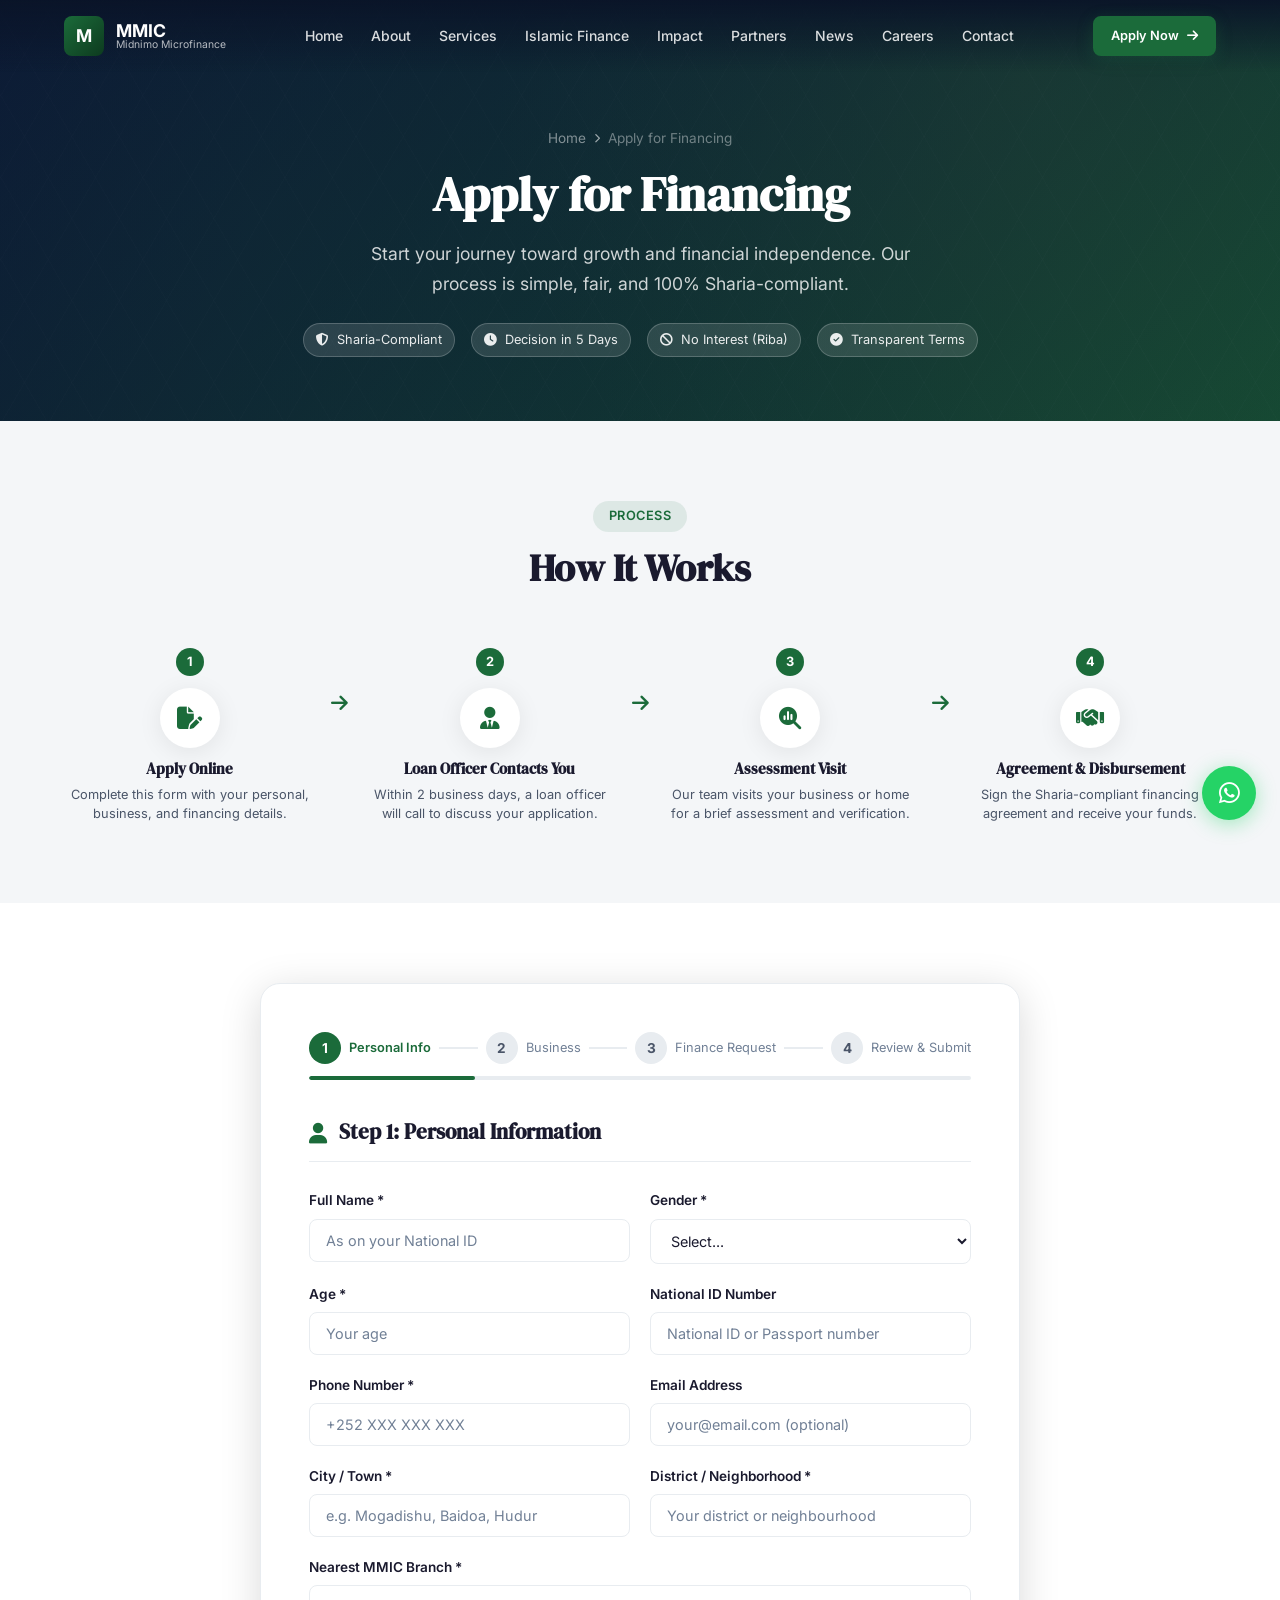
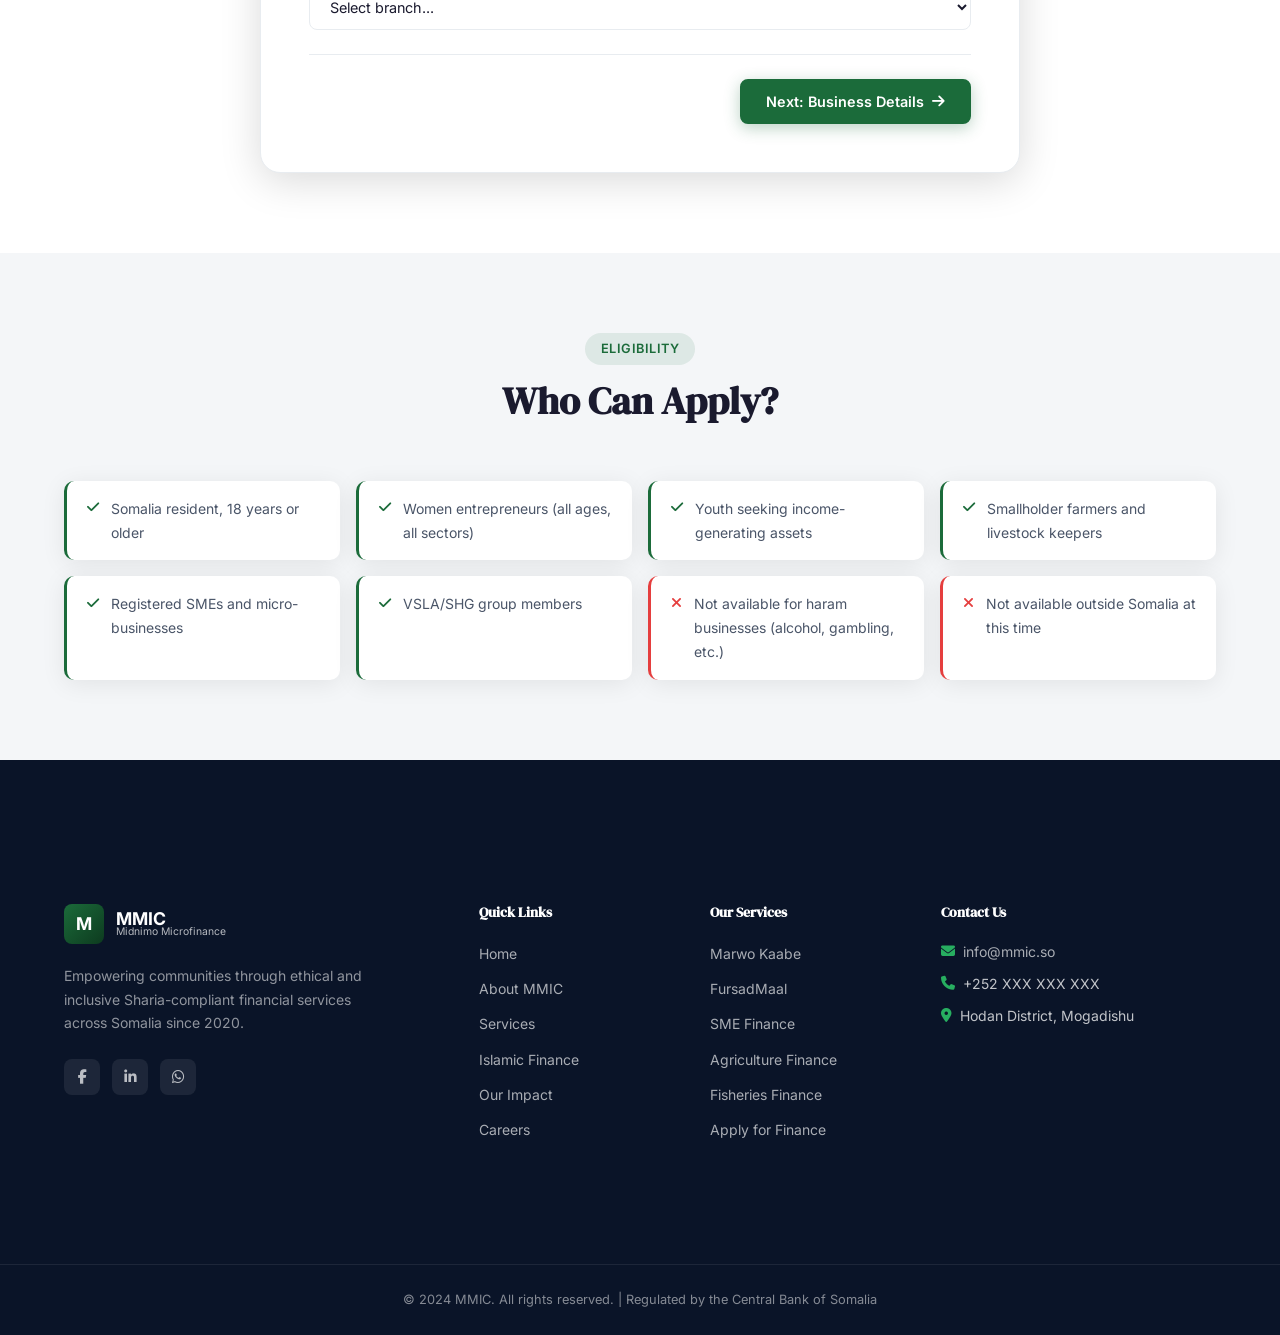
<file: apply.html>
<!DOCTYPE html>
<html lang="en">
<head>
  <meta charset="UTF-8" />
  <meta name="viewport" content="width=device-width, initial-scale=1.0" />
  <title>Apply for Financing – MMIC Midnimo Microfinance</title>
  <meta name="description" content="Apply online for Sharia-compliant microfinance from MMIC. Women, youth, farmers, and SMEs in Somalia can apply in minutes." />
  <meta property="og:title" content="Apply for Financing – MMIC" />
  <meta property="og:url" content="https://www.mmic.so/apply.html" />
  <link rel="icon" href="assets/images/favicon.png" type="image/png" />
  <link rel="preconnect" href="https://fonts.googleapis.com" />
  <link rel="preconnect" href="https://fonts.gstatic.com" crossorigin />
  <link href="https://fonts.googleapis.com/css2?family=DM+Serif+Display:ital@0;1&family=Inter:wght@300;400;500;600;700&display=swap" rel="stylesheet" />
  <link rel="stylesheet" href="https://cdnjs.cloudflare.com/ajax/libs/font-awesome/6.5.0/css/all.min.css" />
  <link rel="stylesheet" href="assets/css/style.css" />
</head>
<body>

<header class="navbar" id="navbar">
  <div class="container navbar-inner">
    <a href="index.html" class="navbar-logo"><div class="logo-mark"><span>M</span></div><div class="logo-text"><span class="logo-name">MMIC</span><span class="logo-sub">Midnimo Microfinance</span></div></a>
    <nav class="navbar-nav" id="navMenu">
      <a href="index.html" class="nav-link">Home</a><a href="about.html" class="nav-link">About</a><a href="services.html" class="nav-link">Services</a><a href="islamic-finance.html" class="nav-link">Islamic Finance</a><a href="impact.html" class="nav-link">Impact</a><a href="partners.html" class="nav-link">Partners</a><a href="news.html" class="nav-link">News</a><a href="careers.html" class="nav-link">Careers</a><a href="contact.html" class="nav-link">Contact</a>
    </nav>
    <div class="navbar-actions">
      <a href="apply.html" class="btn btn-primary btn-sm active">Apply Now <i class="fas fa-arrow-right"></i></a>
      <button class="hamburger" id="hamburger" aria-label="Toggle menu"><span></span><span></span><span></span></button>
    </div>
  </div>
</header>

<section class="page-hero apply-hero">
  <div class="hero-bg-pattern"></div><div class="hero-overlay"></div>
  <div class="container page-hero-content animate-fadeInUp">
    <div class="breadcrumb"><a href="index.html">Home</a> <i class="fas fa-chevron-right"></i> <span>Apply for Financing</span></div>
    <h1>Apply for Financing</h1>
    <p>Start your journey toward growth and financial independence. Our process is simple, fair, and 100% Sharia-compliant.</p>
    <div class="apply-badges">
      <span><i class="fas fa-shield-halved"></i> Sharia-Compliant</span>
      <span><i class="fas fa-clock"></i> Decision in 5 Days</span>
      <span><i class="fas fa-ban"></i> No Interest (Riba)</span>
      <span><i class="fas fa-check-circle"></i> Transparent Terms</span>
    </div>
  </div>
</section>

<!-- HOW IT WORKS -->
<section class="section" style="background:var(--grey-light);">
  <div class="container">
    <div class="section-header animate-on-scroll">
      <div class="section-tag">Process</div>
      <h2 class="section-title">How It Works</h2>
    </div>
    <div class="how-it-works animate-on-scroll">
      <div class="hiw-step"><div class="hiw-num">1</div><div class="hiw-icon"><i class="fas fa-file-pen"></i></div><h3>Apply Online</h3><p>Complete this form with your personal, business, and financing details.</p></div>
      <div class="hiw-arrow"><i class="fas fa-arrow-right"></i></div>
      <div class="hiw-step"><div class="hiw-num">2</div><div class="hiw-icon"><i class="fas fa-user-tie"></i></div><h3>Loan Officer Contacts You</h3><p>Within 2 business days, a loan officer will call to discuss your application.</p></div>
      <div class="hiw-arrow"><i class="fas fa-arrow-right"></i></div>
      <div class="hiw-step"><div class="hiw-num">3</div><div class="hiw-icon"><i class="fas fa-magnifying-glass-chart"></i></div><h3>Assessment Visit</h3><p>Our team visits your business or home for a brief assessment and verification.</p></div>
      <div class="hiw-arrow"><i class="fas fa-arrow-right"></i></div>
      <div class="hiw-step"><div class="hiw-num">4</div><div class="hiw-icon"><i class="fas fa-handshake"></i></div><h3>Agreement &amp; Disbursement</h3><p>Sign the Sharia-compliant financing agreement and receive your funds.</p></div>
    </div>
  </div>
</section>

<!-- MULTI-STEP FORM -->
<section class="section">
  <div class="container">
    <div class="apply-form-wrap animate-on-scroll">

      <!-- PROGRESS BAR -->
      <div class="apply-progress">
        <div class="ap-steps">
          <div class="ap-step active" data-step="1"><div class="ap-step-num">1</div><span>Personal Info</span></div>
          <div class="ap-step-line"></div>
          <div class="ap-step" data-step="2"><div class="ap-step-num">2</div><span>Business</span></div>
          <div class="ap-step-line"></div>
          <div class="ap-step" data-step="3"><div class="ap-step-num">3</div><span>Finance Request</span></div>
          <div class="ap-step-line"></div>
          <div class="ap-step" data-step="4"><div class="ap-step-num">4</div><span>Review &amp; Submit</span></div>
        </div>
        <div class="ap-progress-bar"><div class="ap-progress-fill" id="apProgressFill" style="width:25%"></div></div>
      </div>

      <form id="applyForm" class="premium-form apply-multistep">

        <!-- STEP 1: Personal Info -->
        <div class="apply-step" id="step1">
          <h2 class="step-title"><i class="fas fa-user"></i> Step 1: Personal Information</h2>
          <div class="form-row">
            <div class="form-group"><label for="aFullName">Full Name *</label><input type="text" id="aFullName" name="fullName" required placeholder="As on your National ID" /></div>
            <div class="form-group"><label for="aGender">Gender *</label>
              <select id="aGender" name="gender" required><option value="">Select...</option><option>Female</option><option>Male</option></select>
            </div>
          </div>
          <div class="form-row">
            <div class="form-group"><label for="aAge">Age *</label><input type="number" id="aAge" name="age" min="18" max="70" required placeholder="Your age" /></div>
            <div class="form-group"><label for="aID">National ID Number</label><input type="text" id="aID" name="idNumber" placeholder="National ID or Passport number" /></div>
          </div>
          <div class="form-row">
            <div class="form-group"><label for="aPhone">Phone Number *</label><input type="tel" id="aPhone" name="phone" required placeholder="+252 XXX XXX XXX" /></div>
            <div class="form-group"><label for="aEmail">Email Address</label><input type="email" id="aEmail" name="email" placeholder="your@email.com (optional)" /></div>
          </div>
          <div class="form-row">
            <div class="form-group"><label for="aCity">City / Town *</label><input type="text" id="aCity" name="city" required placeholder="e.g. Mogadishu, Baidoa, Hudur" /></div>
            <div class="form-group"><label for="aDistrict">District / Neighborhood *</label><input type="text" id="aDistrict" name="district" required placeholder="Your district or neighbourhood" /></div>
          </div>
          <div class="form-group"><label for="aBranch">Nearest MMIC Branch *</label>
            <select id="aBranch" name="branch" required><option value="">Select branch...</option><option>Mogadishu (Head Office)</option><option>Baidoa</option><option>Hudur</option></select>
          </div>
          <div class="step-nav"><button type="button" class="btn btn-primary" onclick="nextStep(1)">Next: Business Details <i class="fas fa-arrow-right"></i></button></div>
        </div>

        <!-- STEP 2: Business Details -->
        <div class="apply-step hidden" id="step2">
          <h2 class="step-title"><i class="fas fa-store"></i> Step 2: Business Details</h2>
          <div class="form-row">
            <div class="form-group"><label for="aBizName">Business Name</label><input type="text" id="aBizName" name="bizName" placeholder="Name of your business (if any)" /></div>
            <div class="form-group"><label for="aBizType">Business Type *</label>
              <select id="aBizType" name="bizType" required>
                <option value="">Select...</option>
                <option>Retail / Shop</option>
                <option>Wholesale / Trade</option>
                <option>Food &amp; Beverage</option>
                <option>Tailoring / Fashion</option>
                <option>Transport / Taxi / Boda</option>
                <option>Agriculture / Farming</option>
                <option>Livestock</option>
                <option>Fisheries</option>
                <option>Construction / Contracting</option>
                <option>Technology / Phone repair</option>
                <option>Service Business</option>
                <option>No existing business (new start)</option>
                <option>Other</option>
              </select>
            </div>
          </div>
          <div class="form-row">
            <div class="form-group"><label for="aYearsOp">Years in Operation *</label>
              <select id="aYearsOp" name="yearsOp" required>
                <option value="">Select...</option>
                <option>New business (0 years)</option>
                <option>Less than 1 year</option>
                <option>1–2 years</option>
                <option>3–5 years</option>
                <option>5+ years</option>
              </select>
            </div>
            <div class="form-group"><label for="aMonthlyRevenue">Estimated Monthly Revenue (USD) *</label>
              <select id="aMonthlyRevenue" name="monthlyRevenue" required>
                <option value="">Select range...</option>
                <option>Less than $100</option>
                <option>$100 – $300</option>
                <option>$300 – $600</option>
                <option>$600 – $1,000</option>
                <option>$1,000 – $3,000</option>
                <option>More than $3,000</option>
              </select>
            </div>
          </div>
          <div class="form-group"><label for="aBizDesc">Describe Your Business *</label><textarea id="aBizDesc" name="bizDesc" rows="4" required placeholder="What does your business do? Where do you operate? Who are your customers?"></textarea></div>
          <div class="step-nav">
            <button type="button" class="btn btn-outline" onclick="prevStep(2)"><i class="fas fa-arrow-left"></i> Back</button>
            <button type="button" class="btn btn-primary" onclick="nextStep(2)">Next: Finance Request <i class="fas fa-arrow-right"></i></button>
          </div>
        </div>

        <!-- STEP 3: Finance Request -->
        <div class="apply-step hidden" id="step3">
          <h2 class="step-title"><i class="fas fa-dollar-sign"></i> Step 3: Financing Request</h2>
          <div class="form-row">
            <div class="form-group"><label for="aProduct">Financing Product *</label>
              <select id="aProduct" name="product" required>
                <option value="">Select product...</option>
                <option>Marwo Kaabe – Women Financing</option>
                <option>FursadMaal – Youth Work Asset Finance</option>
                <option>E-Fursad – Technology &amp; Home Assets</option>
                <option>SME Finance</option>
                <option>Agriculture Finance</option>
                <option>Livestock Finance</option>
                <option>Fisheries Finance</option>
                <option>VSLA/SHG Linkage Finance</option>
                <option>Not sure – need advice</option>
              </select>
            </div>
            <div class="form-group"><label for="aAmount">Financing Amount Requested (USD) *</label>
              <select id="aAmount" name="amount" required>
                <option value="">Select range...</option>
                <option>$100 – $300</option>
                <option>$300 – $500</option>
                <option>$500 – $1,000</option>
                <option>$1,000 – $3,000</option>
                <option>$3,000 – $5,000</option>
                <option>$5,000 – $10,000</option>
                <option>More than $10,000</option>
              </select>
            </div>
          </div>
          <div class="form-group"><label for="aPurpose">Purpose of Financing *</label><textarea id="aPurpose" name="purpose" rows="4" required placeholder="How will you use the financing? What assets or goods will you buy? How will it generate income?"></textarea></div>
          <div class="form-row">
            <div class="form-group"><label for="aRepayment">Preferred Repayment Period *</label>
              <select id="aRepayment" name="repayment" required>
                <option value="">Select...</option>
                <option>3 months</option>
                <option>6 months</option>
                <option>12 months</option>
                <option>18 months</option>
                <option>24 months</option>
                <option>36 months</option>
              </select>
            </div>
            <div class="form-group"><label for="aGuarantor">Guarantor / Collateral Available?</label>
              <select id="aGuarantor" name="guarantor">
                <option value="">Select...</option>
                <option>Yes – Group guarantee (VSLA/friends)</option>
                <option>Yes – Individual guarantor</option>
                <option>Yes – Asset collateral</option>
                <option>No collateral (first-time applicant)</option>
              </select>
            </div>
          </div>
          <div class="step-nav">
            <button type="button" class="btn btn-outline" onclick="prevStep(3)"><i class="fas fa-arrow-left"></i> Back</button>
            <button type="button" class="btn btn-primary" onclick="nextStep(3)">Review Application <i class="fas fa-arrow-right"></i></button>
          </div>
        </div>

        <!-- STEP 4: Review & Submit -->
        <div class="apply-step hidden" id="step4">
          <h2 class="step-title"><i class="fas fa-check-circle"></i> Step 4: Review &amp; Submit</h2>
          <div class="review-box" id="reviewBox">
            <!-- JS populates this -->
          </div>
          <div class="apply-declaration">
            <label class="form-check">
              <input type="checkbox" id="aDeclaration" required />
              <span>I declare that the information provided in this application is accurate and complete. I understand that providing false information may result in rejection of my application. I consent to MMIC contacting me to discuss my financing request.</span>
            </label>
          </div>
          <div class="step-nav">
            <button type="button" class="btn btn-outline" onclick="prevStep(4)"><i class="fas fa-arrow-left"></i> Back</button>
            <button type="button" class="btn btn-primary btn-lg" onclick="submitApplyForm()"><i class="fas fa-paper-plane"></i> Submit Application</button>
          </div>
          <p style="margin-top:1.5rem;text-align:center;color:var(--text-light);font-size:0.875rem;">Or send your application via WhatsApp: <a href="https://wa.me/252XXXXXXXXX?text=Hello%20MMIC%2C%20I%20would%20like%20to%20apply%20for%20financing." target="_blank" rel="noopener" style="color:var(--green);"><i class="fab fa-whatsapp"></i> Chat with us</a></p>
        </div>

        <!-- SUCCESS -->
        <div class="apply-step hidden" id="step5">
          <div class="apply-success">
            <div class="apply-success-icon"><i class="fas fa-check-circle"></i></div>
            <h2>Application Submitted!</h2>
            <p>Thank you for applying to MMIC. Your application has been received and will be reviewed by our team.</p>
            <div class="apply-next-steps">
              <h3>What Happens Next?</h3>
              <ol>
                <li><strong>Within 2 business days:</strong> A loan officer will contact you by phone to confirm receipt and discuss your application.</li>
                <li><strong>Within 5 business days:</strong> We will schedule a brief assessment visit or meeting.</li>
                <li><strong>Financing Decision:</strong> You will receive a decision and, if approved, sign the Sharia-compliant financing agreement.</li>
              </ol>
            </div>
            <div class="apply-success-actions">
              <a href="index.html" class="btn btn-primary">Back to Home</a>
              <a href="https://wa.me/252XXXXXXXXX?text=Hello%20MMIC%2C%20I%20just%20submitted%20a%20financing%20application." class="btn btn-outline" target="_blank" rel="noopener"><i class="fab fa-whatsapp"></i> Follow Up on WhatsApp</a>
            </div>
          </div>
        </div>

      </form>
    </div>
  </div>
</section>

<!-- ELIGIBILITY -->
<section class="section" style="background:var(--grey-light);">
  <div class="container">
    <div class="section-header animate-on-scroll">
      <div class="section-tag">Eligibility</div>
      <h2 class="section-title">Who Can Apply?</h2>
    </div>
    <div class="eligibility-grid animate-on-scroll">
      <div class="elig-card green"><i class="fas fa-check"></i><p>Somalia resident, 18 years or older</p></div>
      <div class="elig-card green"><i class="fas fa-check"></i><p>Women entrepreneurs (all ages, all sectors)</p></div>
      <div class="elig-card green"><i class="fas fa-check"></i><p>Youth seeking income-generating assets</p></div>
      <div class="elig-card green"><i class="fas fa-check"></i><p>Smallholder farmers and livestock keepers</p></div>
      <div class="elig-card green"><i class="fas fa-check"></i><p>Registered SMEs and micro-businesses</p></div>
      <div class="elig-card green"><i class="fas fa-check"></i><p>VSLA/SHG group members</p></div>
      <div class="elig-card red"><i class="fas fa-times"></i><p>Not available for haram businesses (alcohol, gambling, etc.)</p></div>
      <div class="elig-card red"><i class="fas fa-times"></i><p>Not available outside Somalia at this time</p></div>
    </div>
  </div>
</section>

<footer class="footer">
  <div class="footer-top"><div class="container footer-grid">
    <div class="footer-brand"><div class="footer-logo"><div class="logo-mark"><span>M</span></div><div class="logo-text"><span class="logo-name">MMIC</span><span class="logo-sub">Midnimo Microfinance</span></div></div><p>Empowering communities through ethical and inclusive Sharia-compliant financial services across Somalia since 2020.</p><div class="footer-social"><a href="https://facebook.com/mmic.so" target="_blank" rel="noopener"><i class="fab fa-facebook-f"></i></a><a href="https://linkedin.com/company/mmic-somalia" target="_blank" rel="noopener"><i class="fab fa-linkedin-in"></i></a><a href="https://wa.me/252XXXXXXXXX" target="_blank" rel="noopener"><i class="fab fa-whatsapp"></i></a></div></div>
    <div class="footer-col"><h4>Quick Links</h4><ul><li><a href="index.html">Home</a></li><li><a href="about.html">About MMIC</a></li><li><a href="services.html">Services</a></li><li><a href="islamic-finance.html">Islamic Finance</a></li><li><a href="impact.html">Our Impact</a></li><li><a href="careers.html">Careers</a></li></ul></div>
    <div class="footer-col"><h4>Our Services</h4><ul><li><a href="services.html#marwo-kaabe">Marwo Kaabe</a></li><li><a href="services.html#fursadmaal">FursadMaal</a></li><li><a href="services.html#sme">SME Finance</a></li><li><a href="services.html#agriculture">Agriculture Finance</a></li><li><a href="services.html#fisheries">Fisheries Finance</a></li><li><a href="apply.html">Apply for Finance</a></li></ul></div>
    <div class="footer-col"><h4>Contact Us</h4><ul class="footer-contact"><li><i class="fas fa-envelope"></i><a href="mailto:info@mmic.so">info@mmic.so</a></li><li><i class="fas fa-phone"></i>+252 XXX XXX XXX</li><li><i class="fas fa-map-marker-alt"></i>Hodan District, Mogadishu</li></ul></div>
  </div></div>
  <div class="footer-bottom"><div class="container footer-bottom-inner"><p>© 2024 MMIC. All rights reserved. | Regulated by the Central Bank of Somalia</p></div></div>
</footer>

<a href="https://wa.me/252XXXXXXXXX?text=Hello%20MMIC%2C%20I%20would%20like%20to%20apply%20for%20financing." class="whatsapp-float" target="_blank" rel="noopener" aria-label="Chat on WhatsApp"><i class="fab fa-whatsapp"></i></a>
<button class="scroll-top" id="scrollTop" aria-label="Scroll to top"><i class="fas fa-arrow-up"></i></button>
<script src="assets/js/main.js"></script>
</body>
</html>
</file>
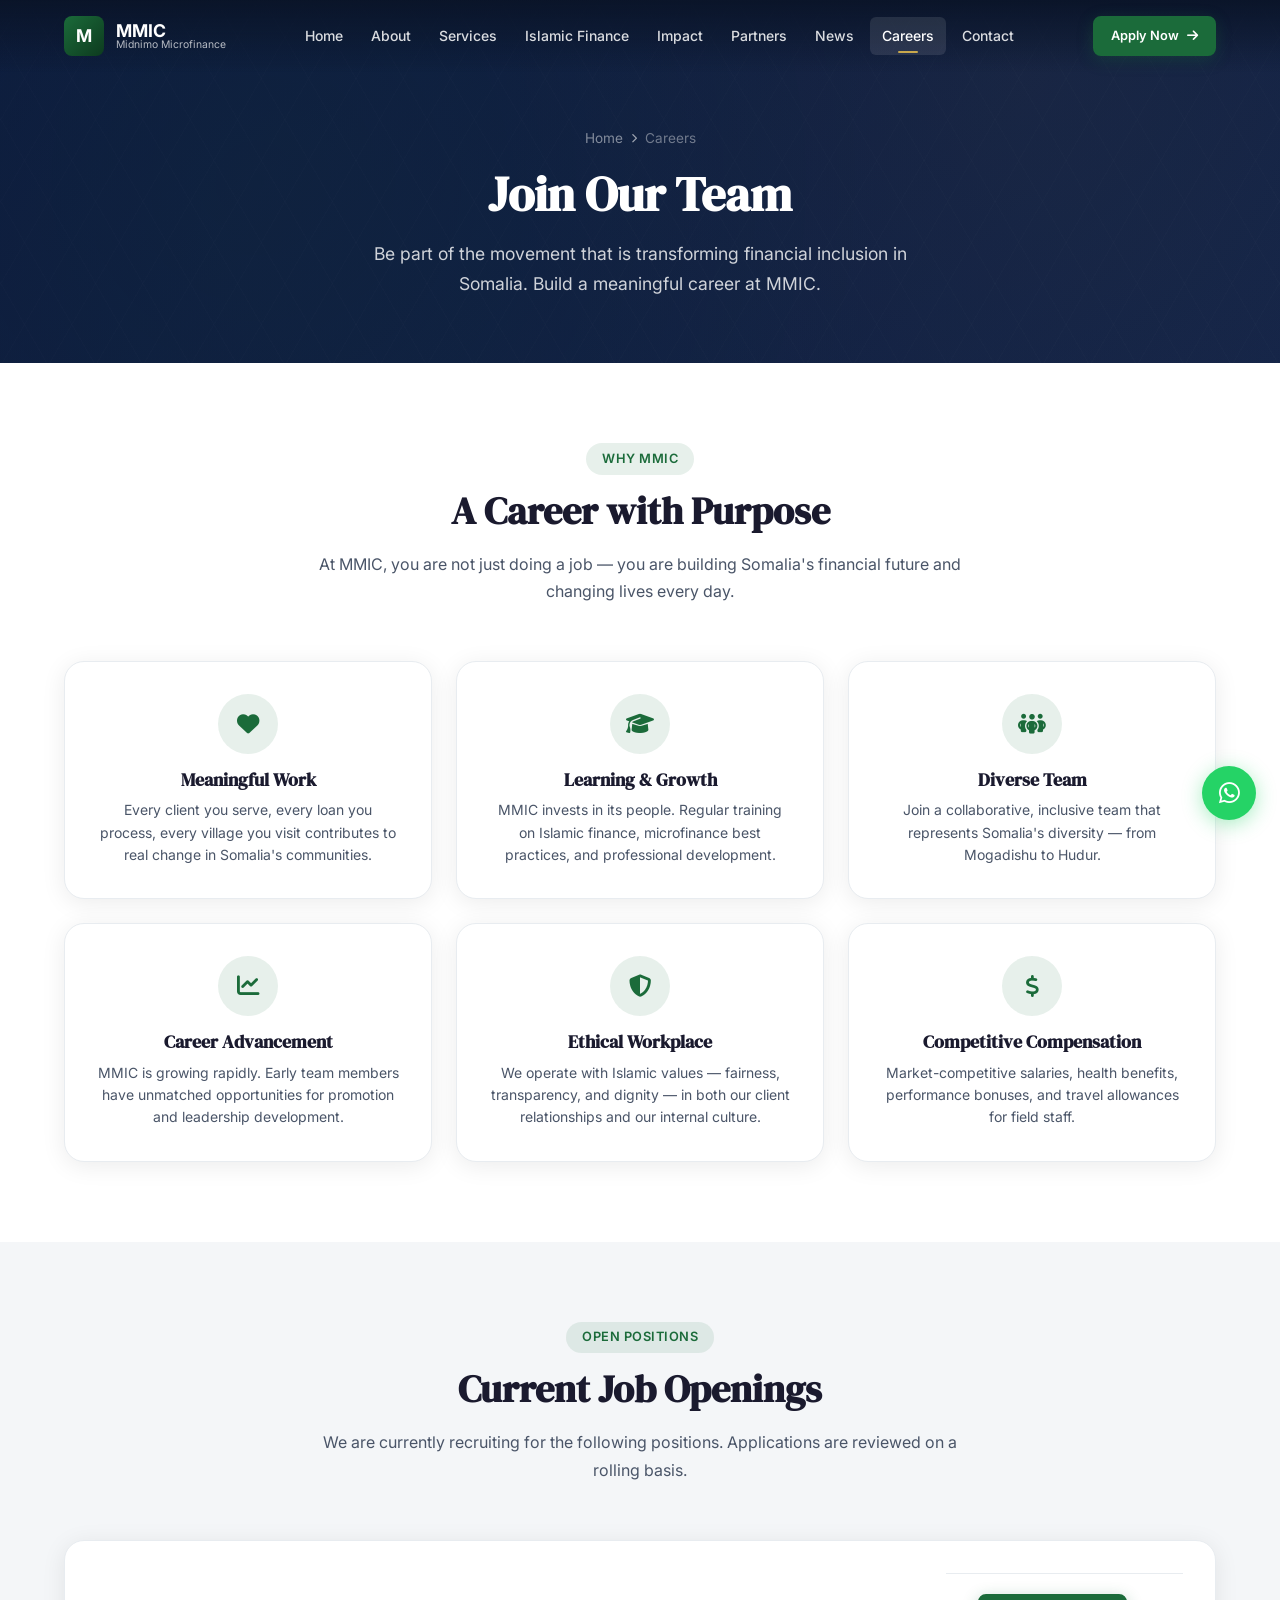
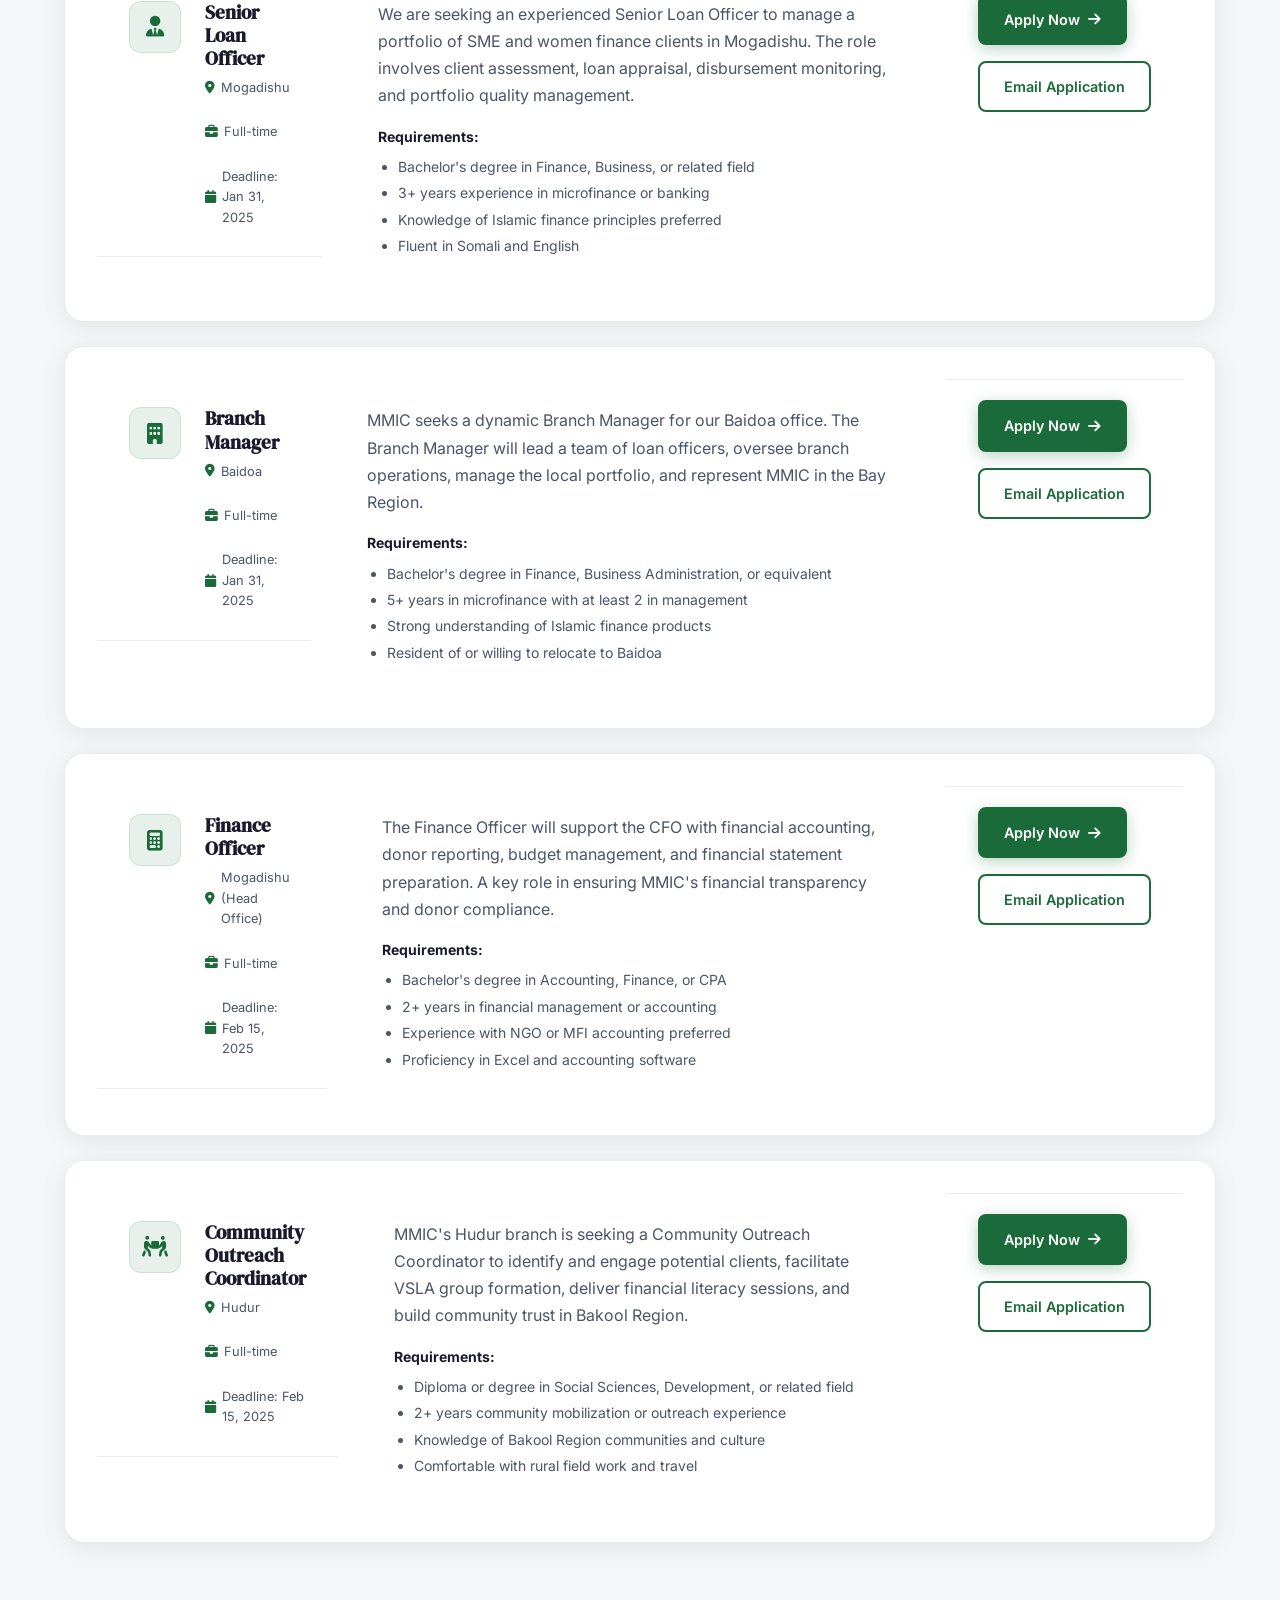
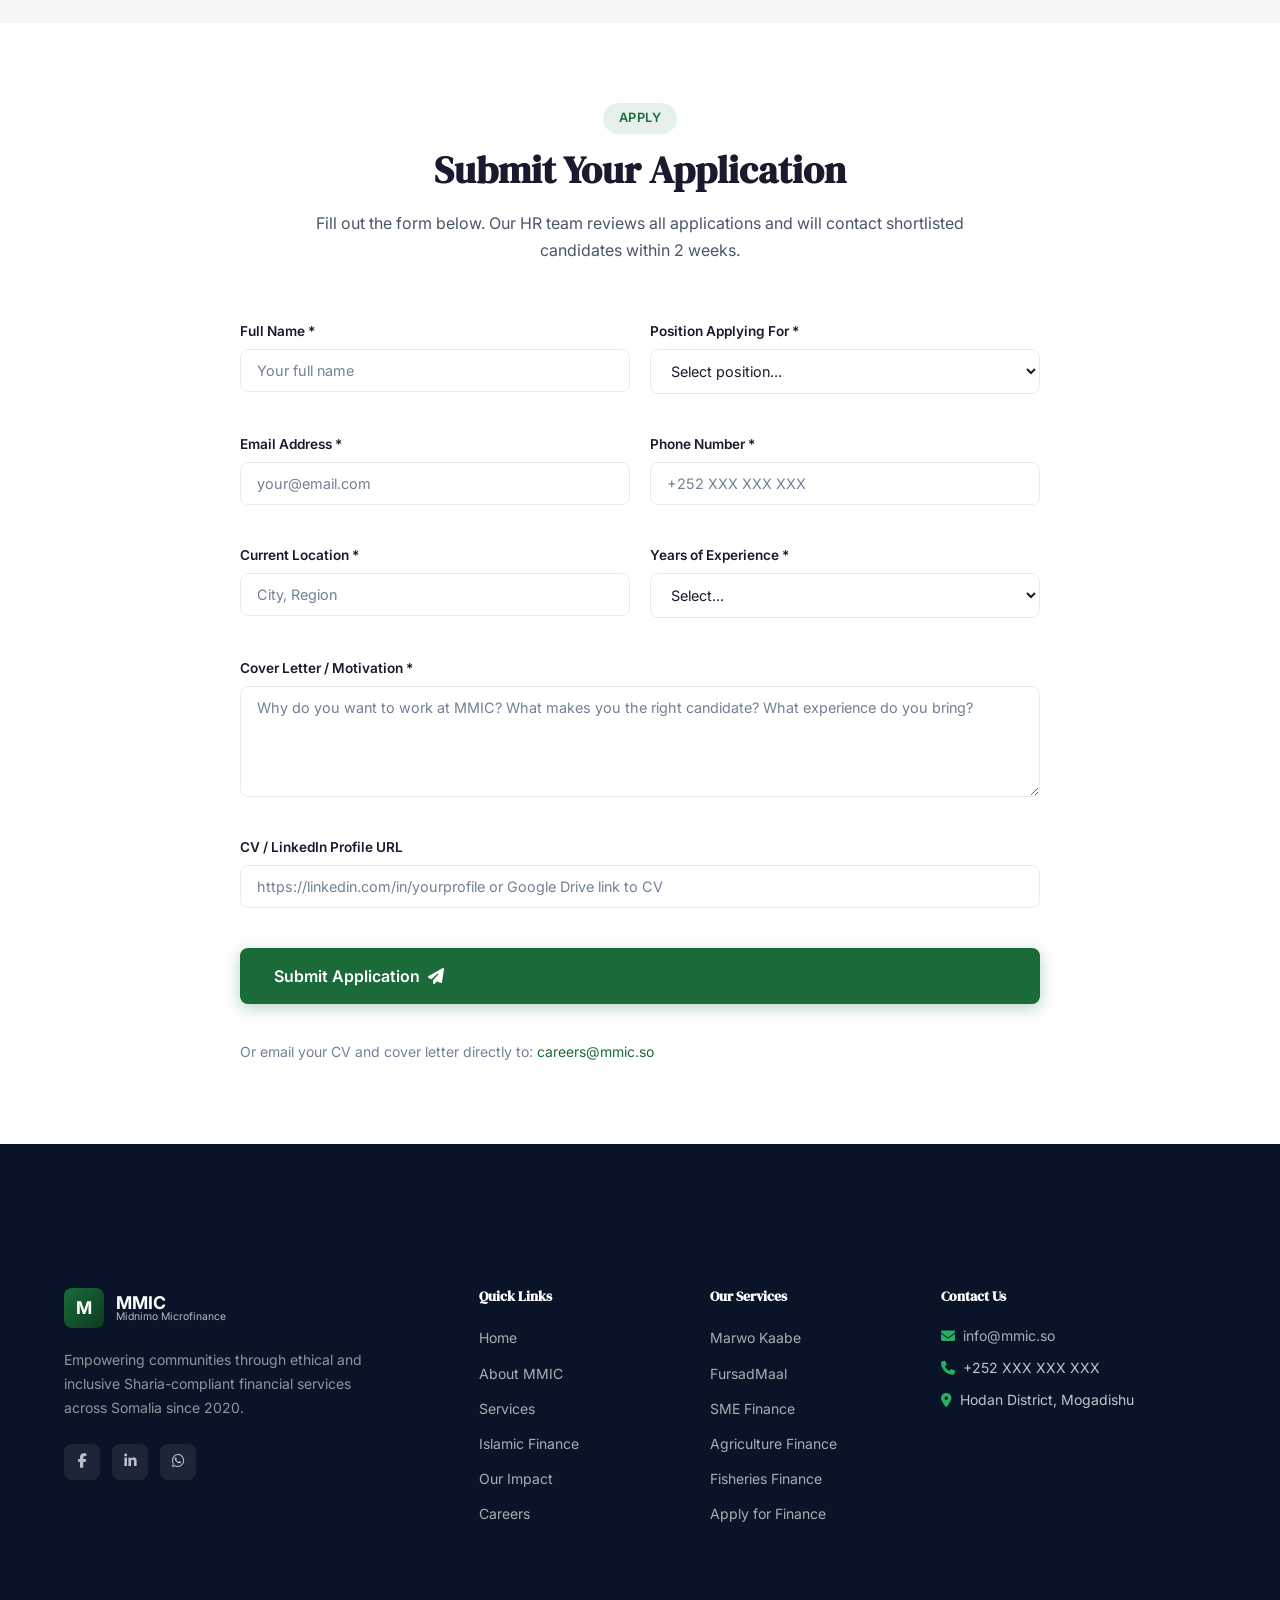
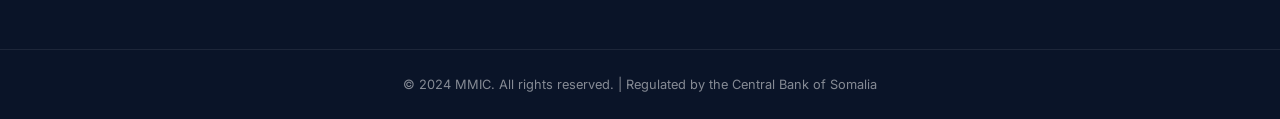
<file: careers.html>
<!DOCTYPE html>
<html lang="en">
<head>
  <meta charset="UTF-8" />
  <meta name="viewport" content="width=device-width, initial-scale=1.0" />
  <title>Careers – Join the MMIC Team</title>
  <meta name="description" content="Explore career opportunities at MMIC. Join Somalia's leading Sharia-compliant microfinance institution and help build financially inclusive communities." />
  <meta property="og:title" content="Careers at MMIC – Join Our Team" />
  <meta property="og:url" content="https://www.mmic.so/careers.html" />
  <link rel="icon" href="assets/images/favicon.png" type="image/png" />
  <link rel="preconnect" href="https://fonts.googleapis.com" />
  <link rel="preconnect" href="https://fonts.gstatic.com" crossorigin />
  <link href="https://fonts.googleapis.com/css2?family=DM+Serif+Display:ital@0;1&family=Inter:wght@300;400;500;600;700&display=swap" rel="stylesheet" />
  <link rel="stylesheet" href="https://cdnjs.cloudflare.com/ajax/libs/font-awesome/6.5.0/css/all.min.css" />
  <link rel="stylesheet" href="assets/css/style.css" />
</head>
<body>

<header class="navbar" id="navbar">
  <div class="container navbar-inner">
    <a href="index.html" class="navbar-logo"><div class="logo-mark"><span>M</span></div><div class="logo-text"><span class="logo-name">MMIC</span><span class="logo-sub">Midnimo Microfinance</span></div></a>
    <nav class="navbar-nav" id="navMenu">
      <a href="index.html" class="nav-link">Home</a><a href="about.html" class="nav-link">About</a><a href="services.html" class="nav-link">Services</a><a href="islamic-finance.html" class="nav-link">Islamic Finance</a><a href="impact.html" class="nav-link">Impact</a><a href="partners.html" class="nav-link">Partners</a><a href="news.html" class="nav-link">News</a><a href="careers.html" class="nav-link active">Careers</a><a href="contact.html" class="nav-link">Contact</a>
    </nav>
    <div class="navbar-actions">
      <a href="apply.html" class="btn btn-primary btn-sm">Apply Now <i class="fas fa-arrow-right"></i></a>
      <button class="hamburger" id="hamburger" aria-label="Toggle menu"><span></span><span></span><span></span></button>
    </div>
  </div>
</header>

<section class="page-hero">
  <div class="hero-bg-pattern"></div><div class="hero-overlay"></div>
  <div class="container page-hero-content animate-fadeInUp">
    <div class="breadcrumb"><a href="index.html">Home</a> <i class="fas fa-chevron-right"></i> <span>Careers</span></div>
    <h1>Join Our Team</h1>
    <p>Be part of the movement that is transforming financial inclusion in Somalia. Build a meaningful career at MMIC.</p>
  </div>
</section>

<!-- WHY WORK -->
<section class="section">
  <div class="container">
    <div class="section-header animate-on-scroll">
      <div class="section-tag">Why MMIC</div>
      <h2 class="section-title">A Career with Purpose</h2>
      <p class="section-desc">At MMIC, you are not just doing a job — you are building Somalia's financial future and changing lives every day.</p>
    </div>
    <div class="why-work-grid">
      <div class="ww-card animate-on-scroll"><div class="ww-icon"><i class="fas fa-heart"></i></div><h3>Meaningful Work</h3><p>Every client you serve, every loan you process, every village you visit contributes to real change in Somalia's communities.</p></div>
      <div class="ww-card animate-on-scroll"><div class="ww-icon"><i class="fas fa-graduation-cap"></i></div><h3>Learning &amp; Growth</h3><p>MMIC invests in its people. Regular training on Islamic finance, microfinance best practices, and professional development.</p></div>
      <div class="ww-card animate-on-scroll"><div class="ww-icon"><i class="fas fa-people-group"></i></div><h3>Diverse Team</h3><p>Join a collaborative, inclusive team that represents Somalia's diversity — from Mogadishu to Hudur.</p></div>
      <div class="ww-card animate-on-scroll"><div class="ww-icon"><i class="fas fa-chart-line"></i></div><h3>Career Advancement</h3><p>MMIC is growing rapidly. Early team members have unmatched opportunities for promotion and leadership development.</p></div>
      <div class="ww-card animate-on-scroll"><div class="ww-icon"><i class="fas fa-shield-halved"></i></div><h3>Ethical Workplace</h3><p>We operate with Islamic values — fairness, transparency, and dignity — in both our client relationships and our internal culture.</p></div>
      <div class="ww-card animate-on-scroll"><div class="ww-icon"><i class="fas fa-dollar-sign"></i></div><h3>Competitive Compensation</h3><p>Market-competitive salaries, health benefits, performance bonuses, and travel allowances for field staff.</p></div>
    </div>
  </div>
</section>

<!-- OPEN POSITIONS -->
<section class="section" style="background:var(--grey-light);">
  <div class="container">
    <div class="section-header animate-on-scroll">
      <div class="section-tag">Open Positions</div>
      <h2 class="section-title">Current Job Openings</h2>
      <p class="section-desc">We are currently recruiting for the following positions. Applications are reviewed on a rolling basis.</p>
    </div>
    <div class="jobs-grid">

      <div class="job-card animate-on-scroll">
        <div class="job-header">
          <div class="job-icon"><i class="fas fa-user-tie"></i></div>
          <div class="job-title-wrap">
            <h3>Senior Loan Officer</h3>
            <div class="job-meta">
              <span><i class="fas fa-map-marker-alt"></i> Mogadishu</span>
              <span><i class="fas fa-briefcase"></i> Full-time</span>
              <span><i class="fas fa-calendar"></i> Deadline: Jan 31, 2025</span>
            </div>
          </div>
        </div>
        <div class="job-body">
          <p>We are seeking an experienced Senior Loan Officer to manage a portfolio of SME and women finance clients in Mogadishu. The role involves client assessment, loan appraisal, disbursement monitoring, and portfolio quality management.</p>
          <div class="job-reqs"><strong>Requirements:</strong>
            <ul>
              <li>Bachelor's degree in Finance, Business, or related field</li>
              <li>3+ years experience in microfinance or banking</li>
              <li>Knowledge of Islamic finance principles preferred</li>
              <li>Fluent in Somali and English</li>
            </ul>
          </div>
        </div>
        <div class="job-actions">
          <a href="#apply-form" class="btn btn-primary">Apply Now <i class="fas fa-arrow-right"></i></a>
          <a href="mailto:careers@mmic.so?subject=Application: Senior Loan Officer - Mogadishu" class="btn btn-outline">Email Application</a>
        </div>
      </div>

      <div class="job-card animate-on-scroll">
        <div class="job-header">
          <div class="job-icon"><i class="fas fa-building"></i></div>
          <div class="job-title-wrap">
            <h3>Branch Manager</h3>
            <div class="job-meta">
              <span><i class="fas fa-map-marker-alt"></i> Baidoa</span>
              <span><i class="fas fa-briefcase"></i> Full-time</span>
              <span><i class="fas fa-calendar"></i> Deadline: Jan 31, 2025</span>
            </div>
          </div>
        </div>
        <div class="job-body">
          <p>MMIC seeks a dynamic Branch Manager for our Baidoa office. The Branch Manager will lead a team of loan officers, oversee branch operations, manage the local portfolio, and represent MMIC in the Bay Region.</p>
          <div class="job-reqs"><strong>Requirements:</strong>
            <ul>
              <li>Bachelor's degree in Finance, Business Administration, or equivalent</li>
              <li>5+ years in microfinance with at least 2 in management</li>
              <li>Strong understanding of Islamic finance products</li>
              <li>Resident of or willing to relocate to Baidoa</li>
            </ul>
          </div>
        </div>
        <div class="job-actions">
          <a href="#apply-form" class="btn btn-primary">Apply Now <i class="fas fa-arrow-right"></i></a>
          <a href="mailto:careers@mmic.so?subject=Application: Branch Manager - Baidoa" class="btn btn-outline">Email Application</a>
        </div>
      </div>

      <div class="job-card animate-on-scroll">
        <div class="job-header">
          <div class="job-icon"><i class="fas fa-calculator"></i></div>
          <div class="job-title-wrap">
            <h3>Finance Officer</h3>
            <div class="job-meta">
              <span><i class="fas fa-map-marker-alt"></i> Mogadishu (Head Office)</span>
              <span><i class="fas fa-briefcase"></i> Full-time</span>
              <span><i class="fas fa-calendar"></i> Deadline: Feb 15, 2025</span>
            </div>
          </div>
        </div>
        <div class="job-body">
          <p>The Finance Officer will support the CFO with financial accounting, donor reporting, budget management, and financial statement preparation. A key role in ensuring MMIC's financial transparency and donor compliance.</p>
          <div class="job-reqs"><strong>Requirements:</strong>
            <ul>
              <li>Bachelor's degree in Accounting, Finance, or CPA</li>
              <li>2+ years in financial management or accounting</li>
              <li>Experience with NGO or MFI accounting preferred</li>
              <li>Proficiency in Excel and accounting software</li>
            </ul>
          </div>
        </div>
        <div class="job-actions">
          <a href="#apply-form" class="btn btn-primary">Apply Now <i class="fas fa-arrow-right"></i></a>
          <a href="mailto:careers@mmic.so?subject=Application: Finance Officer - Mogadishu" class="btn btn-outline">Email Application</a>
        </div>
      </div>

      <div class="job-card animate-on-scroll">
        <div class="job-header">
          <div class="job-icon"><i class="fas fa-people-carry-box"></i></div>
          <div class="job-title-wrap">
            <h3>Community Outreach Coordinator</h3>
            <div class="job-meta">
              <span><i class="fas fa-map-marker-alt"></i> Hudur</span>
              <span><i class="fas fa-briefcase"></i> Full-time</span>
              <span><i class="fas fa-calendar"></i> Deadline: Feb 15, 2025</span>
            </div>
          </div>
        </div>
        <div class="job-body">
          <p>MMIC's Hudur branch is seeking a Community Outreach Coordinator to identify and engage potential clients, facilitate VSLA group formation, deliver financial literacy sessions, and build community trust in Bakool Region.</p>
          <div class="job-reqs"><strong>Requirements:</strong>
            <ul>
              <li>Diploma or degree in Social Sciences, Development, or related field</li>
              <li>2+ years community mobilization or outreach experience</li>
              <li>Knowledge of Bakool Region communities and culture</li>
              <li>Comfortable with rural field work and travel</li>
            </ul>
          </div>
        </div>
        <div class="job-actions">
          <a href="#apply-form" class="btn btn-primary">Apply Now <i class="fas fa-arrow-right"></i></a>
          <a href="mailto:careers@mmic.so?subject=Application: Community Outreach - Hudur" class="btn btn-outline">Email Application</a>
        </div>
      </div>

    </div>
  </div>
</section>

<!-- APPLICATION FORM -->
<section class="section" id="apply-form">
  <div class="container">
    <div class="section-header animate-on-scroll">
      <div class="section-tag">Apply</div>
      <h2 class="section-title">Submit Your Application</h2>
      <p class="section-desc">Fill out the form below. Our HR team reviews all applications and will contact shortlisted candidates within 2 weeks.</p>
    </div>
    <div class="partner-form-wrap animate-on-scroll">
      <form class="premium-form" id="careerForm" onsubmit="submitCareerForm(event)">
        <div class="form-row">
          <div class="form-group"><label for="cFullName">Full Name *</label><input type="text" id="cFullName" name="fullName" required placeholder="Your full name" /></div>
          <div class="form-group"><label for="cPosition">Position Applying For *</label>
            <select id="cPosition" name="position" required>
              <option value="">Select position...</option>
              <option>Senior Loan Officer – Mogadishu</option>
              <option>Branch Manager – Baidoa</option>
              <option>Finance Officer – Mogadishu</option>
              <option>Community Outreach Coordinator – Hudur</option>
              <option>Open Application (No current vacancy)</option>
            </select>
          </div>
        </div>
        <div class="form-row">
          <div class="form-group"><label for="cEmail">Email Address *</label><input type="email" id="cEmail" name="email" required placeholder="your@email.com" /></div>
          <div class="form-group"><label for="cPhone">Phone Number *</label><input type="tel" id="cPhone" name="phone" required placeholder="+252 XXX XXX XXX" /></div>
        </div>
        <div class="form-row">
          <div class="form-group"><label for="cLocation">Current Location *</label><input type="text" id="cLocation" name="location" required placeholder="City, Region" /></div>
          <div class="form-group"><label for="cExperience">Years of Experience *</label>
            <select id="cExperience" name="experience" required>
              <option value="">Select...</option>
              <option>0–1 year (Fresh graduate)</option>
              <option>1–3 years</option>
              <option>3–5 years</option>
              <option>5–10 years</option>
              <option>10+ years</option>
            </select>
          </div>
        </div>
        <div class="form-group"><label for="cCoverLetter">Cover Letter / Motivation *</label><textarea id="cCoverLetter" name="coverLetter" rows="5" required placeholder="Why do you want to work at MMIC? What makes you the right candidate? What experience do you bring?"></textarea></div>
        <div class="form-group"><label for="cCVLink">CV / LinkedIn Profile URL</label><input type="url" id="cCVLink" name="cvLink" placeholder="https://linkedin.com/in/yourprofile or Google Drive link to CV" /></div>
        <button type="submit" class="btn btn-primary btn-lg">Submit Application <i class="fas fa-paper-plane"></i></button>
        <p style="margin-top:1rem;color:var(--text-light);font-size:0.875rem;">Or email your CV and cover letter directly to: <a href="mailto:careers@mmic.so" style="color:var(--green);">careers@mmic.so</a></p>
        <div id="careerFormSuccess" class="form-success" style="display:none;"><i class="fas fa-check-circle"></i> Application received! Our HR team will review and contact shortlisted candidates within 2 weeks.</div>
      </form>
    </div>
  </div>
</section>

<footer class="footer">
  <div class="footer-top"><div class="container footer-grid">
    <div class="footer-brand"><div class="footer-logo"><div class="logo-mark"><span>M</span></div><div class="logo-text"><span class="logo-name">MMIC</span><span class="logo-sub">Midnimo Microfinance</span></div></div><p>Empowering communities through ethical and inclusive Sharia-compliant financial services across Somalia since 2020.</p><div class="footer-social"><a href="https://facebook.com/mmic.so" target="_blank" rel="noopener"><i class="fab fa-facebook-f"></i></a><a href="https://linkedin.com/company/mmic-somalia" target="_blank" rel="noopener"><i class="fab fa-linkedin-in"></i></a><a href="https://wa.me/252XXXXXXXXX" target="_blank" rel="noopener"><i class="fab fa-whatsapp"></i></a></div></div>
    <div class="footer-col"><h4>Quick Links</h4><ul><li><a href="index.html">Home</a></li><li><a href="about.html">About MMIC</a></li><li><a href="services.html">Services</a></li><li><a href="islamic-finance.html">Islamic Finance</a></li><li><a href="impact.html">Our Impact</a></li><li><a href="careers.html">Careers</a></li></ul></div>
    <div class="footer-col"><h4>Our Services</h4><ul><li><a href="services.html#marwo-kaabe">Marwo Kaabe</a></li><li><a href="services.html#fursadmaal">FursadMaal</a></li><li><a href="services.html#sme">SME Finance</a></li><li><a href="services.html#agriculture">Agriculture Finance</a></li><li><a href="services.html#fisheries">Fisheries Finance</a></li><li><a href="apply.html">Apply for Finance</a></li></ul></div>
    <div class="footer-col"><h4>Contact Us</h4><ul class="footer-contact"><li><i class="fas fa-envelope"></i><a href="mailto:info@mmic.so">info@mmic.so</a></li><li><i class="fas fa-phone"></i>+252 XXX XXX XXX</li><li><i class="fas fa-map-marker-alt"></i>Hodan District, Mogadishu</li></ul></div>
  </div></div>
  <div class="footer-bottom"><div class="container footer-bottom-inner"><p>© 2024 MMIC. All rights reserved. | Regulated by the Central Bank of Somalia</p></div></div>
</footer>

<a href="https://wa.me/252XXXXXXXXX?text=Hello%20MMIC%2C%20I%20am%20interested%20in%20a%20career%20opportunity." class="whatsapp-float" target="_blank" rel="noopener" aria-label="Chat on WhatsApp"><i class="fab fa-whatsapp"></i></a>
<button class="scroll-top" id="scrollTop" aria-label="Scroll to top"><i class="fas fa-arrow-up"></i></button>
<script src="assets/js/main.js"></script>
</body>
</html>
</file>
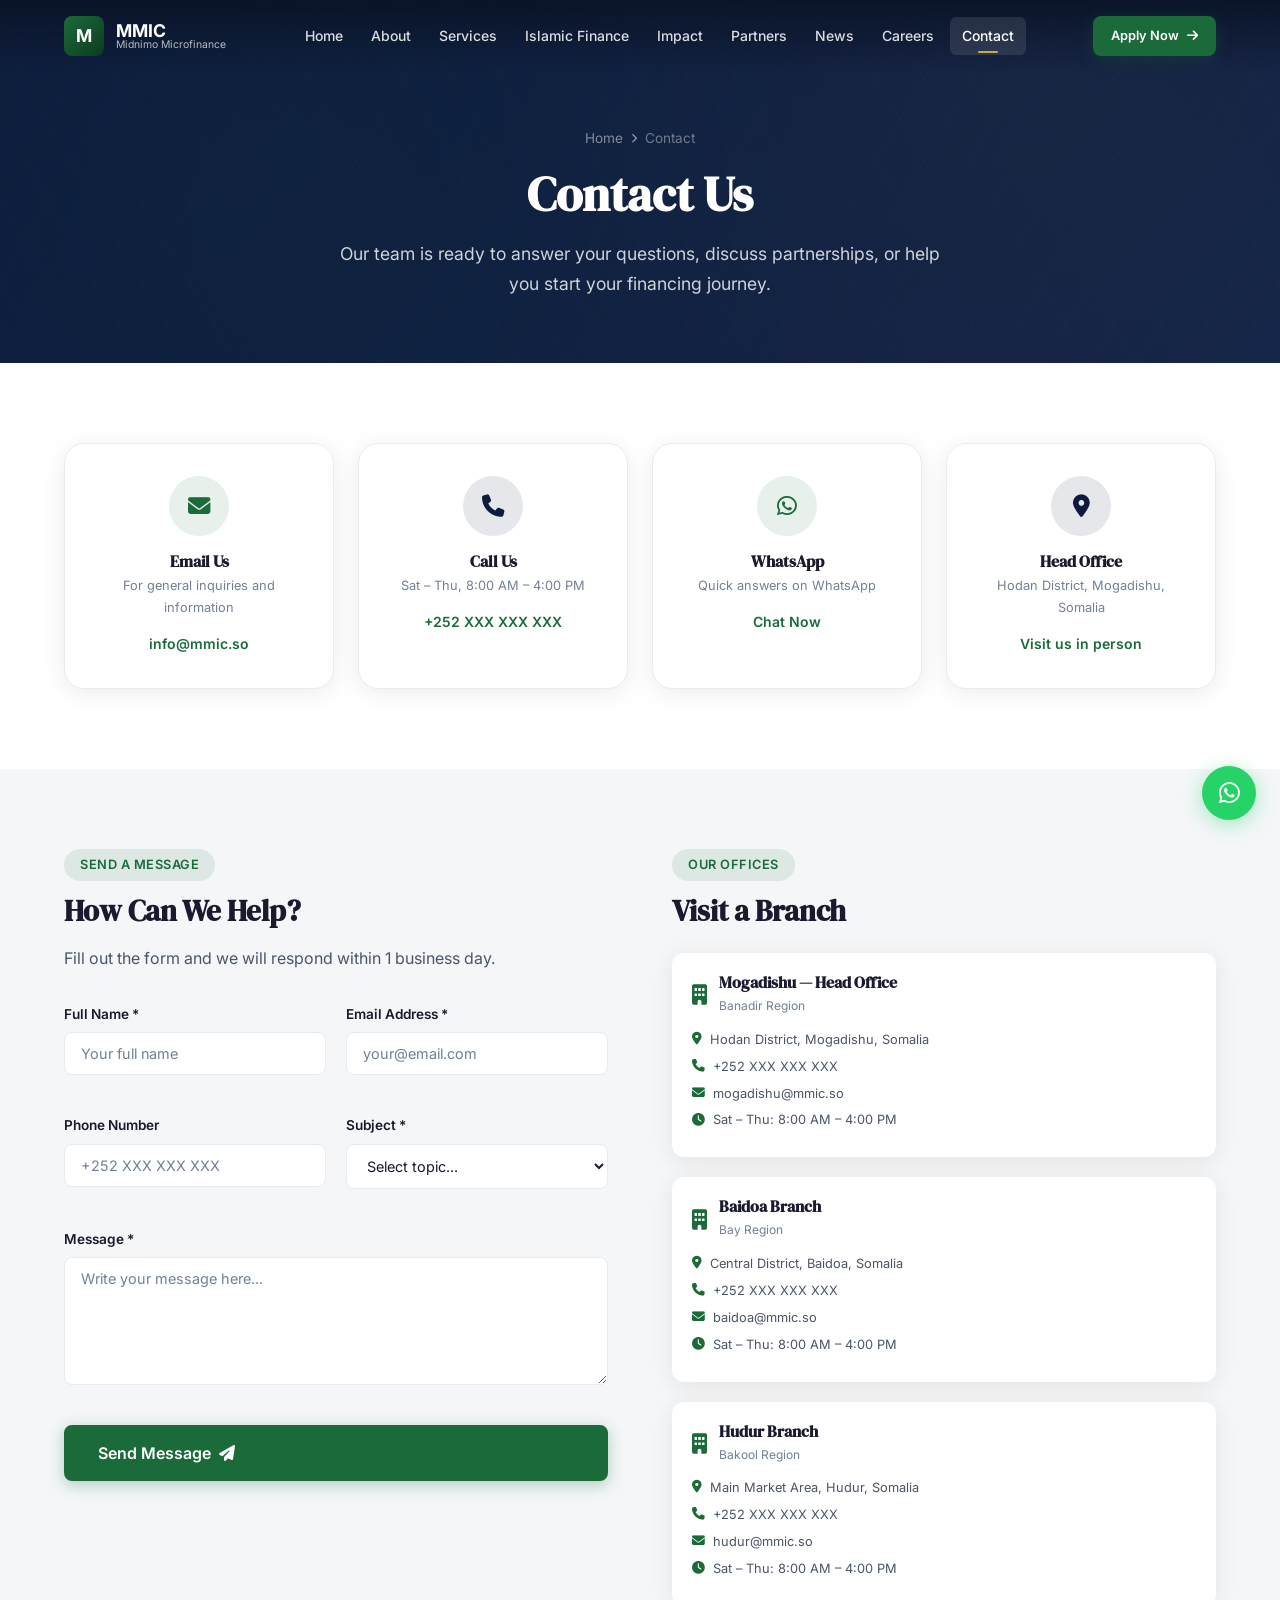
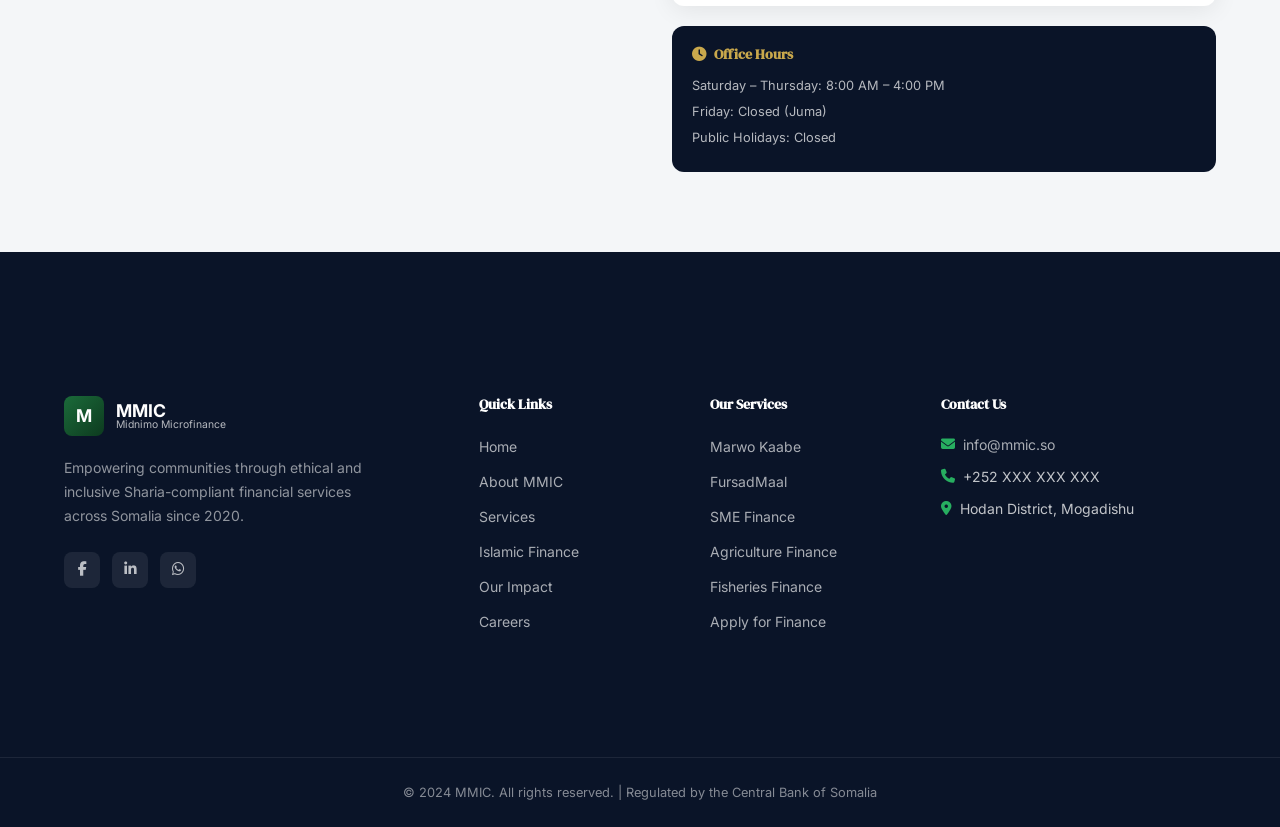
<file: contact.html>
<!DOCTYPE html>
<html lang="en">
<head>
  <meta charset="UTF-8" />
  <meta name="viewport" content="width=device-width, initial-scale=1.0" />
  <title>Contact Us – MMIC Midnimo Microfinance</title>
  <meta name="description" content="Contact MMIC for financing inquiries, partnership discussions, or general questions. Offices in Mogadishu, Baidoa, and Hudur." />
  <meta property="og:title" content="Contact MMIC – Get in Touch" />
  <meta property="og:url" content="https://www.mmic.so/contact.html" />
  <link rel="icon" href="assets/images/favicon.png" type="image/png" />
  <link rel="preconnect" href="https://fonts.googleapis.com" />
  <link rel="preconnect" href="https://fonts.gstatic.com" crossorigin />
  <link href="https://fonts.googleapis.com/css2?family=DM+Serif+Display:ital@0;1&family=Inter:wght@300;400;500;600;700&display=swap" rel="stylesheet" />
  <link rel="stylesheet" href="https://cdnjs.cloudflare.com/ajax/libs/font-awesome/6.5.0/css/all.min.css" />
  <link rel="stylesheet" href="assets/css/style.css" />
</head>
<body>

<header class="navbar" id="navbar">
  <div class="container navbar-inner">
    <a href="index.html" class="navbar-logo"><div class="logo-mark"><span>M</span></div><div class="logo-text"><span class="logo-name">MMIC</span><span class="logo-sub">Midnimo Microfinance</span></div></a>
    <nav class="navbar-nav" id="navMenu">
      <a href="index.html" class="nav-link">Home</a><a href="about.html" class="nav-link">About</a><a href="services.html" class="nav-link">Services</a><a href="islamic-finance.html" class="nav-link">Islamic Finance</a><a href="impact.html" class="nav-link">Impact</a><a href="partners.html" class="nav-link">Partners</a><a href="news.html" class="nav-link">News</a><a href="careers.html" class="nav-link">Careers</a><a href="contact.html" class="nav-link active">Contact</a>
    </nav>
    <div class="navbar-actions">
      <a href="apply.html" class="btn btn-primary btn-sm">Apply Now <i class="fas fa-arrow-right"></i></a>
      <button class="hamburger" id="hamburger" aria-label="Toggle menu"><span></span><span></span><span></span></button>
    </div>
  </div>
</header>

<section class="page-hero">
  <div class="hero-bg-pattern"></div><div class="hero-overlay"></div>
  <div class="container page-hero-content animate-fadeInUp">
    <div class="breadcrumb"><a href="index.html">Home</a> <i class="fas fa-chevron-right"></i> <span>Contact</span></div>
    <h1>Contact Us</h1>
    <p>Our team is ready to answer your questions, discuss partnerships, or help you start your financing journey.</p>
  </div>
</section>

<!-- CONTACT INFO CARDS -->
<section class="section">
  <div class="container">
    <div class="contact-info-grid animate-on-scroll">
      <div class="ci-card">
        <div class="ci-icon green"><i class="fas fa-envelope"></i></div>
        <h3>Email Us</h3>
        <p>For general inquiries and information</p>
        <a href="mailto:info@mmic.so" class="ci-link">info@mmic.so</a>
      </div>
      <div class="ci-card">
        <div class="ci-icon blue"><i class="fas fa-phone"></i></div>
        <h3>Call Us</h3>
        <p>Sat – Thu, 8:00 AM – 4:00 PM</p>
        <a href="tel:+252XXXXXXXXX" class="ci-link">+252 XXX XXX XXX</a>
      </div>
      <div class="ci-card">
        <div class="ci-icon green"><i class="fab fa-whatsapp"></i></div>
        <h3>WhatsApp</h3>
        <p>Quick answers on WhatsApp</p>
        <a href="https://wa.me/252XXXXXXXXX?text=Hello%20MMIC%2C%20I%20have%20a%20question." class="ci-link" target="_blank" rel="noopener">Chat Now</a>
      </div>
      <div class="ci-card">
        <div class="ci-icon blue"><i class="fas fa-map-marker-alt"></i></div>
        <h3>Head Office</h3>
        <p>Hodan District, Mogadishu, Somalia</p>
        <span class="ci-link">Visit us in person</span>
      </div>
    </div>
  </div>
</section>

<!-- CONTACT FORM + BRANCHES -->
<section class="section" style="background:var(--grey-light);">
  <div class="container contact-layout">
    <!-- FORM -->
    <div class="contact-form-wrap animate-on-scroll">
      <div class="section-tag">Send a Message</div>
      <h2 class="section-title" style="font-size:1.8rem;">How Can We Help?</h2>
      <p style="margin-bottom:2rem;color:var(--text-medium);">Fill out the form and we will respond within 1 business day.</p>
      <form class="premium-form" id="contactForm" onsubmit="submitContactForm(event)">
        <div class="form-row">
          <div class="form-group"><label for="ctName">Full Name *</label><input type="text" id="ctName" name="name" required placeholder="Your full name" /></div>
          <div class="form-group"><label for="ctEmail">Email Address *</label><input type="email" id="ctEmail" name="email" required placeholder="your@email.com" /></div>
        </div>
        <div class="form-row">
          <div class="form-group"><label for="ctPhone">Phone Number</label><input type="tel" id="ctPhone" name="phone" placeholder="+252 XXX XXX XXX" /></div>
          <div class="form-group"><label for="ctSubject">Subject *</label>
            <select id="ctSubject" name="subject" required>
              <option value="">Select topic...</option>
              <option>Financing Inquiry</option>
              <option>Partnership / Donor Inquiry</option>
              <option>Careers</option>
              <option>Islamic Finance Questions</option>
              <option>Media / Press</option>
              <option>Complaint or Feedback</option>
              <option>Other</option>
            </select>
          </div>
        </div>
        <div class="form-group"><label for="ctMessage">Message *</label><textarea id="ctMessage" name="message" rows="6" required placeholder="Write your message here..."></textarea></div>
        <button type="submit" class="btn btn-primary btn-lg">Send Message <i class="fas fa-paper-plane"></i></button>
        <div id="contactFormSuccess" class="form-success" style="display:none;"><i class="fas fa-check-circle"></i> Message sent! We will reply within 1 business day.</div>
      </form>
    </div>

    <!-- BRANCHES -->
    <div class="contact-branches animate-on-scroll">
      <div class="section-tag">Our Offices</div>
      <h2 class="section-title" style="font-size:1.8rem;">Visit a Branch</h2>
      <div class="contact-branch-list">
        <div class="cb-item">
          <div class="cb-header"><i class="fas fa-building"></i><div><h3>Mogadishu — Head Office</h3><span>Banadir Region</span></div></div>
          <ul>
            <li><i class="fas fa-map-marker-alt"></i> Hodan District, Mogadishu, Somalia</li>
            <li><i class="fas fa-phone"></i> +252 XXX XXX XXX</li>
            <li><i class="fas fa-envelope"></i> mogadishu@mmic.so</li>
            <li><i class="fas fa-clock"></i> Sat – Thu: 8:00 AM – 4:00 PM</li>
          </ul>
        </div>
        <div class="cb-item">
          <div class="cb-header"><i class="fas fa-building"></i><div><h3>Baidoa Branch</h3><span>Bay Region</span></div></div>
          <ul>
            <li><i class="fas fa-map-marker-alt"></i> Central District, Baidoa, Somalia</li>
            <li><i class="fas fa-phone"></i> +252 XXX XXX XXX</li>
            <li><i class="fas fa-envelope"></i> baidoa@mmic.so</li>
            <li><i class="fas fa-clock"></i> Sat – Thu: 8:00 AM – 4:00 PM</li>
          </ul>
        </div>
        <div class="cb-item">
          <div class="cb-header"><i class="fas fa-building"></i><div><h3>Hudur Branch</h3><span>Bakool Region</span></div></div>
          <ul>
            <li><i class="fas fa-map-marker-alt"></i> Main Market Area, Hudur, Somalia</li>
            <li><i class="fas fa-phone"></i> +252 XXX XXX XXX</li>
            <li><i class="fas fa-envelope"></i> hudur@mmic.so</li>
            <li><i class="fas fa-clock"></i> Sat – Thu: 8:00 AM – 4:00 PM</li>
          </ul>
        </div>
        <div class="office-hours-box">
          <h4><i class="fas fa-clock"></i> Office Hours</h4>
          <p>Saturday – Thursday: 8:00 AM – 4:00 PM</p>
          <p>Friday: Closed (Juma)</p>
          <p>Public Holidays: Closed</p>
        </div>
      </div>
    </div>
  </div>
</section>

<footer class="footer">
  <div class="footer-top"><div class="container footer-grid">
    <div class="footer-brand"><div class="footer-logo"><div class="logo-mark"><span>M</span></div><div class="logo-text"><span class="logo-name">MMIC</span><span class="logo-sub">Midnimo Microfinance</span></div></div><p>Empowering communities through ethical and inclusive Sharia-compliant financial services across Somalia since 2020.</p><div class="footer-social"><a href="https://facebook.com/mmic.so" target="_blank" rel="noopener"><i class="fab fa-facebook-f"></i></a><a href="https://linkedin.com/company/mmic-somalia" target="_blank" rel="noopener"><i class="fab fa-linkedin-in"></i></a><a href="https://wa.me/252XXXXXXXXX" target="_blank" rel="noopener"><i class="fab fa-whatsapp"></i></a></div></div>
    <div class="footer-col"><h4>Quick Links</h4><ul><li><a href="index.html">Home</a></li><li><a href="about.html">About MMIC</a></li><li><a href="services.html">Services</a></li><li><a href="islamic-finance.html">Islamic Finance</a></li><li><a href="impact.html">Our Impact</a></li><li><a href="careers.html">Careers</a></li></ul></div>
    <div class="footer-col"><h4>Our Services</h4><ul><li><a href="services.html#marwo-kaabe">Marwo Kaabe</a></li><li><a href="services.html#fursadmaal">FursadMaal</a></li><li><a href="services.html#sme">SME Finance</a></li><li><a href="services.html#agriculture">Agriculture Finance</a></li><li><a href="services.html#fisheries">Fisheries Finance</a></li><li><a href="apply.html">Apply for Finance</a></li></ul></div>
    <div class="footer-col"><h4>Contact Us</h4><ul class="footer-contact"><li><i class="fas fa-envelope"></i><a href="mailto:info@mmic.so">info@mmic.so</a></li><li><i class="fas fa-phone"></i>+252 XXX XXX XXX</li><li><i class="fas fa-map-marker-alt"></i>Hodan District, Mogadishu</li></ul></div>
  </div></div>
  <div class="footer-bottom"><div class="container footer-bottom-inner"><p>© 2024 MMIC. All rights reserved. | Regulated by the Central Bank of Somalia</p></div></div>
</footer>

<a href="https://wa.me/252XXXXXXXXX?text=Hello%20MMIC%2C%20I%20have%20a%20question." class="whatsapp-float" target="_blank" rel="noopener" aria-label="Chat on WhatsApp"><i class="fab fa-whatsapp"></i></a>
<button class="scroll-top" id="scrollTop" aria-label="Scroll to top"><i class="fas fa-arrow-up"></i></button>
<script src="assets/js/main.js"></script>
</body>
</html>
</file>
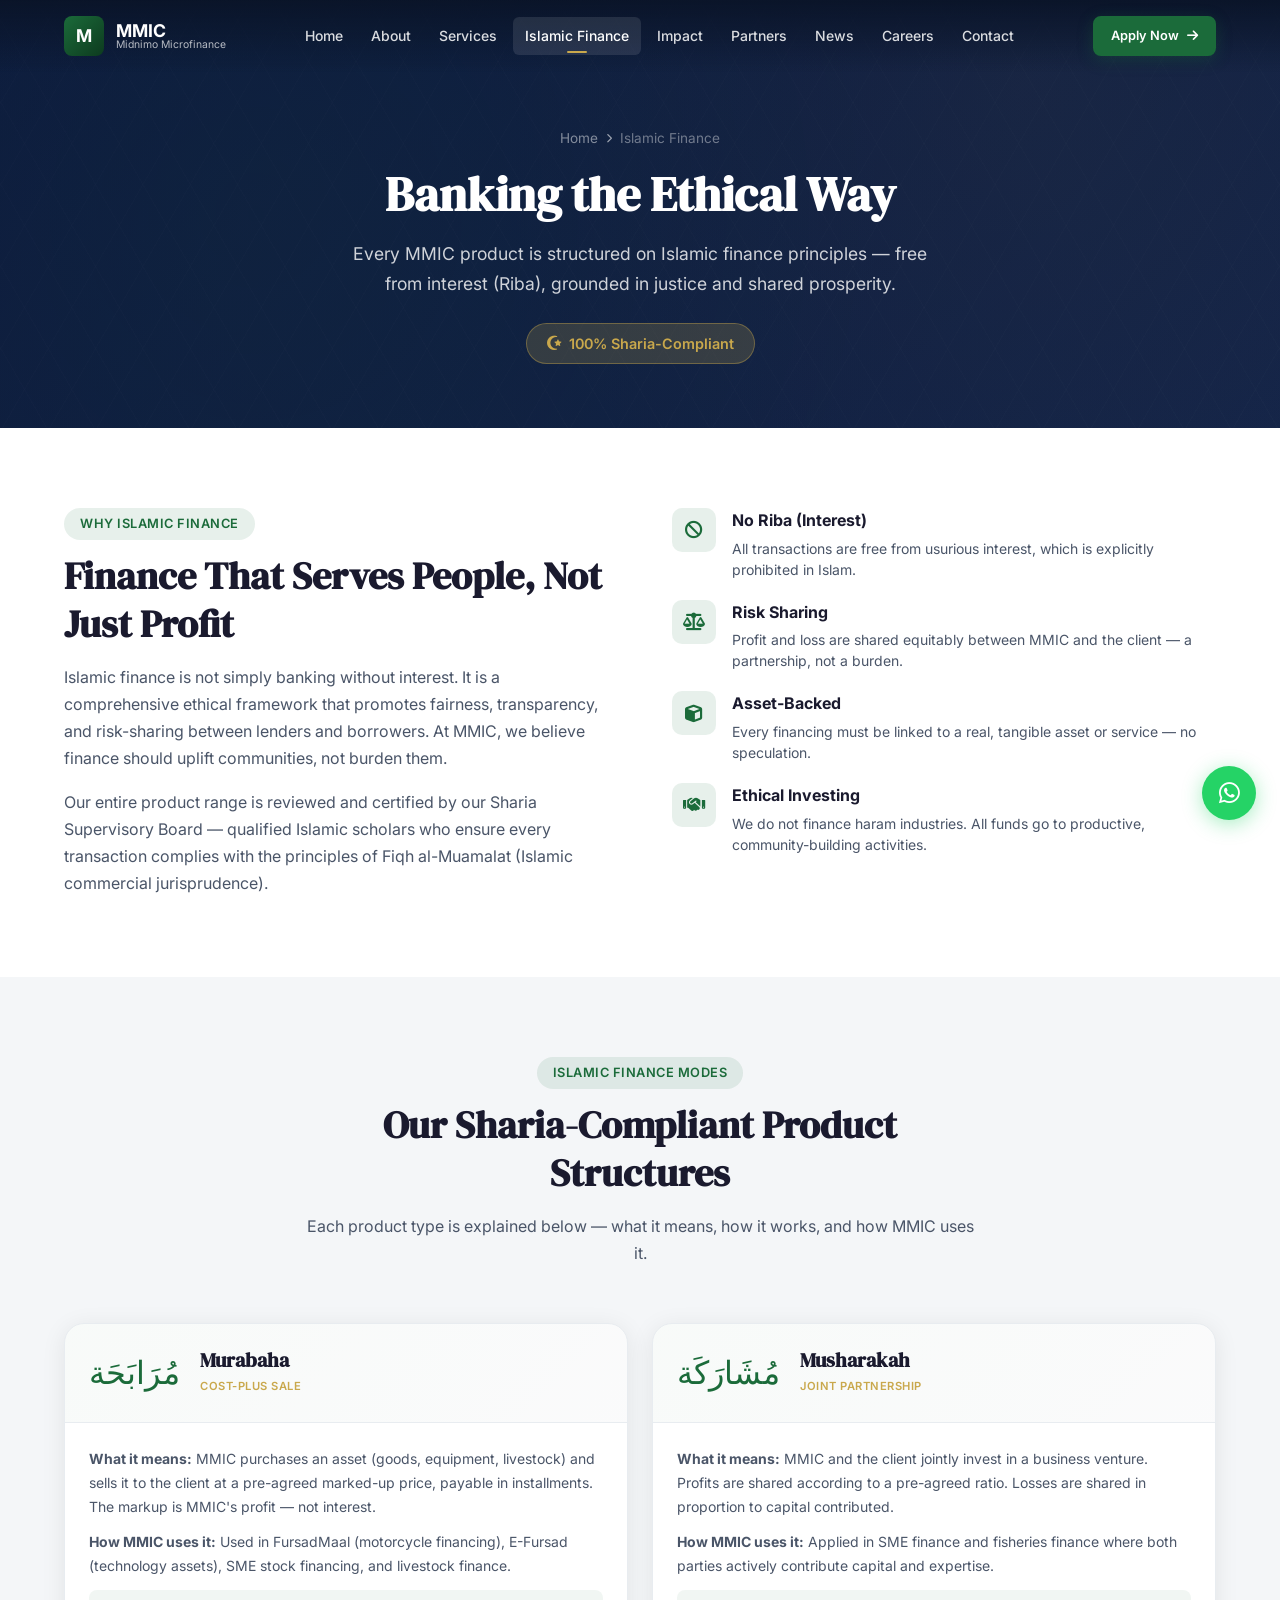
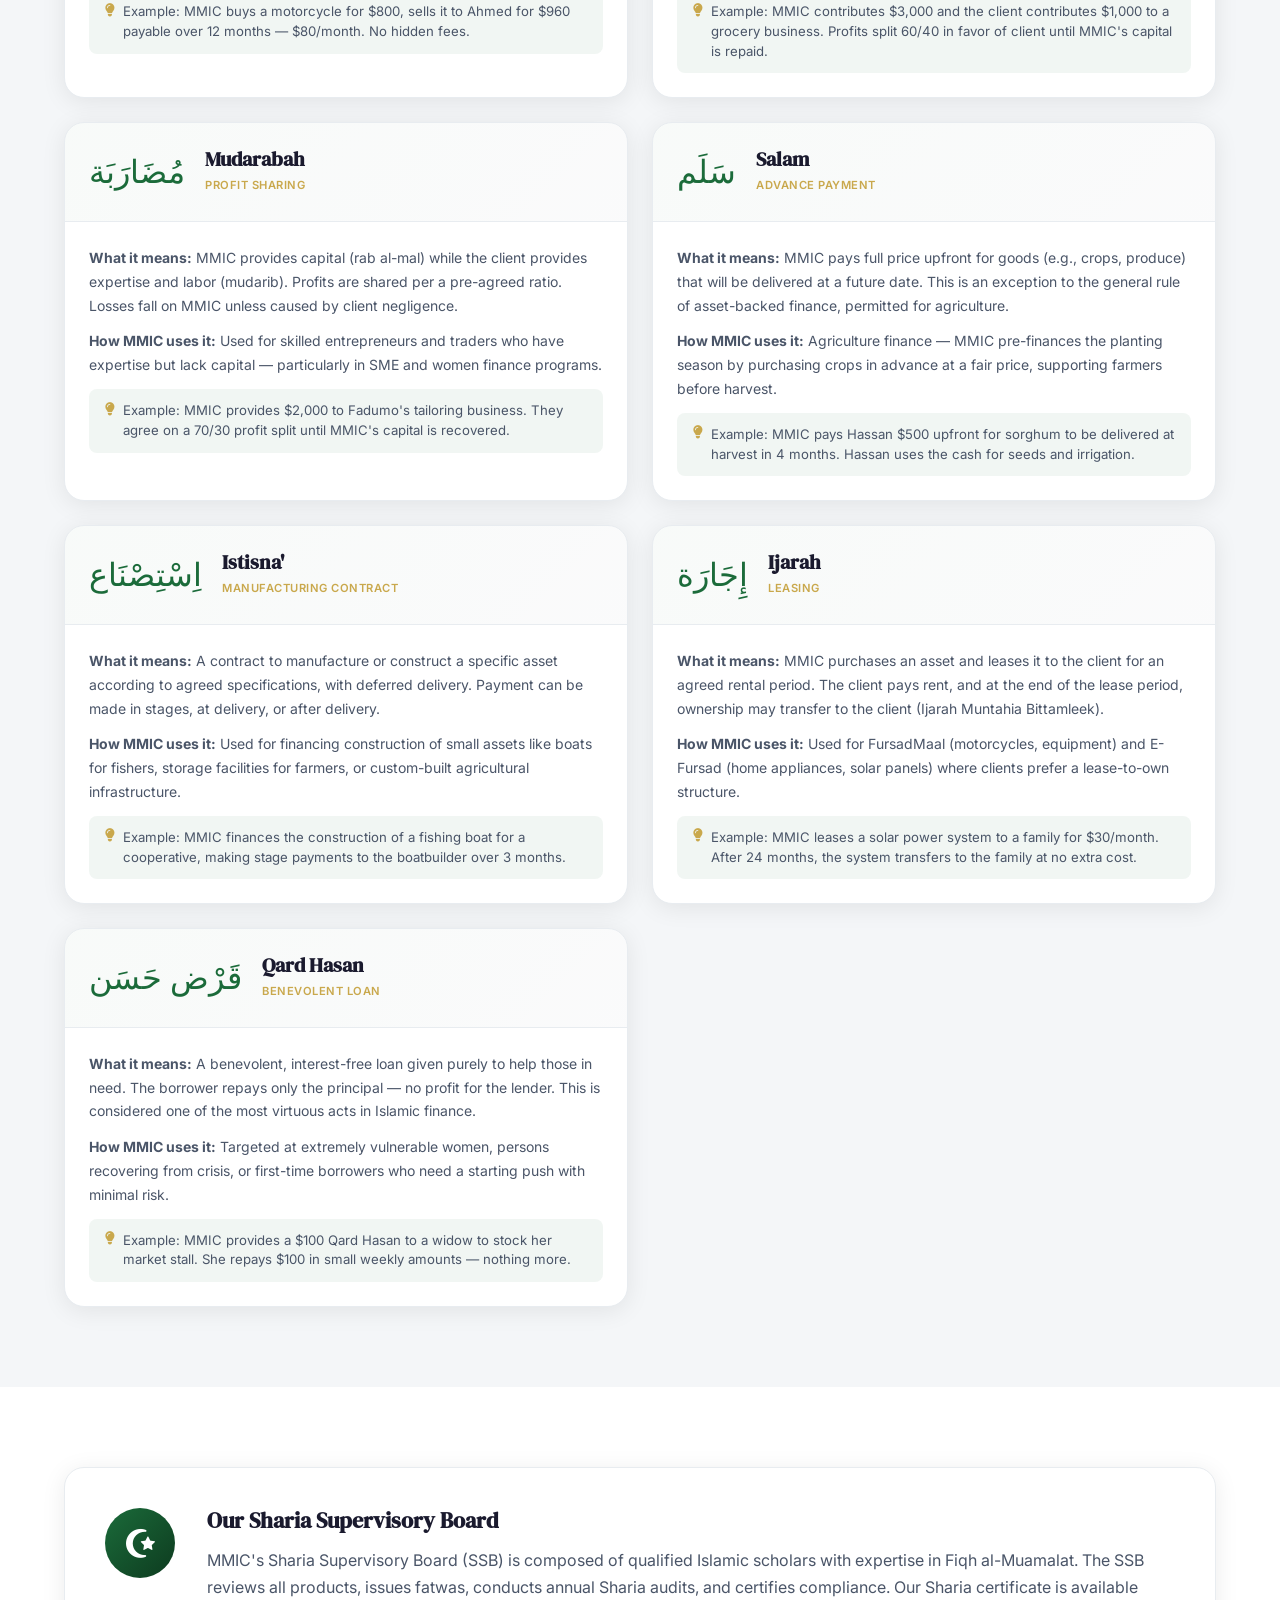
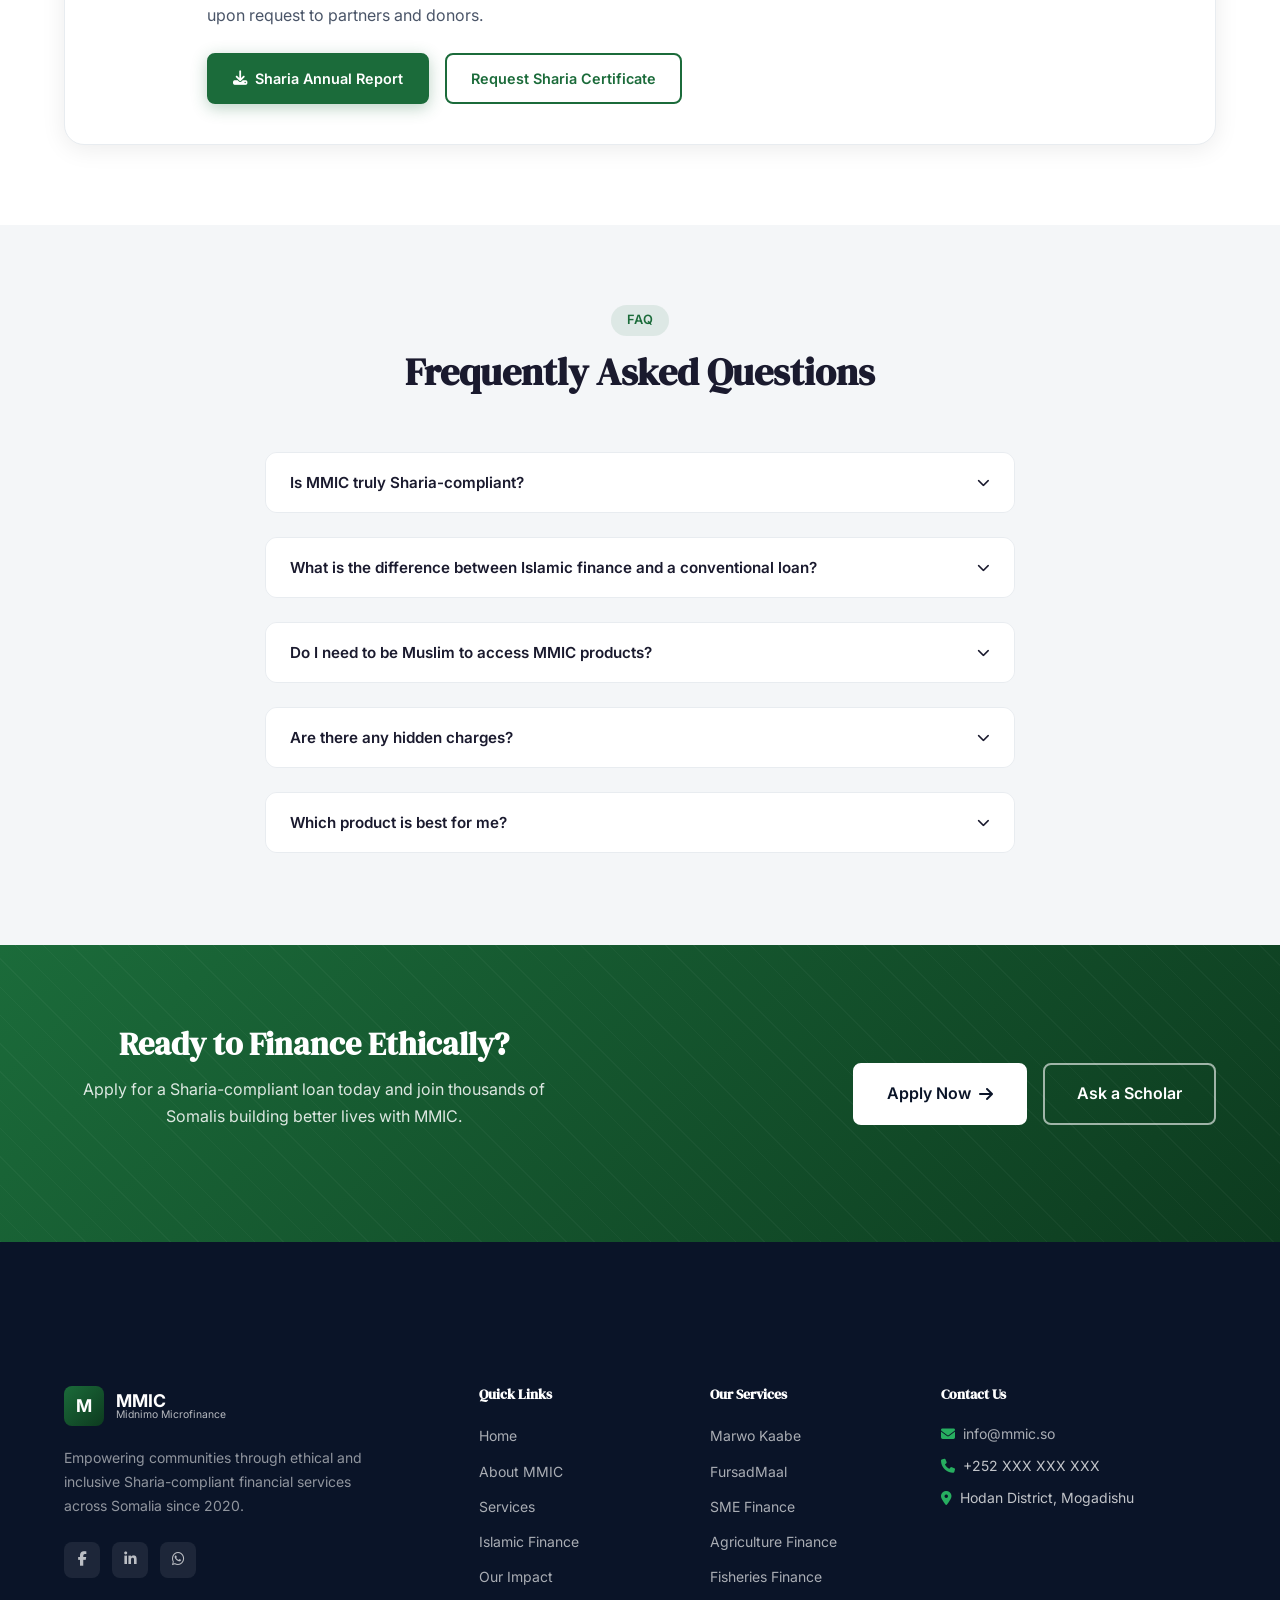
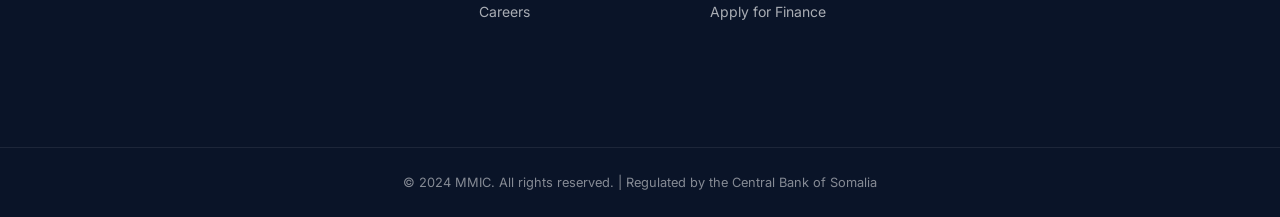
<file: islamic-finance.html>
<!DOCTYPE html>
<html lang="en">
<head>
  <meta charset="UTF-8" />
  <meta name="viewport" content="width=device-width, initial-scale=1.0" />
  <title>Islamic Finance – MMIC Sharia-Compliant Products Explained</title>
  <meta name="description" content="Learn about MMIC's Islamic finance products: Murabaha, Musharakah, Mudarabah, Salam, Istisna, Ijarah, and Qard Hasan — all 100% Sharia-compliant." />
  <meta property="og:title" content="Islamic Finance Products – MMIC" />
  <meta property="og:url" content="https://www.mmic.so/islamic-finance.html" />
  <link rel="icon" href="assets/images/favicon.png" type="image/png" />
  <link rel="preconnect" href="https://fonts.googleapis.com" />
  <link rel="preconnect" href="https://fonts.gstatic.com" crossorigin />
  <link href="https://fonts.googleapis.com/css2?family=DM+Serif+Display:ital@0;1&family=Inter:wght@300;400;500;600;700&display=swap" rel="stylesheet" />
  <link rel="stylesheet" href="https://cdnjs.cloudflare.com/ajax/libs/font-awesome/6.5.0/css/all.min.css" />
  <link rel="stylesheet" href="assets/css/style.css" />
</head>
<body>

<header class="navbar" id="navbar">
  <div class="container navbar-inner">
    <a href="index.html" class="navbar-logo">
      <div class="logo-mark"><span>M</span></div>
      <div class="logo-text"><span class="logo-name">MMIC</span><span class="logo-sub">Midnimo Microfinance</span></div>
    </a>
    <nav class="navbar-nav" id="navMenu">
      <a href="index.html" class="nav-link">Home</a>
      <a href="about.html" class="nav-link">About</a>
      <a href="services.html" class="nav-link">Services</a>
      <a href="islamic-finance.html" class="nav-link active">Islamic Finance</a>
      <a href="impact.html" class="nav-link">Impact</a>
      <a href="partners.html" class="nav-link">Partners</a>
      <a href="news.html" class="nav-link">News</a>
      <a href="careers.html" class="nav-link">Careers</a>
      <a href="contact.html" class="nav-link">Contact</a>
    </nav>
    <div class="navbar-actions">
      <a href="apply.html" class="btn btn-primary btn-sm">Apply Now <i class="fas fa-arrow-right"></i></a>
      <button class="hamburger" id="hamburger" aria-label="Toggle menu"><span></span><span></span><span></span></button>
    </div>
  </div>
</header>

<section class="page-hero islamic-hero">
  <div class="hero-bg-pattern"></div>
  <div class="hero-overlay"></div>
  <div class="container page-hero-content animate-fadeInUp">
    <div class="breadcrumb light"><a href="index.html">Home</a> <i class="fas fa-chevron-right"></i> <span>Islamic Finance</span></div>
    <h1>Banking the Ethical Way</h1>
    <p>Every MMIC product is structured on Islamic finance principles — free from interest (Riba), grounded in justice and shared prosperity.</p>
    <div class="hero-sharia-badge">
      <i class="fas fa-star-and-crescent"></i>
      <span>100% Sharia-Compliant</span>
    </div>
  </div>
</section>

<!-- INTRO -->
<section class="section">
  <div class="container">
    <div class="if-intro animate-on-scroll">
      <div class="if-intro-text">
        <div class="section-tag">Why Islamic Finance</div>
        <h2 class="section-title">Finance That Serves People, Not Just Profit</h2>
        <p>Islamic finance is not simply banking without interest. It is a comprehensive ethical framework that promotes fairness, transparency, and risk-sharing between lenders and borrowers. At MMIC, we believe finance should uplift communities, not burden them.</p>
        <p style="margin-top:1rem;">Our entire product range is reviewed and certified by our Sharia Supervisory Board — qualified Islamic scholars who ensure every transaction complies with the principles of Fiqh al-Muamalat (Islamic commercial jurisprudence).</p>
      </div>
      <div class="if-principles">
        <div class="principle-item animate-on-scroll"><div class="pi-icon"><i class="fas fa-ban"></i></div><div><strong>No Riba (Interest)</strong><p>All transactions are free from usurious interest, which is explicitly prohibited in Islam.</p></div></div>
        <div class="principle-item animate-on-scroll"><div class="pi-icon"><i class="fas fa-scale-balanced"></i></div><div><strong>Risk Sharing</strong><p>Profit and loss are shared equitably between MMIC and the client — a partnership, not a burden.</p></div></div>
        <div class="principle-item animate-on-scroll"><div class="pi-icon"><i class="fas fa-cube"></i></div><div><strong>Asset-Backed</strong><p>Every financing must be linked to a real, tangible asset or service — no speculation.</p></div></div>
        <div class="principle-item animate-on-scroll"><div class="pi-icon"><i class="fas fa-handshake"></i></div><div><strong>Ethical Investing</strong><p>We do not finance haram industries. All funds go to productive, community-building activities.</p></div></div>
      </div>
    </div>
  </div>
</section>

<!-- PRODUCTS GRID -->
<section class="section" style="background:var(--grey-light);">
  <div class="container">
    <div class="section-header animate-on-scroll">
      <div class="section-tag">Islamic Finance Modes</div>
      <h2 class="section-title">Our Sharia-Compliant Product Structures</h2>
      <p class="section-desc">Each product type is explained below — what it means, how it works, and how MMIC uses it.</p>
    </div>
    <div class="if-products-grid">

      <div class="if-card animate-on-scroll">
        <div class="if-card-header">
          <div class="if-arabic">مُرَابَحَة</div>
          <div class="if-card-title-wrap">
            <h3>Murabaha</h3>
            <span class="if-tag">Cost-Plus Sale</span>
          </div>
        </div>
        <div class="if-card-body">
          <p><strong>What it means:</strong> MMIC purchases an asset (goods, equipment, livestock) and sells it to the client at a pre-agreed marked-up price, payable in installments. The markup is MMIC's profit — not interest.</p>
          <p><strong>How MMIC uses it:</strong> Used in FursadMaal (motorcycle financing), E-Fursad (technology assets), SME stock financing, and livestock finance.</p>
          <div class="if-example"><i class="fas fa-lightbulb"></i> Example: MMIC buys a motorcycle for $800, sells it to Ahmed for $960 payable over 12 months — $80/month. No hidden fees.</div>
        </div>
      </div>

      <div class="if-card animate-on-scroll">
        <div class="if-card-header">
          <div class="if-arabic">مُشَارَكَة</div>
          <div class="if-card-title-wrap">
            <h3>Musharakah</h3>
            <span class="if-tag">Joint Partnership</span>
          </div>
        </div>
        <div class="if-card-body">
          <p><strong>What it means:</strong> MMIC and the client jointly invest in a business venture. Profits are shared according to a pre-agreed ratio. Losses are shared in proportion to capital contributed.</p>
          <p><strong>How MMIC uses it:</strong> Applied in SME finance and fisheries finance where both parties actively contribute capital and expertise.</p>
          <div class="if-example"><i class="fas fa-lightbulb"></i> Example: MMIC contributes $3,000 and the client contributes $1,000 to a grocery business. Profits split 60/40 in favor of client until MMIC's capital is repaid.</div>
        </div>
      </div>

      <div class="if-card animate-on-scroll">
        <div class="if-card-header">
          <div class="if-arabic">مُضَارَبَة</div>
          <div class="if-card-title-wrap">
            <h3>Mudarabah</h3>
            <span class="if-tag">Profit Sharing</span>
          </div>
        </div>
        <div class="if-card-body">
          <p><strong>What it means:</strong> MMIC provides capital (rab al-mal) while the client provides expertise and labor (mudarib). Profits are shared per a pre-agreed ratio. Losses fall on MMIC unless caused by client negligence.</p>
          <p><strong>How MMIC uses it:</strong> Used for skilled entrepreneurs and traders who have expertise but lack capital — particularly in SME and women finance programs.</p>
          <div class="if-example"><i class="fas fa-lightbulb"></i> Example: MMIC provides $2,000 to Fadumo's tailoring business. They agree on a 70/30 profit split until MMIC's capital is recovered.</div>
        </div>
      </div>

      <div class="if-card animate-on-scroll">
        <div class="if-card-header">
          <div class="if-arabic">سَلَم</div>
          <div class="if-card-title-wrap">
            <h3>Salam</h3>
            <span class="if-tag">Advance Payment</span>
          </div>
        </div>
        <div class="if-card-body">
          <p><strong>What it means:</strong> MMIC pays full price upfront for goods (e.g., crops, produce) that will be delivered at a future date. This is an exception to the general rule of asset-backed finance, permitted for agriculture.</p>
          <p><strong>How MMIC uses it:</strong> Agriculture finance — MMIC pre-finances the planting season by purchasing crops in advance at a fair price, supporting farmers before harvest.</p>
          <div class="if-example"><i class="fas fa-lightbulb"></i> Example: MMIC pays Hassan $500 upfront for sorghum to be delivered at harvest in 4 months. Hassan uses the cash for seeds and irrigation.</div>
        </div>
      </div>

      <div class="if-card animate-on-scroll">
        <div class="if-card-header">
          <div class="if-arabic">اِسْتِصْنَاع</div>
          <div class="if-card-title-wrap">
            <h3>Istisna'</h3>
            <span class="if-tag">Manufacturing Contract</span>
          </div>
        </div>
        <div class="if-card-body">
          <p><strong>What it means:</strong> A contract to manufacture or construct a specific asset according to agreed specifications, with deferred delivery. Payment can be made in stages, at delivery, or after delivery.</p>
          <p><strong>How MMIC uses it:</strong> Used for financing construction of small assets like boats for fishers, storage facilities for farmers, or custom-built agricultural infrastructure.</p>
          <div class="if-example"><i class="fas fa-lightbulb"></i> Example: MMIC finances the construction of a fishing boat for a cooperative, making stage payments to the boatbuilder over 3 months.</div>
        </div>
      </div>

      <div class="if-card animate-on-scroll">
        <div class="if-card-header">
          <div class="if-arabic">إِجَارَة</div>
          <div class="if-card-title-wrap">
            <h3>Ijarah</h3>
            <span class="if-tag">Leasing</span>
          </div>
        </div>
        <div class="if-card-body">
          <p><strong>What it means:</strong> MMIC purchases an asset and leases it to the client for an agreed rental period. The client pays rent, and at the end of the lease period, ownership may transfer to the client (Ijarah Muntahia Bittamleek).</p>
          <p><strong>How MMIC uses it:</strong> Used for FursadMaal (motorcycles, equipment) and E-Fursad (home appliances, solar panels) where clients prefer a lease-to-own structure.</p>
          <div class="if-example"><i class="fas fa-lightbulb"></i> Example: MMIC leases a solar power system to a family for $30/month. After 24 months, the system transfers to the family at no extra cost.</div>
        </div>
      </div>

      <div class="if-card animate-on-scroll">
        <div class="if-card-header">
          <div class="if-arabic">قَرْض حَسَن</div>
          <div class="if-card-title-wrap">
            <h3>Qard Hasan</h3>
            <span class="if-tag">Benevolent Loan</span>
          </div>
        </div>
        <div class="if-card-body">
          <p><strong>What it means:</strong> A benevolent, interest-free loan given purely to help those in need. The borrower repays only the principal — no profit for the lender. This is considered one of the most virtuous acts in Islamic finance.</p>
          <p><strong>How MMIC uses it:</strong> Targeted at extremely vulnerable women, persons recovering from crisis, or first-time borrowers who need a starting push with minimal risk.</p>
          <div class="if-example"><i class="fas fa-lightbulb"></i> Example: MMIC provides a $100 Qard Hasan to a widow to stock her market stall. She repays $100 in small weekly amounts — nothing more.</div>
        </div>
      </div>

    </div>
  </div>
</section>

<!-- SHARIA BOARD -->
<section class="section">
  <div class="container">
    <div class="sharia-board-box animate-on-scroll">
      <div class="sharia-board-icon"><i class="fas fa-star-and-crescent"></i></div>
      <div class="sharia-board-text">
        <h3>Our Sharia Supervisory Board</h3>
        <p>MMIC's Sharia Supervisory Board (SSB) is composed of qualified Islamic scholars with expertise in Fiqh al-Muamalat. The SSB reviews all products, issues fatwas, conducts annual Sharia audits, and certifies compliance. Our Sharia certificate is available upon request to partners and donors.</p>
        <div style="display:flex;gap:1rem;flex-wrap:wrap;margin-top:1.5rem;">
          <a href="assets/docs/sharia-report.pdf" class="btn btn-primary" download><i class="fas fa-download"></i> Sharia Annual Report</a>
          <a href="contact.html" class="btn btn-outline">Request Sharia Certificate</a>
        </div>
      </div>
    </div>
  </div>
</section>

<!-- FAQ -->
<section class="section" style="background:var(--grey-light);">
  <div class="container">
    <div class="section-header animate-on-scroll">
      <div class="section-tag">FAQ</div>
      <h2 class="section-title">Frequently Asked Questions</h2>
    </div>
    <div class="faq-list animate-on-scroll">
      <div class="faq-item">
        <button class="faq-question">Is MMIC truly Sharia-compliant? <i class="fas fa-chevron-down"></i></button>
        <div class="faq-answer"><p>Yes. All MMIC products are reviewed, approved, and annually audited by our independent Sharia Supervisory Board. We have never charged interest (Riba) on any product.</p></div>
      </div>
      <div class="faq-item">
        <button class="faq-question">What is the difference between Islamic finance and a conventional loan? <i class="fas fa-chevron-down"></i></button>
        <div class="faq-answer"><p>In conventional banking, you pay interest on money borrowed. In Islamic finance, money is exchanged for an asset, a service, or a partnership. MMIC earns a profit through trade and partnership — not by lending money for interest.</p></div>
      </div>
      <div class="faq-item">
        <button class="faq-question">Do I need to be Muslim to access MMIC products? <i class="fas fa-chevron-down"></i></button>
        <div class="faq-answer"><p>No. Islamic finance products are available to anyone. The ethical principles of fairness, transparency, and no-exploitation apply to clients of all backgrounds. MMIC serves all Somali communities.</p></div>
      </div>
      <div class="faq-item">
        <button class="faq-question">Are there any hidden charges? <i class="fas fa-chevron-down"></i></button>
        <div class="faq-answer"><p>No. MMIC discloses all costs and the profit margin upfront before any agreement is signed. There are no hidden fees, penalties, or compound charges.</p></div>
      </div>
      <div class="faq-item">
        <button class="faq-question">Which product is best for me? <i class="fas fa-chevron-down"></i></button>
        <div class="faq-answer"><p>That depends on your needs. Visit any MMIC branch or call us and our loan officer will assess your situation and recommend the most suitable product. You can also start by exploring our <a href="services.html">Services page</a>.</p></div>
      </div>
    </div>
  </div>
</section>

<section class="cta-banner">
  <div class="cta-pattern"></div>
  <div class="container cta-inner animate-on-scroll">
    <div class="cta-text"><h2>Ready to Finance Ethically?</h2><p>Apply for a Sharia-compliant loan today and join thousands of Somalis building better lives with MMIC.</p></div>
    <div class="cta-actions">
      <a href="apply.html" class="btn btn-white btn-lg">Apply Now <i class="fas fa-arrow-right"></i></a>
      <a href="contact.html" class="btn btn-outline-white btn-lg">Ask a Scholar</a>
    </div>
  </div>
</section>

<footer class="footer">
  <div class="footer-top"><div class="container footer-grid">
    <div class="footer-brand"><div class="footer-logo"><div class="logo-mark"><span>M</span></div><div class="logo-text"><span class="logo-name">MMIC</span><span class="logo-sub">Midnimo Microfinance</span></div></div><p>Empowering communities through ethical and inclusive Sharia-compliant financial services across Somalia since 2020.</p><div class="footer-social"><a href="https://facebook.com/mmic.so" target="_blank" rel="noopener"><i class="fab fa-facebook-f"></i></a><a href="https://linkedin.com/company/mmic-somalia" target="_blank" rel="noopener"><i class="fab fa-linkedin-in"></i></a><a href="https://wa.me/252XXXXXXXXX" target="_blank" rel="noopener"><i class="fab fa-whatsapp"></i></a></div></div>
    <div class="footer-col"><h4>Quick Links</h4><ul><li><a href="index.html">Home</a></li><li><a href="about.html">About MMIC</a></li><li><a href="services.html">Services</a></li><li><a href="islamic-finance.html">Islamic Finance</a></li><li><a href="impact.html">Our Impact</a></li><li><a href="careers.html">Careers</a></li></ul></div>
    <div class="footer-col"><h4>Our Services</h4><ul><li><a href="services.html#marwo-kaabe">Marwo Kaabe</a></li><li><a href="services.html#fursadmaal">FursadMaal</a></li><li><a href="services.html#sme">SME Finance</a></li><li><a href="services.html#agriculture">Agriculture Finance</a></li><li><a href="services.html#fisheries">Fisheries Finance</a></li><li><a href="apply.html">Apply for Finance</a></li></ul></div>
    <div class="footer-col"><h4>Contact Us</h4><ul class="footer-contact"><li><i class="fas fa-envelope"></i><a href="mailto:info@mmic.so">info@mmic.so</a></li><li><i class="fas fa-phone"></i>+252 XXX XXX XXX</li><li><i class="fas fa-map-marker-alt"></i>Hodan District, Mogadishu</li></ul></div>
  </div></div>
  <div class="footer-bottom"><div class="container footer-bottom-inner"><p>© 2024 MMIC. All rights reserved. | Regulated by the Central Bank of Somalia</p></div></div>
</footer>

<a href="https://wa.me/252XXXXXXXXX?text=Hello%20MMIC%2C%20I%20would%20like%20to%20inquire%20about%20your%20financing%20products." class="whatsapp-float" target="_blank" rel="noopener" aria-label="Chat on WhatsApp"><i class="fab fa-whatsapp"></i></a>
<button class="scroll-top" id="scrollTop" aria-label="Scroll to top"><i class="fas fa-arrow-up"></i></button>
<script src="assets/js/main.js"></script>
</body>
</html>
</file>
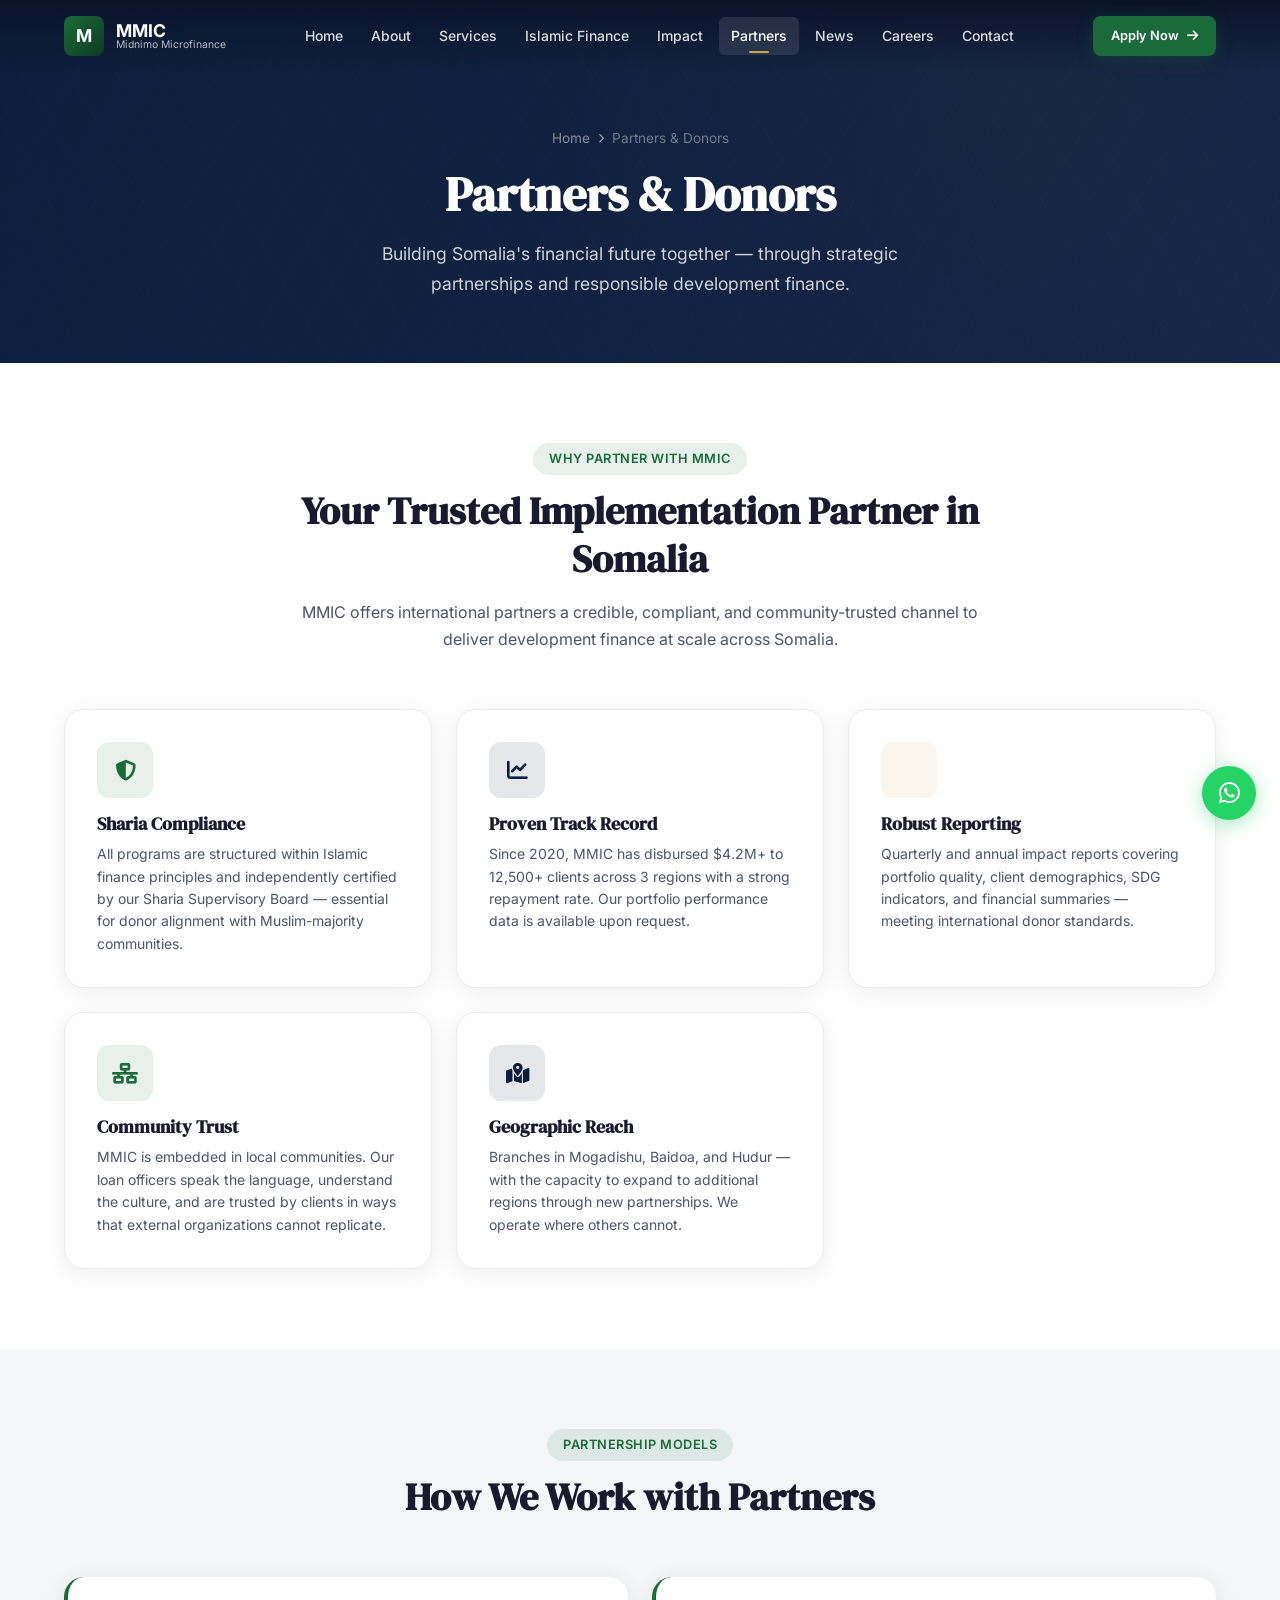
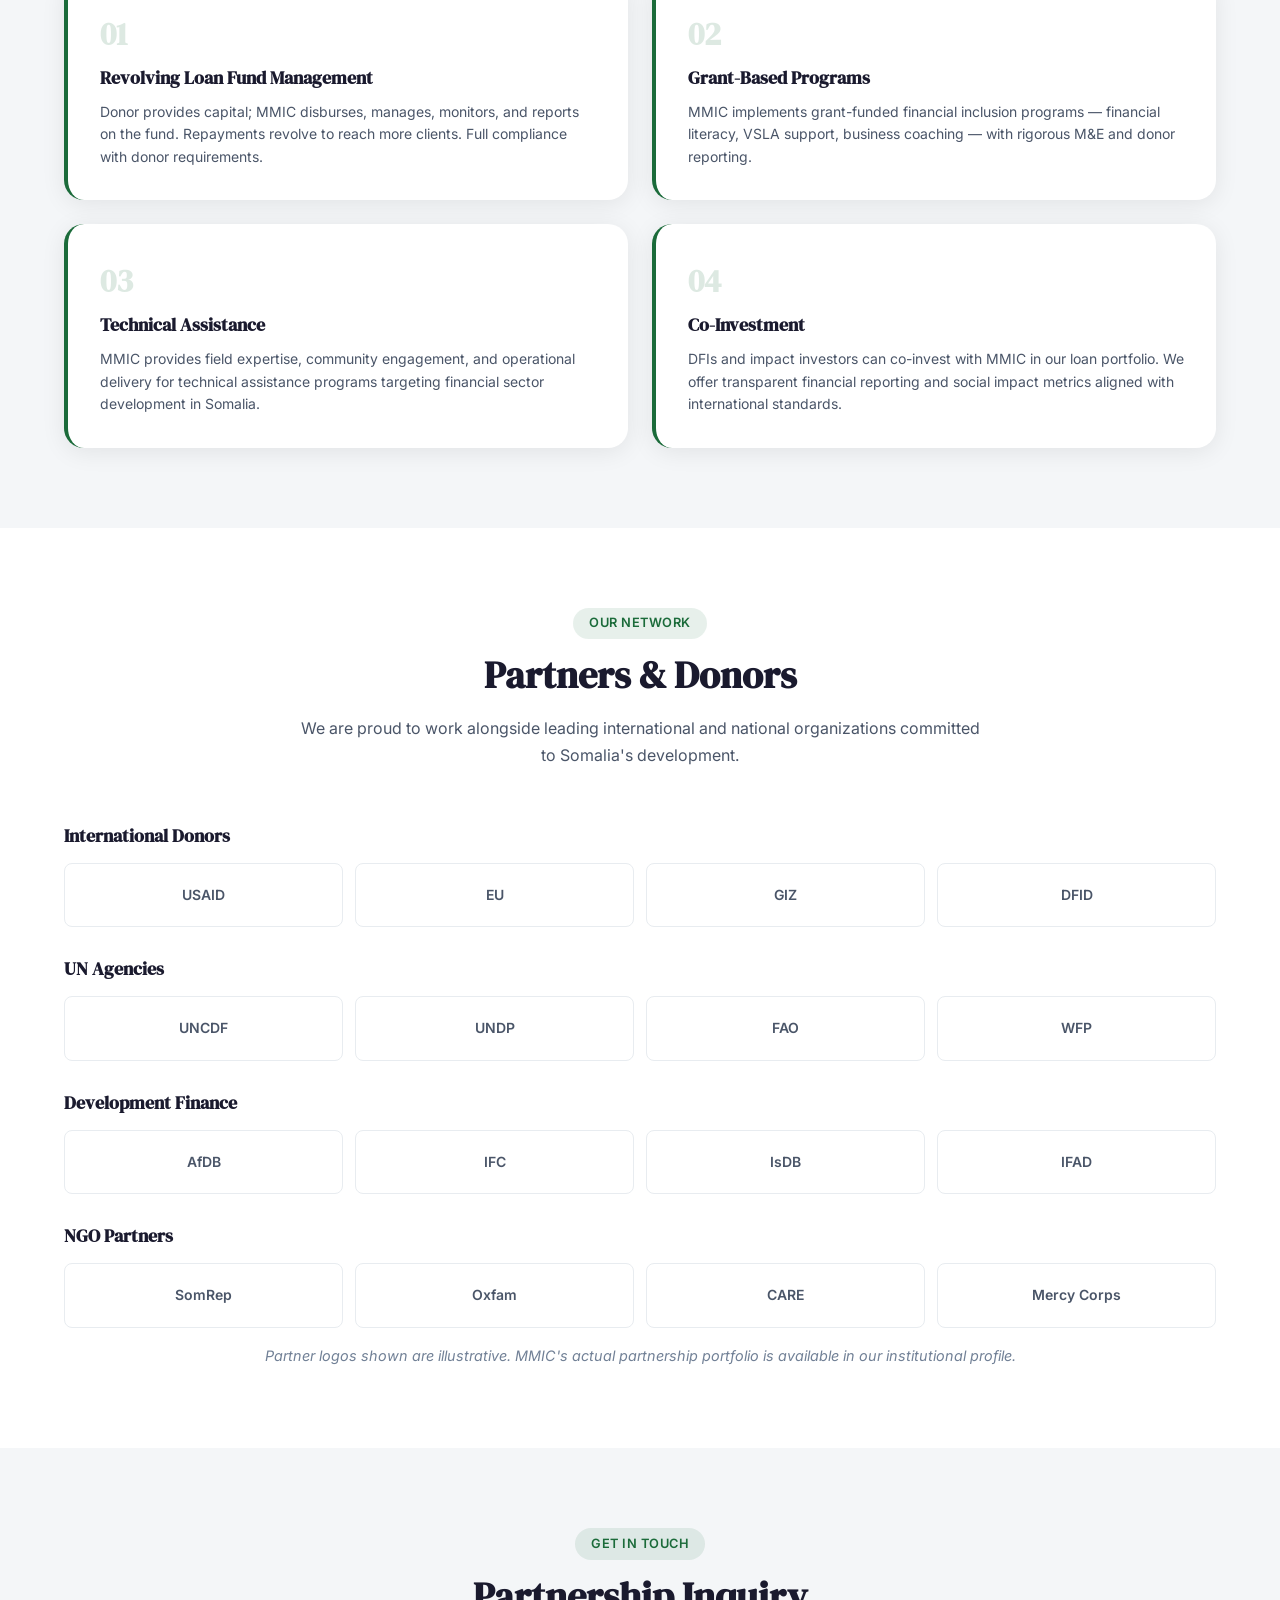
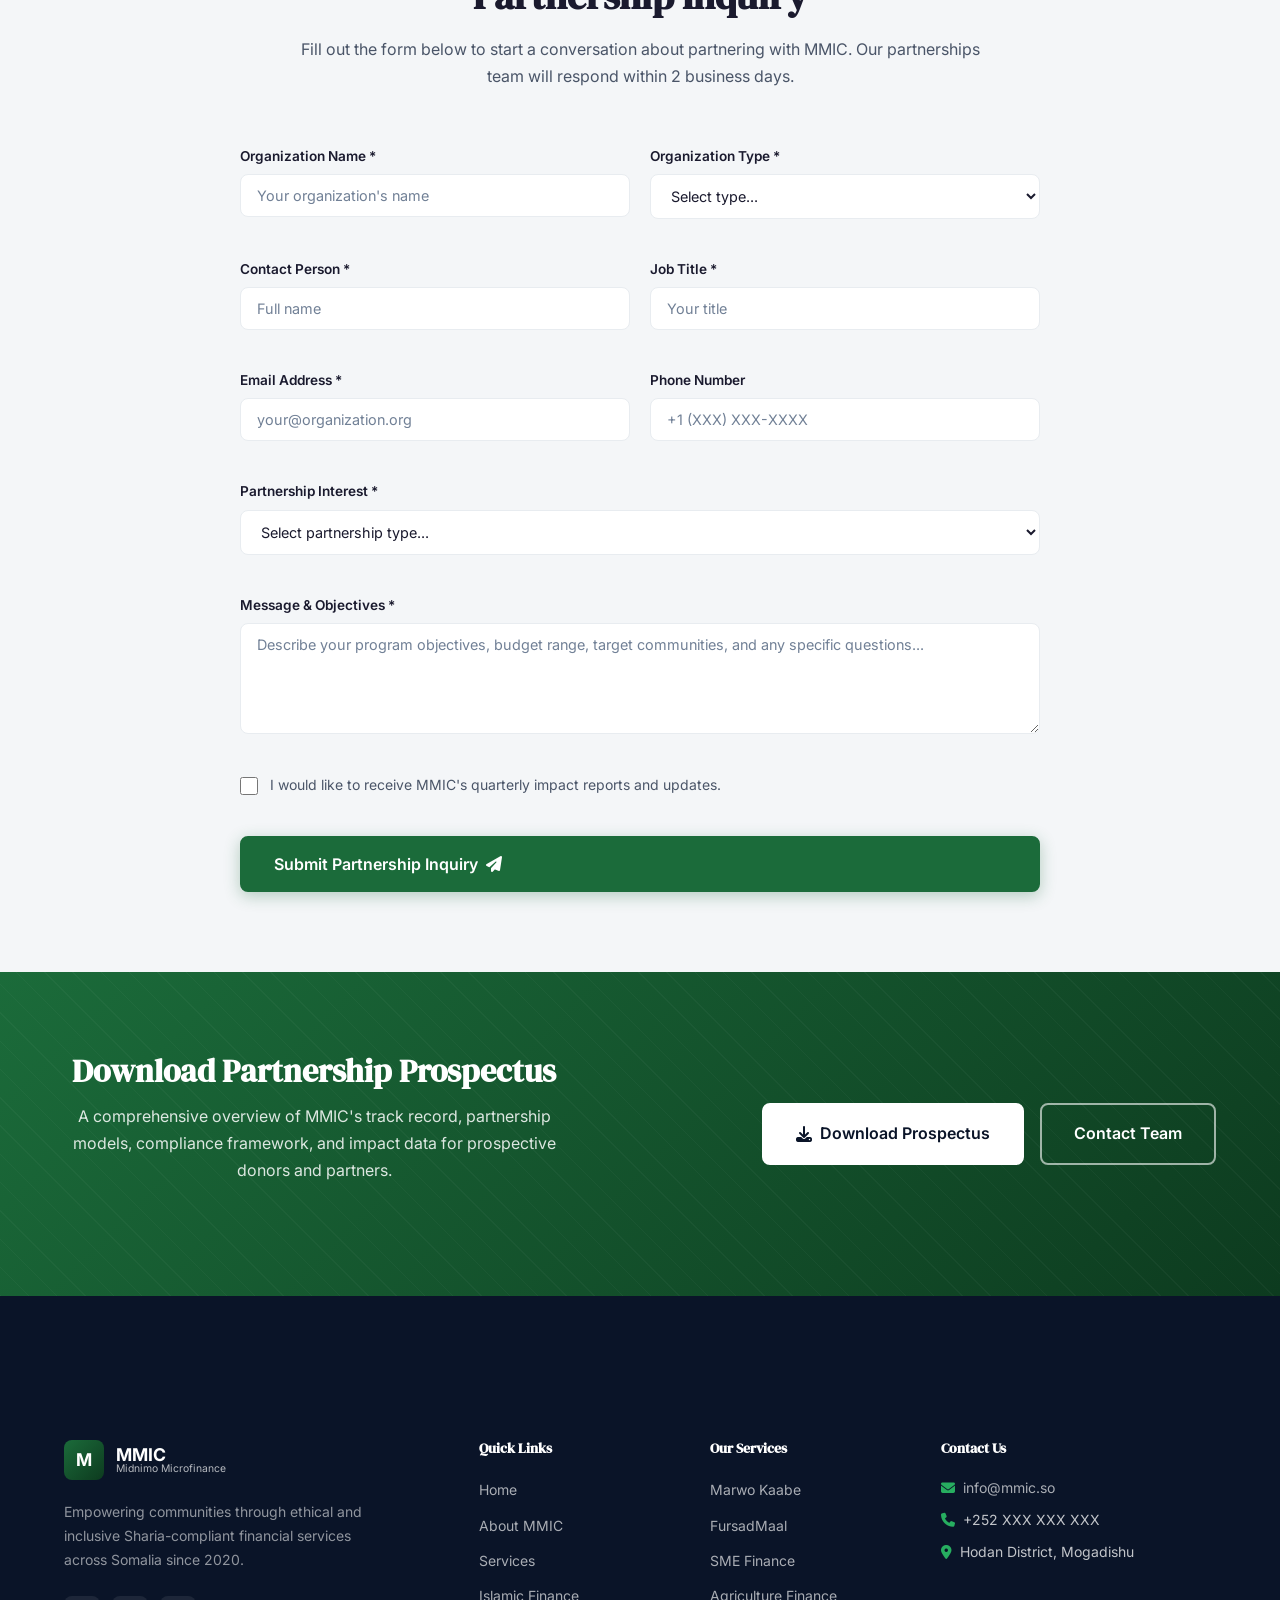
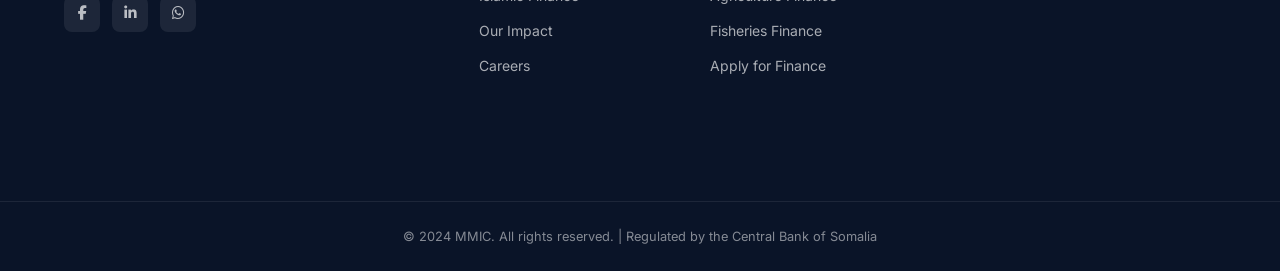
<file: partners.html>
<!DOCTYPE html>
<html lang="en">
<head>
  <meta charset="UTF-8" />
  <meta name="viewport" content="width=device-width, initial-scale=1.0" />
  <title>Partners &amp; Donors – MMIC Development Partnerships</title>
  <meta name="description" content="Partner with MMIC to deliver financial inclusion in Somalia. We work with international donors, NGOs, DFIs, and government institutions." />
  <meta property="og:title" content="Partners & Donors – MMIC Somalia" />
  <meta property="og:url" content="https://www.mmic.so/partners.html" />
  <link rel="icon" href="assets/images/favicon.png" type="image/png" />
  <link rel="preconnect" href="https://fonts.googleapis.com" />
  <link rel="preconnect" href="https://fonts.gstatic.com" crossorigin />
  <link href="https://fonts.googleapis.com/css2?family=DM+Serif+Display:ital@0;1&family=Inter:wght@300;400;500;600;700&display=swap" rel="stylesheet" />
  <link rel="stylesheet" href="https://cdnjs.cloudflare.com/ajax/libs/font-awesome/6.5.0/css/all.min.css" />
  <link rel="stylesheet" href="assets/css/style.css" />
</head>
<body>

<header class="navbar" id="navbar">
  <div class="container navbar-inner">
    <a href="index.html" class="navbar-logo"><div class="logo-mark"><span>M</span></div><div class="logo-text"><span class="logo-name">MMIC</span><span class="logo-sub">Midnimo Microfinance</span></div></a>
    <nav class="navbar-nav" id="navMenu">
      <a href="index.html" class="nav-link">Home</a><a href="about.html" class="nav-link">About</a><a href="services.html" class="nav-link">Services</a><a href="islamic-finance.html" class="nav-link">Islamic Finance</a><a href="impact.html" class="nav-link">Impact</a><a href="partners.html" class="nav-link active">Partners</a><a href="news.html" class="nav-link">News</a><a href="careers.html" class="nav-link">Careers</a><a href="contact.html" class="nav-link">Contact</a>
    </nav>
    <div class="navbar-actions">
      <a href="apply.html" class="btn btn-primary btn-sm">Apply Now <i class="fas fa-arrow-right"></i></a>
      <button class="hamburger" id="hamburger" aria-label="Toggle menu"><span></span><span></span><span></span></button>
    </div>
  </div>
</header>

<section class="page-hero">
  <div class="hero-bg-pattern"></div><div class="hero-overlay"></div>
  <div class="container page-hero-content animate-fadeInUp">
    <div class="breadcrumb"><a href="index.html">Home</a> <i class="fas fa-chevron-right"></i> <span>Partners &amp; Donors</span></div>
    <h1>Partners &amp; Donors</h1>
    <p>Building Somalia's financial future together — through strategic partnerships and responsible development finance.</p>
  </div>
</section>

<!-- WHY PARTNER -->
<section class="section">
  <div class="container">
    <div class="section-header animate-on-scroll">
      <div class="section-tag">Why Partner with MMIC</div>
      <h2 class="section-title">Your Trusted Implementation Partner in Somalia</h2>
      <p class="section-desc">MMIC offers international partners a credible, compliant, and community-trusted channel to deliver development finance at scale across Somalia.</p>
    </div>
    <div class="why-partner-grid">
      <div class="wp-card animate-on-scroll"><div class="wp-icon green"><i class="fas fa-shield-halved"></i></div><h3>Sharia Compliance</h3><p>All programs are structured within Islamic finance principles and independently certified by our Sharia Supervisory Board — essential for donor alignment with Muslim-majority communities.</p></div>
      <div class="wp-card animate-on-scroll"><div class="wp-icon blue"><i class="fas fa-chart-line"></i></div><h3>Proven Track Record</h3><p>Since 2020, MMIC has disbursed $4.2M+ to 12,500+ clients across 3 regions with a strong repayment rate. Our portfolio performance data is available upon request.</p></div>
      <div class="wp-card animate-on-scroll"><div class="wp-icon gold"><i class="fas fa-file-chart-column"></i></div><h3>Robust Reporting</h3><p>Quarterly and annual impact reports covering portfolio quality, client demographics, SDG indicators, and financial summaries — meeting international donor standards.</p></div>
      <div class="wp-card animate-on-scroll"><div class="wp-icon green"><i class="fas fa-network-wired"></i></div><h3>Community Trust</h3><p>MMIC is embedded in local communities. Our loan officers speak the language, understand the culture, and are trusted by clients in ways that external organizations cannot replicate.</p></div>
      <div class="wp-card animate-on-scroll"><div class="wp-icon blue"><i class="fas fa-map-marked-alt"></i></div><h3>Geographic Reach</h3><p>Branches in Mogadishu, Baidoa, and Hudur — with the capacity to expand to additional regions through new partnerships. We operate where others cannot.</p></div>
    </div>
  </div>
</section>

<!-- PARTNER CATEGORIES -->
<section class="section" style="background:var(--grey-light);">
  <div class="container">
    <div class="section-header animate-on-scroll">
      <div class="section-tag">Partnership Models</div>
      <h2 class="section-title">How We Work with Partners</h2>
    </div>
    <div class="partner-models-grid animate-on-scroll">
      <div class="pm-card"><div class="pm-num">01</div><h3>Revolving Loan Fund Management</h3><p>Donor provides capital; MMIC disburses, manages, monitors, and reports on the fund. Repayments revolve to reach more clients. Full compliance with donor requirements.</p></div>
      <div class="pm-card"><div class="pm-num">02</div><h3>Grant-Based Programs</h3><p>MMIC implements grant-funded financial inclusion programs — financial literacy, VSLA support, business coaching — with rigorous M&amp;E and donor reporting.</p></div>
      <div class="pm-card"><div class="pm-num">03</div><h3>Technical Assistance</h3><p>MMIC provides field expertise, community engagement, and operational delivery for technical assistance programs targeting financial sector development in Somalia.</p></div>
      <div class="pm-card"><div class="pm-num">04</div><h3>Co-Investment</h3><p>DFIs and impact investors can co-invest with MMIC in our loan portfolio. We offer transparent financial reporting and social impact metrics aligned with international standards.</p></div>
    </div>
  </div>
</section>

<!-- CURRENT PARTNERS LOGOS -->
<section class="section">
  <div class="container">
    <div class="section-header animate-on-scroll">
      <div class="section-tag">Our Network</div>
      <h2 class="section-title">Partners &amp; Donors</h2>
      <p class="section-desc">We are proud to work alongside leading international and national organizations committed to Somalia's development.</p>
    </div>
    <div class="partner-cats animate-on-scroll">
      <div class="pcat"><h3>International Donors</h3><div class="plogos"><div class="plogo-box">USAID</div><div class="plogo-box">EU</div><div class="plogo-box">GIZ</div><div class="plogo-box">DFID</div></div></div>
      <div class="pcat"><h3>UN Agencies</h3><div class="plogos"><div class="plogo-box">UNCDF</div><div class="plogo-box">UNDP</div><div class="plogo-box">FAO</div><div class="plogo-box">WFP</div></div></div>
      <div class="pcat"><h3>Development Finance</h3><div class="plogos"><div class="plogo-box">AfDB</div><div class="plogo-box">IFC</div><div class="plogo-box">IsDB</div><div class="plogo-box">IFAD</div></div></div>
      <div class="pcat"><h3>NGO Partners</h3><div class="plogos"><div class="plogo-box">SomRep</div><div class="plogo-box">Oxfam</div><div class="plogo-box">CARE</div><div class="plogo-box">Mercy Corps</div></div></div>
    </div>
    <p style="text-align:center;margin-top:1rem;color:var(--text-light);font-size:0.9rem;"><em>Partner logos shown are illustrative. MMIC's actual partnership portfolio is available in our institutional profile.</em></p>
  </div>
</section>

<!-- PARTNERSHIP INQUIRY FORM -->
<section class="section" style="background:var(--grey-light);">
  <div class="container">
    <div class="section-header animate-on-scroll">
      <div class="section-tag">Get in Touch</div>
      <h2 class="section-title">Partnership Inquiry</h2>
      <p class="section-desc">Fill out the form below to start a conversation about partnering with MMIC. Our partnerships team will respond within 2 business days.</p>
    </div>
    <div class="partner-form-wrap animate-on-scroll">
      <form class="premium-form" id="partnerForm" onsubmit="submitPartnerForm(event)">
        <div class="form-row">
          <div class="form-group"><label for="pOrgName">Organization Name *</label><input type="text" id="pOrgName" name="orgName" required placeholder="Your organization's name" /></div>
          <div class="form-group"><label for="pOrgType">Organization Type *</label>
            <select id="pOrgType" name="orgType" required>
              <option value="">Select type...</option>
              <option>International Donor</option>
              <option>UN Agency</option>
              <option>Development Finance Institution</option>
              <option>NGO / INGO</option>
              <option>Government Institution</option>
              <option>Impact Investor</option>
              <option>Other</option>
            </select>
          </div>
        </div>
        <div class="form-row">
          <div class="form-group"><label for="pContactName">Contact Person *</label><input type="text" id="pContactName" name="contactName" required placeholder="Full name" /></div>
          <div class="form-group"><label for="pTitle">Job Title *</label><input type="text" id="pTitle" name="title" required placeholder="Your title" /></div>
        </div>
        <div class="form-row">
          <div class="form-group"><label for="pEmail">Email Address *</label><input type="email" id="pEmail" name="email" required placeholder="your@organization.org" /></div>
          <div class="form-group"><label for="pPhone">Phone Number</label><input type="tel" id="pPhone" name="phone" placeholder="+1 (XXX) XXX-XXXX" /></div>
        </div>
        <div class="form-group"><label for="pPartnershipType">Partnership Interest *</label>
          <select id="pPartnershipType" name="partnershipType" required>
            <option value="">Select partnership type...</option>
            <option>Revolving Loan Fund</option>
            <option>Grant-Based Program</option>
            <option>Technical Assistance</option>
            <option>Co-Investment</option>
            <option>Information / Exploratory</option>
          </select>
        </div>
        <div class="form-group"><label for="pMessage">Message &amp; Objectives *</label><textarea id="pMessage" name="message" rows="5" required placeholder="Describe your program objectives, budget range, target communities, and any specific questions..."></textarea></div>
        <div class="form-group form-check">
          <input type="checkbox" id="pNewsletter" name="newsletter" />
          <label for="pNewsletter">I would like to receive MMIC's quarterly impact reports and updates.</label>
        </div>
        <button type="submit" class="btn btn-primary btn-lg">Submit Partnership Inquiry <i class="fas fa-paper-plane"></i></button>
        <div id="partnerFormSuccess" class="form-success" style="display:none;"><i class="fas fa-check-circle"></i> Thank you! Our partnerships team will contact you within 2 business days.</div>
      </form>
    </div>
  </div>
</section>

<section class="cta-banner">
  <div class="cta-pattern"></div>
  <div class="container cta-inner animate-on-scroll">
    <div class="cta-text"><h2>Download Partnership Prospectus</h2><p>A comprehensive overview of MMIC's track record, partnership models, compliance framework, and impact data for prospective donors and partners.</p></div>
    <div class="cta-actions">
      <a href="assets/docs/mmic-partnership-prospectus.pdf" class="btn btn-white btn-lg" download><i class="fas fa-download"></i> Download Prospectus</a>
      <a href="contact.html" class="btn btn-outline-white btn-lg">Contact Team</a>
    </div>
  </div>
</section>

<footer class="footer">
  <div class="footer-top"><div class="container footer-grid">
    <div class="footer-brand"><div class="footer-logo"><div class="logo-mark"><span>M</span></div><div class="logo-text"><span class="logo-name">MMIC</span><span class="logo-sub">Midnimo Microfinance</span></div></div><p>Empowering communities through ethical and inclusive Sharia-compliant financial services across Somalia since 2020.</p><div class="footer-social"><a href="https://facebook.com/mmic.so" target="_blank" rel="noopener"><i class="fab fa-facebook-f"></i></a><a href="https://linkedin.com/company/mmic-somalia" target="_blank" rel="noopener"><i class="fab fa-linkedin-in"></i></a><a href="https://wa.me/252XXXXXXXXX" target="_blank" rel="noopener"><i class="fab fa-whatsapp"></i></a></div></div>
    <div class="footer-col"><h4>Quick Links</h4><ul><li><a href="index.html">Home</a></li><li><a href="about.html">About MMIC</a></li><li><a href="services.html">Services</a></li><li><a href="islamic-finance.html">Islamic Finance</a></li><li><a href="impact.html">Our Impact</a></li><li><a href="careers.html">Careers</a></li></ul></div>
    <div class="footer-col"><h4>Our Services</h4><ul><li><a href="services.html#marwo-kaabe">Marwo Kaabe</a></li><li><a href="services.html#fursadmaal">FursadMaal</a></li><li><a href="services.html#sme">SME Finance</a></li><li><a href="services.html#agriculture">Agriculture Finance</a></li><li><a href="services.html#fisheries">Fisheries Finance</a></li><li><a href="apply.html">Apply for Finance</a></li></ul></div>
    <div class="footer-col"><h4>Contact Us</h4><ul class="footer-contact"><li><i class="fas fa-envelope"></i><a href="mailto:info@mmic.so">info@mmic.so</a></li><li><i class="fas fa-phone"></i>+252 XXX XXX XXX</li><li><i class="fas fa-map-marker-alt"></i>Hodan District, Mogadishu</li></ul></div>
  </div></div>
  <div class="footer-bottom"><div class="container footer-bottom-inner"><p>© 2024 MMIC. All rights reserved. | Regulated by the Central Bank of Somalia</p></div></div>
</footer>

<a href="https://wa.me/252XXXXXXXXX?text=Hello%20MMIC%2C%20I%20would%20like%20to%20discuss%20a%20partnership%20opportunity." class="whatsapp-float" target="_blank" rel="noopener" aria-label="Chat on WhatsApp"><i class="fab fa-whatsapp"></i></a>
<button class="scroll-top" id="scrollTop" aria-label="Scroll to top"><i class="fas fa-arrow-up"></i></button>
<script src="assets/js/main.js"></script>
</body>
</html>
</file>
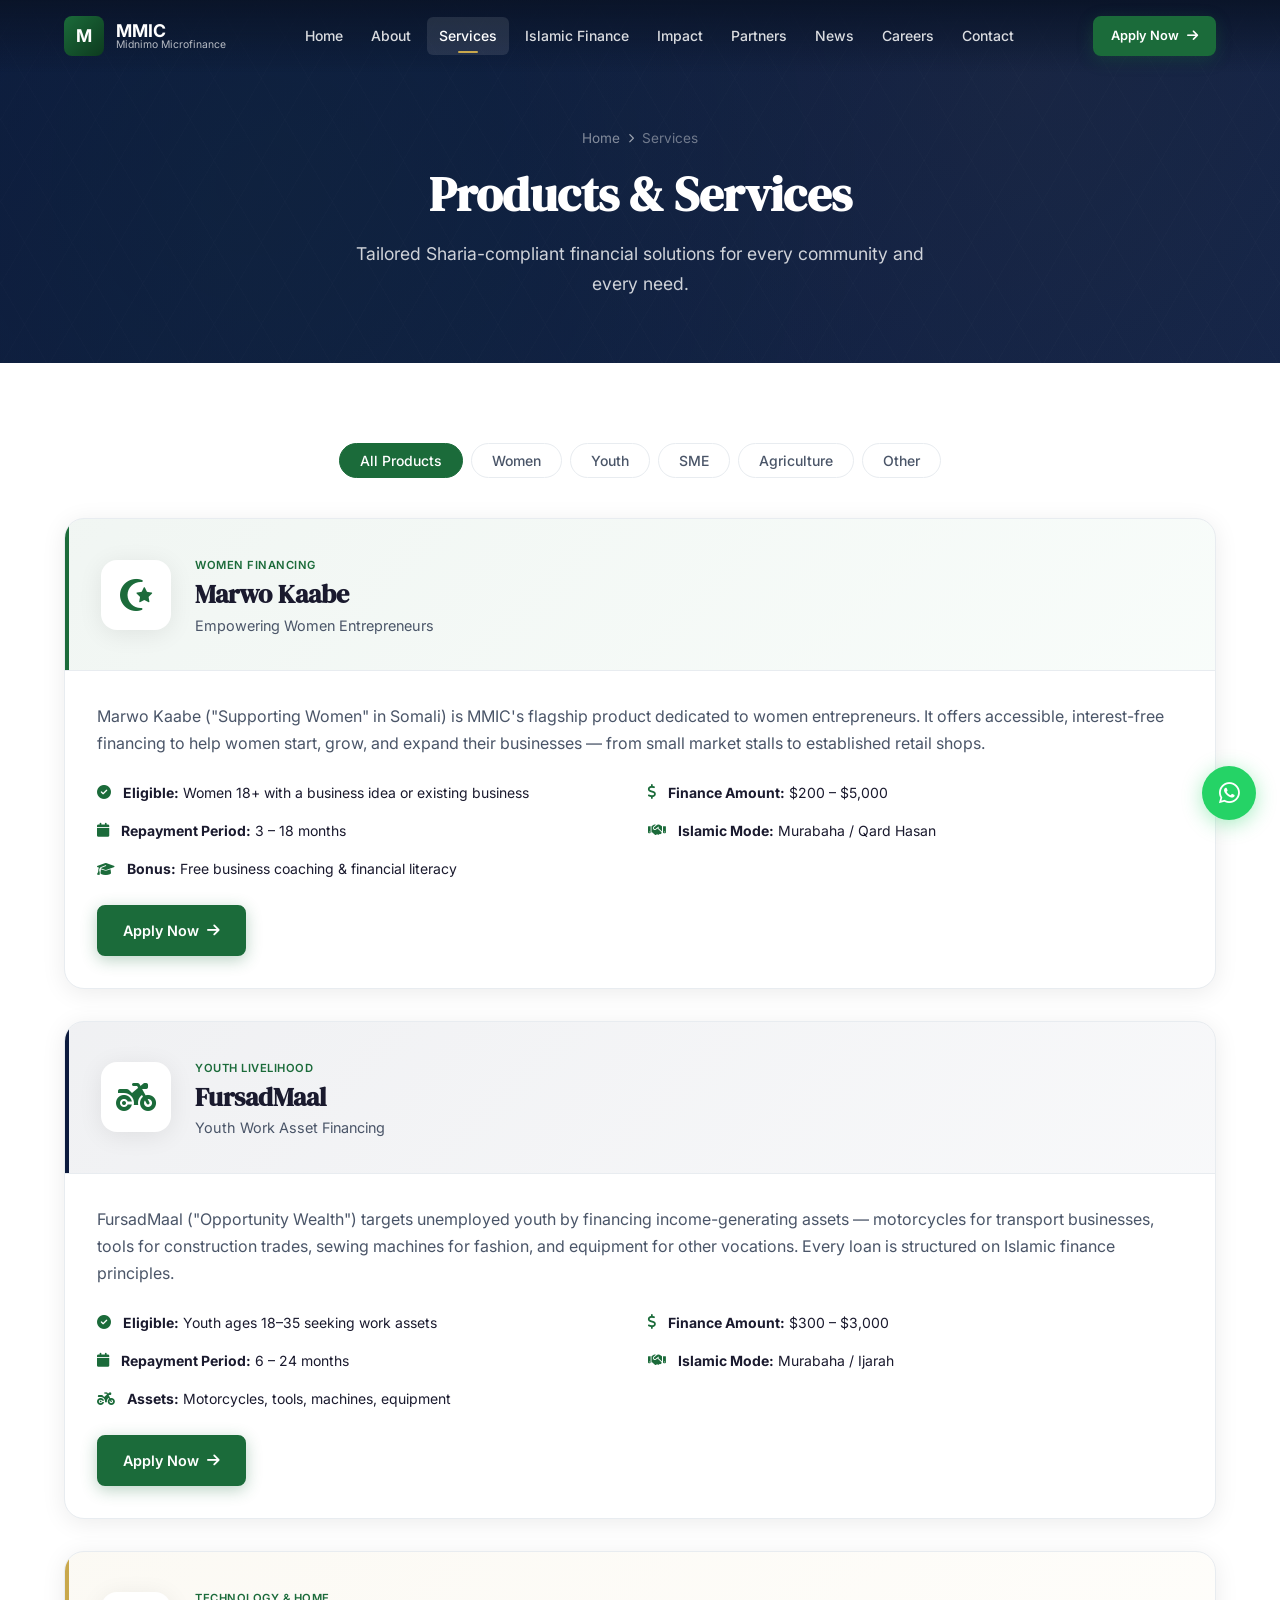
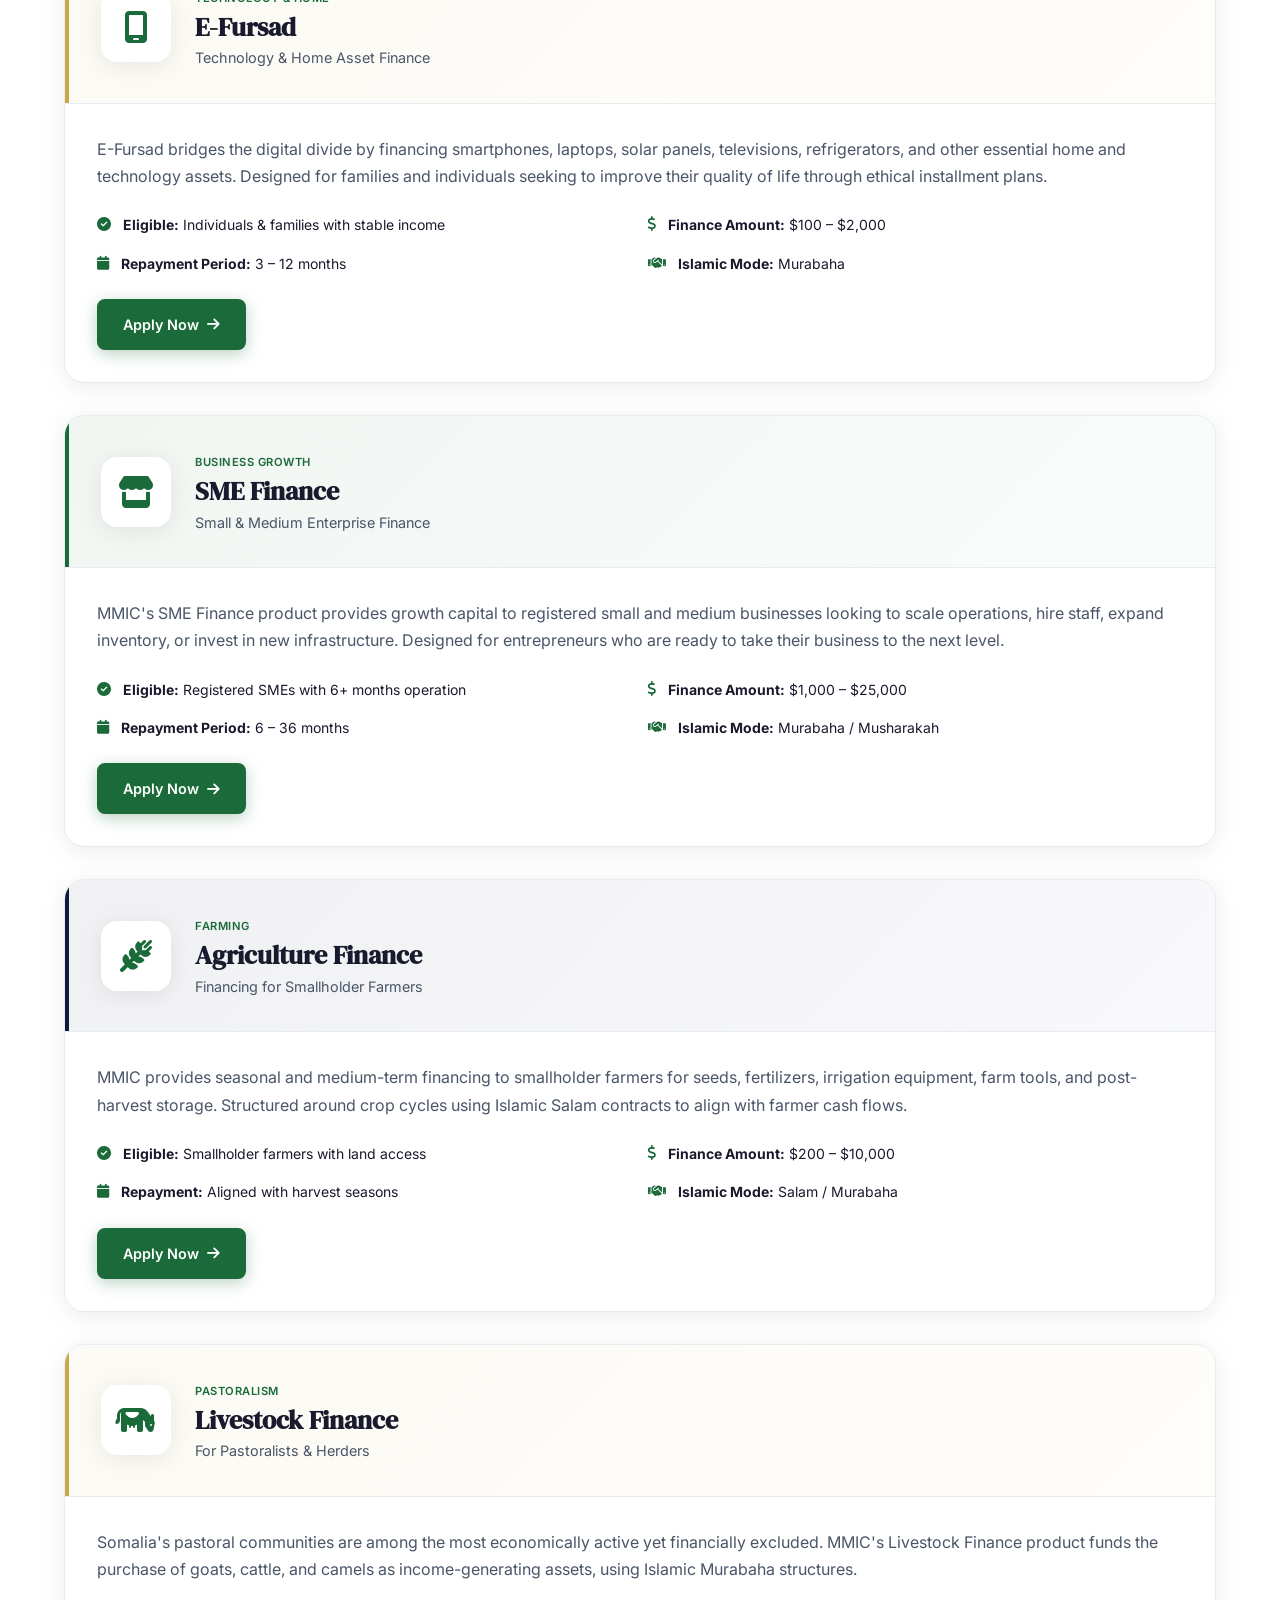
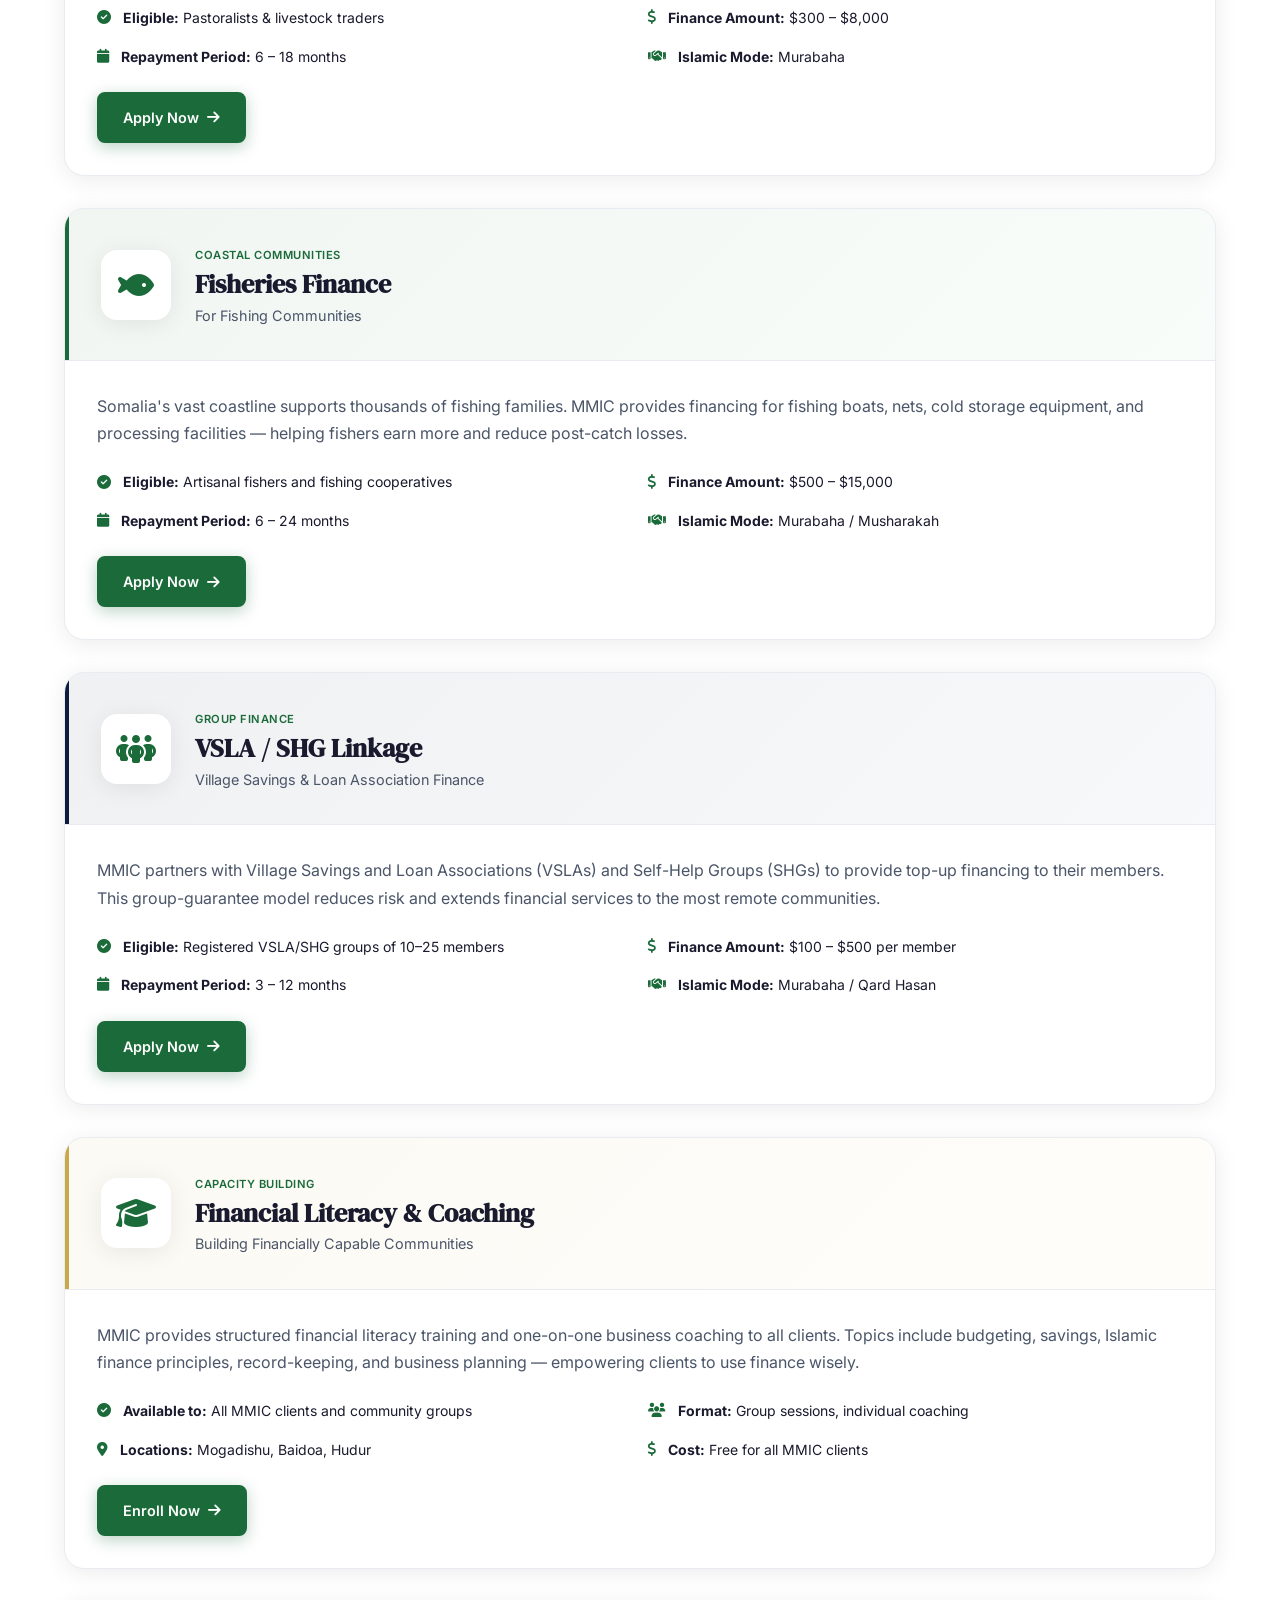
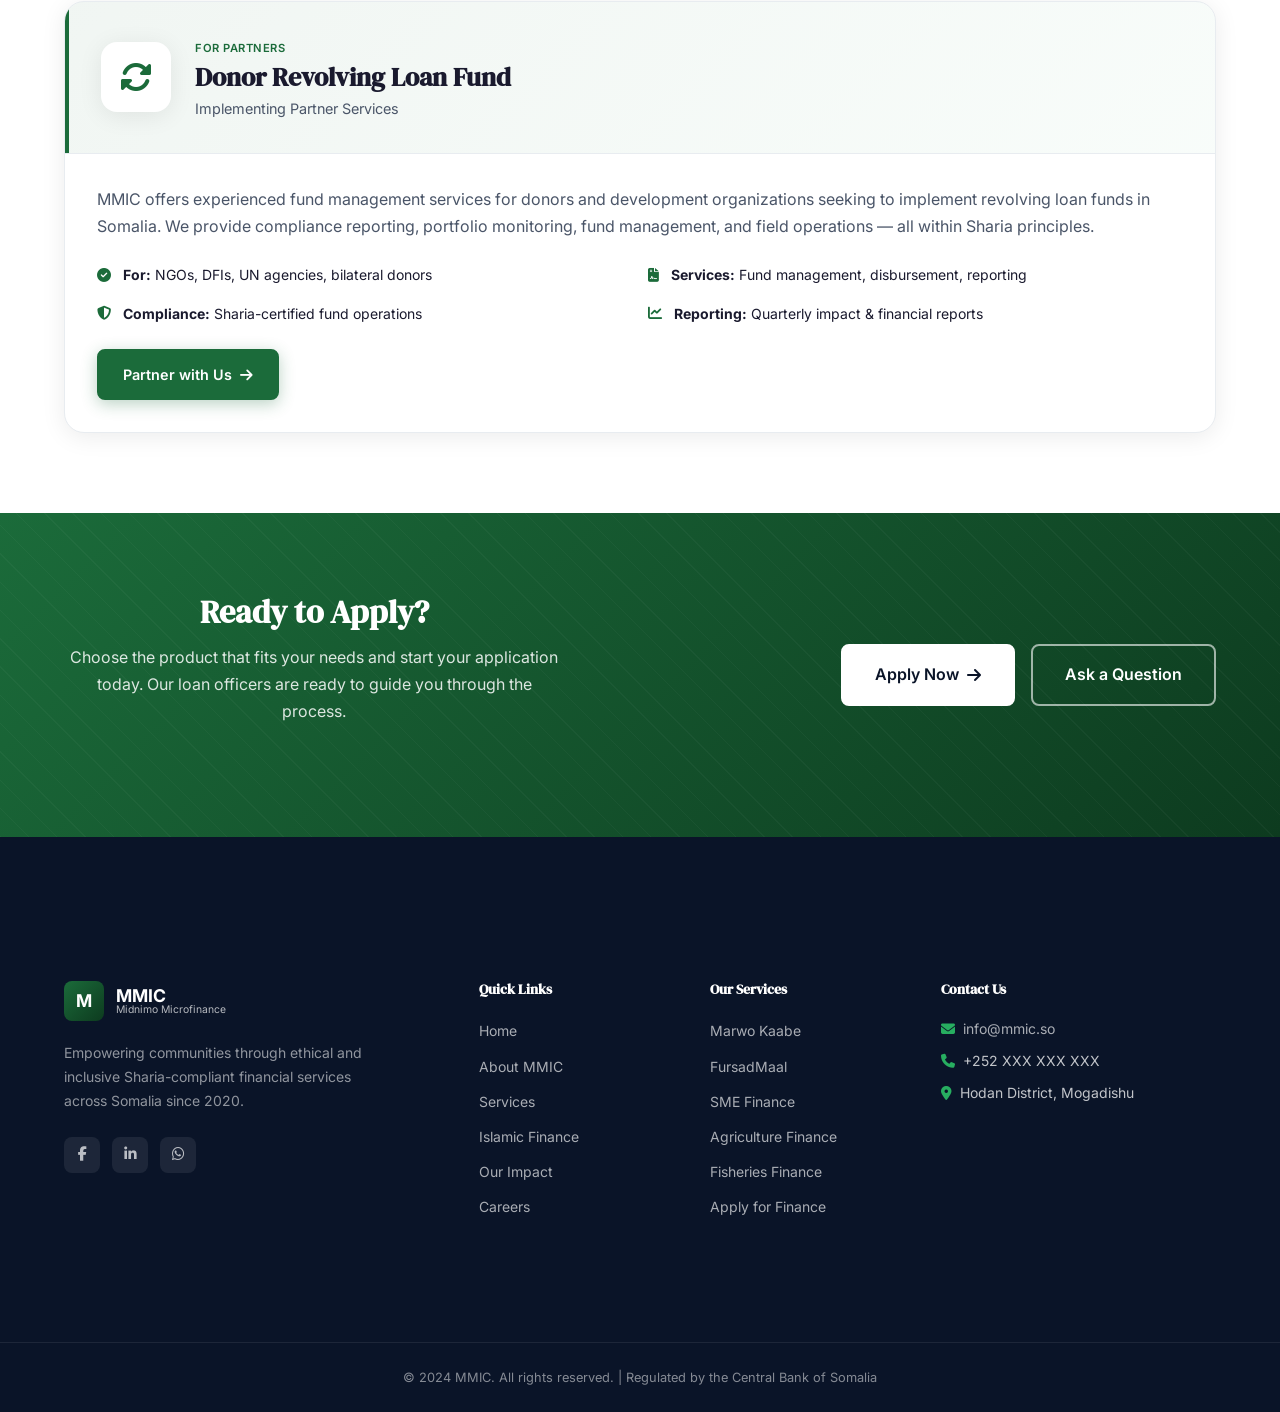
<file: services.html>
<!DOCTYPE html>
<html lang="en">
<head>
  <meta charset="UTF-8" />
  <meta name="viewport" content="width=device-width, initial-scale=1.0" />
  <title>Products &amp; Services – MMIC Sharia-Compliant Microfinance</title>
  <meta name="description" content="Explore MMIC's full range of Sharia-compliant financial products: women finance, youth assets, SME, agriculture, livestock, fisheries, and more." />
  <meta property="og:title" content="MMIC Products & Services" />
  <meta property="og:url" content="https://www.mmic.so/services.html" />
  <link rel="icon" href="assets/images/favicon.png" type="image/png" />
  <link rel="preconnect" href="https://fonts.googleapis.com" />
  <link rel="preconnect" href="https://fonts.gstatic.com" crossorigin />
  <link href="https://fonts.googleapis.com/css2?family=DM+Serif+Display:ital@0;1&family=Inter:wght@300;400;500;600;700&display=swap" rel="stylesheet" />
  <link rel="stylesheet" href="https://cdnjs.cloudflare.com/ajax/libs/font-awesome/6.5.0/css/all.min.css" />
  <link rel="stylesheet" href="assets/css/style.css" />
</head>
<body>

<header class="navbar" id="navbar">
  <div class="container navbar-inner">
    <a href="index.html" class="navbar-logo">
      <div class="logo-mark"><span>M</span></div>
      <div class="logo-text"><span class="logo-name">MMIC</span><span class="logo-sub">Midnimo Microfinance</span></div>
    </a>
    <nav class="navbar-nav" id="navMenu">
      <a href="index.html" class="nav-link">Home</a>
      <a href="about.html" class="nav-link">About</a>
      <a href="services.html" class="nav-link active">Services</a>
      <a href="islamic-finance.html" class="nav-link">Islamic Finance</a>
      <a href="impact.html" class="nav-link">Impact</a>
      <a href="partners.html" class="nav-link">Partners</a>
      <a href="news.html" class="nav-link">News</a>
      <a href="careers.html" class="nav-link">Careers</a>
      <a href="contact.html" class="nav-link">Contact</a>
    </nav>
    <div class="navbar-actions">
      <a href="apply.html" class="btn btn-primary btn-sm">Apply Now <i class="fas fa-arrow-right"></i></a>
      <button class="hamburger" id="hamburger" aria-label="Toggle menu"><span></span><span></span><span></span></button>
    </div>
  </div>
</header>

<section class="page-hero">
  <div class="hero-bg-pattern"></div>
  <div class="hero-overlay"></div>
  <div class="container page-hero-content animate-fadeInUp">
    <div class="breadcrumb"><a href="index.html">Home</a> <i class="fas fa-chevron-right"></i> <span>Services</span></div>
    <h1>Products &amp; Services</h1>
    <p>Tailored Sharia-compliant financial solutions for every community and every need.</p>
  </div>
</section>

<!-- FILTER TABS -->
<section class="section">
  <div class="container">
    <div class="filter-tabs animate-on-scroll">
      <button class="filter-tab active" data-filter="all">All Products</button>
      <button class="filter-tab" data-filter="women">Women</button>
      <button class="filter-tab" data-filter="youth">Youth</button>
      <button class="filter-tab" data-filter="sme">SME</button>
      <button class="filter-tab" data-filter="agri">Agriculture</button>
      <button class="filter-tab" data-filter="other">Other</button>
    </div>

    <div class="services-full-grid">

      <!-- 1. Marwo Kaabe -->
      <div class="service-full-card animate-on-scroll" id="marwo-kaabe" data-category="women">
        <div class="sfc-header green">
          <div class="sfc-icon"><i class="fas fa-star-and-crescent"></i></div>
          <div class="sfc-title-wrap">
            <div class="sfc-badge">Women Financing</div>
            <h2 class="sfc-title">Marwo Kaabe</h2>
            <p class="sfc-subtitle">Empowering Women Entrepreneurs</p>
          </div>
        </div>
        <div class="sfc-body">
          <p>Marwo Kaabe ("Supporting Women" in Somali) is MMIC's flagship product dedicated to women entrepreneurs. It offers accessible, interest-free financing to help women start, grow, and expand their businesses — from small market stalls to established retail shops.</p>
          <div class="sfc-details">
            <div class="sfc-detail"><i class="fas fa-check-circle"></i><div><strong>Eligible:</strong> Women 18+ with a business idea or existing business</div></div>
            <div class="sfc-detail"><i class="fas fa-dollar-sign"></i><div><strong>Finance Amount:</strong> $200 – $5,000</div></div>
            <div class="sfc-detail"><i class="fas fa-calendar"></i><div><strong>Repayment Period:</strong> 3 – 18 months</div></div>
            <div class="sfc-detail"><i class="fas fa-handshake"></i><div><strong>Islamic Mode:</strong> Murabaha / Qard Hasan</div></div>
            <div class="sfc-detail"><i class="fas fa-graduation-cap"></i><div><strong>Bonus:</strong> Free business coaching &amp; financial literacy</div></div>
          </div>
          <a href="apply.html" class="btn btn-primary">Apply Now <i class="fas fa-arrow-right"></i></a>
        </div>
      </div>

      <!-- 2. FursadMaal -->
      <div class="service-full-card animate-on-scroll" id="fursadmaal" data-category="youth">
        <div class="sfc-header blue">
          <div class="sfc-icon"><i class="fas fa-motorcycle"></i></div>
          <div class="sfc-title-wrap">
            <div class="sfc-badge">Youth Livelihood</div>
            <h2 class="sfc-title">FursadMaal</h2>
            <p class="sfc-subtitle">Youth Work Asset Financing</p>
          </div>
        </div>
        <div class="sfc-body">
          <p>FursadMaal ("Opportunity Wealth") targets unemployed youth by financing income-generating assets — motorcycles for transport businesses, tools for construction trades, sewing machines for fashion, and equipment for other vocations. Every loan is structured on Islamic finance principles.</p>
          <div class="sfc-details">
            <div class="sfc-detail"><i class="fas fa-check-circle"></i><div><strong>Eligible:</strong> Youth ages 18–35 seeking work assets</div></div>
            <div class="sfc-detail"><i class="fas fa-dollar-sign"></i><div><strong>Finance Amount:</strong> $300 – $3,000</div></div>
            <div class="sfc-detail"><i class="fas fa-calendar"></i><div><strong>Repayment Period:</strong> 6 – 24 months</div></div>
            <div class="sfc-detail"><i class="fas fa-handshake"></i><div><strong>Islamic Mode:</strong> Murabaha / Ijarah</div></div>
            <div class="sfc-detail"><i class="fas fa-motorcycle"></i><div><strong>Assets:</strong> Motorcycles, tools, machines, equipment</div></div>
          </div>
          <a href="apply.html" class="btn btn-primary">Apply Now <i class="fas fa-arrow-right"></i></a>
        </div>
      </div>

      <!-- 3. E-Fursad -->
      <div class="service-full-card animate-on-scroll" id="efursad" data-category="youth">
        <div class="sfc-header gold">
          <div class="sfc-icon"><i class="fas fa-mobile-screen"></i></div>
          <div class="sfc-title-wrap">
            <div class="sfc-badge">Technology &amp; Home</div>
            <h2 class="sfc-title">E-Fursad</h2>
            <p class="sfc-subtitle">Technology &amp; Home Asset Finance</p>
          </div>
        </div>
        <div class="sfc-body">
          <p>E-Fursad bridges the digital divide by financing smartphones, laptops, solar panels, televisions, refrigerators, and other essential home and technology assets. Designed for families and individuals seeking to improve their quality of life through ethical installment plans.</p>
          <div class="sfc-details">
            <div class="sfc-detail"><i class="fas fa-check-circle"></i><div><strong>Eligible:</strong> Individuals &amp; families with stable income</div></div>
            <div class="sfc-detail"><i class="fas fa-dollar-sign"></i><div><strong>Finance Amount:</strong> $100 – $2,000</div></div>
            <div class="sfc-detail"><i class="fas fa-calendar"></i><div><strong>Repayment Period:</strong> 3 – 12 months</div></div>
            <div class="sfc-detail"><i class="fas fa-handshake"></i><div><strong>Islamic Mode:</strong> Murabaha</div></div>
          </div>
          <a href="apply.html" class="btn btn-primary">Apply Now <i class="fas fa-arrow-right"></i></a>
        </div>
      </div>

      <!-- 4. SME Finance -->
      <div class="service-full-card animate-on-scroll" id="sme" data-category="sme">
        <div class="sfc-header green">
          <div class="sfc-icon"><i class="fas fa-store"></i></div>
          <div class="sfc-title-wrap">
            <div class="sfc-badge">Business Growth</div>
            <h2 class="sfc-title">SME Finance</h2>
            <p class="sfc-subtitle">Small &amp; Medium Enterprise Finance</p>
          </div>
        </div>
        <div class="sfc-body">
          <p>MMIC's SME Finance product provides growth capital to registered small and medium businesses looking to scale operations, hire staff, expand inventory, or invest in new infrastructure. Designed for entrepreneurs who are ready to take their business to the next level.</p>
          <div class="sfc-details">
            <div class="sfc-detail"><i class="fas fa-check-circle"></i><div><strong>Eligible:</strong> Registered SMEs with 6+ months operation</div></div>
            <div class="sfc-detail"><i class="fas fa-dollar-sign"></i><div><strong>Finance Amount:</strong> $1,000 – $25,000</div></div>
            <div class="sfc-detail"><i class="fas fa-calendar"></i><div><strong>Repayment Period:</strong> 6 – 36 months</div></div>
            <div class="sfc-detail"><i class="fas fa-handshake"></i><div><strong>Islamic Mode:</strong> Murabaha / Musharakah</div></div>
          </div>
          <a href="apply.html" class="btn btn-primary">Apply Now <i class="fas fa-arrow-right"></i></a>
        </div>
      </div>

      <!-- 5. Agriculture -->
      <div class="service-full-card animate-on-scroll" id="agriculture" data-category="agri">
        <div class="sfc-header blue">
          <div class="sfc-icon"><i class="fas fa-wheat-awn"></i></div>
          <div class="sfc-title-wrap">
            <div class="sfc-badge">Farming</div>
            <h2 class="sfc-title">Agriculture Finance</h2>
            <p class="sfc-subtitle">Financing for Smallholder Farmers</p>
          </div>
        </div>
        <div class="sfc-body">
          <p>MMIC provides seasonal and medium-term financing to smallholder farmers for seeds, fertilizers, irrigation equipment, farm tools, and post-harvest storage. Structured around crop cycles using Islamic Salam contracts to align with farmer cash flows.</p>
          <div class="sfc-details">
            <div class="sfc-detail"><i class="fas fa-check-circle"></i><div><strong>Eligible:</strong> Smallholder farmers with land access</div></div>
            <div class="sfc-detail"><i class="fas fa-dollar-sign"></i><div><strong>Finance Amount:</strong> $200 – $10,000</div></div>
            <div class="sfc-detail"><i class="fas fa-calendar"></i><div><strong>Repayment:</strong> Aligned with harvest seasons</div></div>
            <div class="sfc-detail"><i class="fas fa-handshake"></i><div><strong>Islamic Mode:</strong> Salam / Murabaha</div></div>
          </div>
          <a href="apply.html" class="btn btn-primary">Apply Now <i class="fas fa-arrow-right"></i></a>
        </div>
      </div>

      <!-- 6. Livestock -->
      <div class="service-full-card animate-on-scroll" id="livestock" data-category="agri">
        <div class="sfc-header gold">
          <div class="sfc-icon"><i class="fas fa-cow"></i></div>
          <div class="sfc-title-wrap">
            <div class="sfc-badge">Pastoralism</div>
            <h2 class="sfc-title">Livestock Finance</h2>
            <p class="sfc-subtitle">For Pastoralists &amp; Herders</p>
          </div>
        </div>
        <div class="sfc-body">
          <p>Somalia's pastoral communities are among the most economically active yet financially excluded. MMIC's Livestock Finance product funds the purchase of goats, cattle, and camels as income-generating assets, using Islamic Murabaha structures.</p>
          <div class="sfc-details">
            <div class="sfc-detail"><i class="fas fa-check-circle"></i><div><strong>Eligible:</strong> Pastoralists &amp; livestock traders</div></div>
            <div class="sfc-detail"><i class="fas fa-dollar-sign"></i><div><strong>Finance Amount:</strong> $300 – $8,000</div></div>
            <div class="sfc-detail"><i class="fas fa-calendar"></i><div><strong>Repayment Period:</strong> 6 – 18 months</div></div>
            <div class="sfc-detail"><i class="fas fa-handshake"></i><div><strong>Islamic Mode:</strong> Murabaha</div></div>
          </div>
          <a href="apply.html" class="btn btn-primary">Apply Now <i class="fas fa-arrow-right"></i></a>
        </div>
      </div>

      <!-- 7. Fisheries -->
      <div class="service-full-card animate-on-scroll" id="fisheries" data-category="agri">
        <div class="sfc-header green">
          <div class="sfc-icon"><i class="fas fa-fish"></i></div>
          <div class="sfc-title-wrap">
            <div class="sfc-badge">Coastal Communities</div>
            <h2 class="sfc-title">Fisheries Finance</h2>
            <p class="sfc-subtitle">For Fishing Communities</p>
          </div>
        </div>
        <div class="sfc-body">
          <p>Somalia's vast coastline supports thousands of fishing families. MMIC provides financing for fishing boats, nets, cold storage equipment, and processing facilities — helping fishers earn more and reduce post-catch losses.</p>
          <div class="sfc-details">
            <div class="sfc-detail"><i class="fas fa-check-circle"></i><div><strong>Eligible:</strong> Artisanal fishers and fishing cooperatives</div></div>
            <div class="sfc-detail"><i class="fas fa-dollar-sign"></i><div><strong>Finance Amount:</strong> $500 – $15,000</div></div>
            <div class="sfc-detail"><i class="fas fa-calendar"></i><div><strong>Repayment Period:</strong> 6 – 24 months</div></div>
            <div class="sfc-detail"><i class="fas fa-handshake"></i><div><strong>Islamic Mode:</strong> Murabaha / Musharakah</div></div>
          </div>
          <a href="apply.html" class="btn btn-primary">Apply Now <i class="fas fa-arrow-right"></i></a>
        </div>
      </div>

      <!-- 8. VSLA/SHG -->
      <div class="service-full-card animate-on-scroll" id="vsla" data-category="women">
        <div class="sfc-header blue">
          <div class="sfc-icon"><i class="fas fa-people-group"></i></div>
          <div class="sfc-title-wrap">
            <div class="sfc-badge">Group Finance</div>
            <h2 class="sfc-title">VSLA / SHG Linkage</h2>
            <p class="sfc-subtitle">Village Savings &amp; Loan Association Finance</p>
          </div>
        </div>
        <div class="sfc-body">
          <p>MMIC partners with Village Savings and Loan Associations (VSLAs) and Self-Help Groups (SHGs) to provide top-up financing to their members. This group-guarantee model reduces risk and extends financial services to the most remote communities.</p>
          <div class="sfc-details">
            <div class="sfc-detail"><i class="fas fa-check-circle"></i><div><strong>Eligible:</strong> Registered VSLA/SHG groups of 10–25 members</div></div>
            <div class="sfc-detail"><i class="fas fa-dollar-sign"></i><div><strong>Finance Amount:</strong> $100 – $500 per member</div></div>
            <div class="sfc-detail"><i class="fas fa-calendar"></i><div><strong>Repayment Period:</strong> 3 – 12 months</div></div>
            <div class="sfc-detail"><i class="fas fa-handshake"></i><div><strong>Islamic Mode:</strong> Murabaha / Qard Hasan</div></div>
          </div>
          <a href="apply.html" class="btn btn-primary">Apply Now <i class="fas fa-arrow-right"></i></a>
        </div>
      </div>

      <!-- 9. Financial Literacy -->
      <div class="service-full-card animate-on-scroll" id="literacy" data-category="other">
        <div class="sfc-header gold">
          <div class="sfc-icon"><i class="fas fa-graduation-cap"></i></div>
          <div class="sfc-title-wrap">
            <div class="sfc-badge">Capacity Building</div>
            <h2 class="sfc-title">Financial Literacy &amp; Coaching</h2>
            <p class="sfc-subtitle">Building Financially Capable Communities</p>
          </div>
        </div>
        <div class="sfc-body">
          <p>MMIC provides structured financial literacy training and one-on-one business coaching to all clients. Topics include budgeting, savings, Islamic finance principles, record-keeping, and business planning — empowering clients to use finance wisely.</p>
          <div class="sfc-details">
            <div class="sfc-detail"><i class="fas fa-check-circle"></i><div><strong>Available to:</strong> All MMIC clients and community groups</div></div>
            <div class="sfc-detail"><i class="fas fa-users"></i><div><strong>Format:</strong> Group sessions, individual coaching</div></div>
            <div class="sfc-detail"><i class="fas fa-map-marker-alt"></i><div><strong>Locations:</strong> Mogadishu, Baidoa, Hudur</div></div>
            <div class="sfc-detail"><i class="fas fa-dollar-sign"></i><div><strong>Cost:</strong> Free for all MMIC clients</div></div>
          </div>
          <a href="contact.html" class="btn btn-primary">Enroll Now <i class="fas fa-arrow-right"></i></a>
        </div>
      </div>

      <!-- 10. Donor Revolving Fund -->
      <div class="service-full-card animate-on-scroll" id="revolving" data-category="other">
        <div class="sfc-header green">
          <div class="sfc-icon"><i class="fas fa-rotate"></i></div>
          <div class="sfc-title-wrap">
            <div class="sfc-badge">For Partners</div>
            <h2 class="sfc-title">Donor Revolving Loan Fund</h2>
            <p class="sfc-subtitle">Implementing Partner Services</p>
          </div>
        </div>
        <div class="sfc-body">
          <p>MMIC offers experienced fund management services for donors and development organizations seeking to implement revolving loan funds in Somalia. We provide compliance reporting, portfolio monitoring, fund management, and field operations — all within Sharia principles.</p>
          <div class="sfc-details">
            <div class="sfc-detail"><i class="fas fa-check-circle"></i><div><strong>For:</strong> NGOs, DFIs, UN agencies, bilateral donors</div></div>
            <div class="sfc-detail"><i class="fas fa-file-contract"></i><div><strong>Services:</strong> Fund management, disbursement, reporting</div></div>
            <div class="sfc-detail"><i class="fas fa-shield-halved"></i><div><strong>Compliance:</strong> Sharia-certified fund operations</div></div>
            <div class="sfc-detail"><i class="fas fa-chart-line"></i><div><strong>Reporting:</strong> Quarterly impact &amp; financial reports</div></div>
          </div>
          <a href="partners.html" class="btn btn-primary">Partner with Us <i class="fas fa-arrow-right"></i></a>
        </div>
      </div>

    </div>
  </div>
</section>

<section class="cta-banner">
  <div class="cta-pattern"></div>
  <div class="container cta-inner animate-on-scroll">
    <div class="cta-text"><h2>Ready to Apply?</h2><p>Choose the product that fits your needs and start your application today. Our loan officers are ready to guide you through the process.</p></div>
    <div class="cta-actions">
      <a href="apply.html" class="btn btn-white btn-lg">Apply Now <i class="fas fa-arrow-right"></i></a>
      <a href="contact.html" class="btn btn-outline-white btn-lg">Ask a Question</a>
    </div>
  </div>
</section>

<footer class="footer">
  <div class="footer-top"><div class="container footer-grid">
    <div class="footer-brand"><div class="footer-logo"><div class="logo-mark"><span>M</span></div><div class="logo-text"><span class="logo-name">MMIC</span><span class="logo-sub">Midnimo Microfinance</span></div></div><p>Empowering communities through ethical and inclusive Sharia-compliant financial services across Somalia since 2020.</p><div class="footer-social"><a href="https://facebook.com/mmic.so" target="_blank" rel="noopener"><i class="fab fa-facebook-f"></i></a><a href="https://linkedin.com/company/mmic-somalia" target="_blank" rel="noopener"><i class="fab fa-linkedin-in"></i></a><a href="https://wa.me/252XXXXXXXXX" target="_blank" rel="noopener"><i class="fab fa-whatsapp"></i></a></div></div>
    <div class="footer-col"><h4>Quick Links</h4><ul><li><a href="index.html">Home</a></li><li><a href="about.html">About MMIC</a></li><li><a href="services.html">Services</a></li><li><a href="islamic-finance.html">Islamic Finance</a></li><li><a href="impact.html">Our Impact</a></li><li><a href="careers.html">Careers</a></li></ul></div>
    <div class="footer-col"><h4>Our Services</h4><ul><li><a href="#marwo-kaabe">Marwo Kaabe</a></li><li><a href="#fursadmaal">FursadMaal</a></li><li><a href="#sme">SME Finance</a></li><li><a href="#agriculture">Agriculture Finance</a></li><li><a href="#fisheries">Fisheries Finance</a></li><li><a href="apply.html">Apply for Finance</a></li></ul></div>
    <div class="footer-col"><h4>Contact Us</h4><ul class="footer-contact"><li><i class="fas fa-envelope"></i><a href="mailto:info@mmic.so">info@mmic.so</a></li><li><i class="fas fa-phone"></i>+252 XXX XXX XXX</li><li><i class="fas fa-map-marker-alt"></i>Hodan District, Mogadishu</li></ul></div>
  </div></div>
  <div class="footer-bottom"><div class="container footer-bottom-inner"><p>© 2024 MMIC. All rights reserved. | Regulated by the Central Bank of Somalia</p></div></div>
</footer>

<a href="https://wa.me/252XXXXXXXXX?text=Hello%20MMIC%2C%20I%20would%20like%20to%20inquire%20about%20your%20financing%20products." class="whatsapp-float" target="_blank" rel="noopener" aria-label="Chat on WhatsApp"><i class="fab fa-whatsapp"></i></a>
<button class="scroll-top" id="scrollTop" aria-label="Scroll to top"><i class="fas fa-arrow-up"></i></button>
<script src="assets/js/main.js"></script>
</body>
</html>
</file>
<file: assets/css/style.css>
/* =========================================
   MMIC - Midnimo Microfinance Institution
   Main Stylesheet
   ========================================= */

/* === CSS VARIABLES === */
:root {
  --green: #1B6B3A;
  --green-light: #27AE60;
  --green-gradient: linear-gradient(135deg, #1B6B3A 0%, #0D3B1F 100%);
  --navy: #0D1B3E;
  --navy-dark: #0A1428;
  --navy-gradient: linear-gradient(135deg, #0D1B3E 0%, #1a2f5e 100%);
  --gold: #C9A84C;
  --gold-light: #E8C96A;
  --white: #FFFFFF;
  --grey-light: #F4F6F8;
  --grey: #E8ECF0;
  --text: #1A1A2E;
  --text-medium: #4A5568;
  --text-light: #718096;
  --shadow: 0 4px 24px rgba(0,0,0,0.08);
  --shadow-hover: 0 8px 40px rgba(0,0,0,0.15);
  --radius: 12px;
  --radius-lg: 20px;
  --transition: all 0.3s cubic-bezier(0.4, 0, 0.2, 1);
  --container: 1200px;
  --font-heading: 'DM Serif Display', Georgia, serif;
  --font-body: 'Inter', -apple-system, BlinkMacSystemFont, sans-serif;
}

/* === RESET & NORMALIZE === */
*, *::before, *::after {
  box-sizing: border-box;
  margin: 0;
  padding: 0;
}

html {
  font-size: 16px;
  scroll-behavior: smooth;
  -webkit-text-size-adjust: 100%;
}

body {
  font-family: var(--font-body);
  font-size: 1rem;
  line-height: 1.6;
  color: var(--text);
  background-color: var(--white);
  overflow-x: hidden;
}

img {
  max-width: 100%;
  height: auto;
  display: block;
}

a {
  color: inherit;
  text-decoration: none;
}

ul, ol {
  list-style: none;
}

button {
  cursor: pointer;
  border: none;
  background: none;
  font-family: var(--font-body);
}

input, textarea, select {
  font-family: var(--font-body);
}

/* === TYPOGRAPHY === */
h1, h2, h3, h4, h5, h6 {
  font-family: var(--font-heading);
  line-height: 1.2;
  color: var(--text);
}

h1 { font-size: clamp(2rem, 5vw, 3.5rem); }
h2 { font-size: clamp(1.6rem, 4vw, 2.5rem); }
h3 { font-size: clamp(1.2rem, 3vw, 1.75rem); }
h4 { font-size: clamp(1rem, 2.5vw, 1.25rem); }
h5 { font-size: 1.1rem; }
h6 { font-size: 1rem; }

p {
  color: var(--text-medium);
  line-height: 1.7;
}

.text-gold { color: var(--gold); }
.text-green { color: var(--green); }
.text-white { color: var(--white); }
.text-navy { color: var(--navy); }
.text-center { text-align: center; }
.text-light { color: var(--text-light); }

/* === CONTAINER === */
.container {
  max-width: var(--container);
  margin: 0 auto;
  padding: 0 1.5rem;
}

/* === SECTION SPACING === */
section {
  padding: 80px 0;
}

.section-header {
  text-align: center;
  margin-bottom: 3rem;
}

.section-label {
  display: inline-block;
  font-size: 0.8rem;
  font-weight: 700;
  letter-spacing: 0.15em;
  text-transform: uppercase;
  color: var(--gold);
  background: rgba(201, 168, 76, 0.1);
  padding: 0.3rem 1rem;
  border-radius: 50px;
  margin-bottom: 1rem;
  border: 1px solid rgba(201, 168, 76, 0.3);
}

.section-title {
  font-family: var(--font-heading);
  margin-bottom: 1rem;
}

.section-subtitle {
  max-width: 600px;
  margin: 0 auto;
  color: var(--text-medium);
  font-size: 1.05rem;
}

/* === BUTTONS === */
.btn {
  display: inline-flex;
  align-items: center;
  gap: 0.5rem;
  padding: 0.75rem 1.75rem;
  border-radius: 8px;
  font-size: 0.95rem;
  font-weight: 600;
  transition: var(--transition);
  cursor: pointer;
  white-space: nowrap;
  text-decoration: none;
  border: 2px solid transparent;
}

.btn-primary {
  background: var(--green-gradient);
  color: var(--white);
  border-color: var(--green);
  box-shadow: 0 4px 16px rgba(27, 107, 58, 0.3);
}

.btn-primary:hover {
  transform: translateY(-2px);
  box-shadow: 0 8px 28px rgba(27, 107, 58, 0.4);
}

.btn-secondary {
  background: var(--navy-gradient);
  color: var(--white);
  border-color: var(--navy);
  box-shadow: 0 4px 16px rgba(13, 27, 62, 0.3);
}

.btn-secondary:hover {
  transform: translateY(-2px);
  box-shadow: 0 8px 28px rgba(13, 27, 62, 0.4);
}

.btn-gold {
  background: linear-gradient(135deg, #C9A84C, #a8883a);
  color: var(--white);
  border-color: var(--gold);
  box-shadow: 0 4px 16px rgba(201, 168, 76, 0.3);
}

.btn-gold:hover {
  transform: translateY(-2px);
  box-shadow: 0 8px 28px rgba(201, 168, 76, 0.45);
}

.btn-outline-white {
  background: transparent;
  color: var(--white);
  border-color: rgba(255,255,255,0.6);
}

.btn-outline-white:hover {
  background: rgba(255,255,255,0.1);
  border-color: var(--white);
}

.btn-outline-gold {
  background: transparent;
  color: var(--gold);
  border-color: var(--gold);
}

.btn-outline-gold:hover {
  background: var(--gold);
  color: var(--white);
}

.btn-outline-green {
  background: transparent;
  color: var(--green);
  border-color: var(--green);
}

.btn-outline-green:hover {
  background: var(--green);
  color: var(--white);
}

.btn-lg {
  padding: 1rem 2.25rem;
  font-size: 1.05rem;
}

.btn-sm {
  padding: 0.5rem 1.25rem;
  font-size: 0.875rem;
}

/* === NAVBAR === */
.navbar {
  position: fixed;
  top: 0;
  left: 0;
  right: 0;
  z-index: 1000;
  transition: var(--transition);
  padding: 1rem 0;
}

.navbar.scrolled {
  background: rgba(10, 20, 40, 0.97);
  backdrop-filter: blur(20px);
  -webkit-backdrop-filter: blur(20px);
  padding: 0.6rem 0;
  box-shadow: 0 4px 30px rgba(0,0,0,0.3);
}

.navbar:not(.scrolled) {
  background: linear-gradient(180deg, rgba(10,20,40,0.95) 0%, transparent 100%);
}

.nav-inner {
  display: flex;
  align-items: center;
  justify-content: space-between;
  gap: 1.5rem;
}

.nav-logo {
  display: flex;
  align-items: center;
  gap: 0.75rem;
  text-decoration: none;
  flex-shrink: 0;
}

.nav-logo-icon {
  width: 44px;
  height: 44px;
  background: var(--green-gradient);
  border-radius: 10px;
  display: flex;
  align-items: center;
  justify-content: center;
  font-size: 1.3rem;
  font-weight: 800;
  color: var(--white);
  letter-spacing: -0.5px;
  border: 1px solid rgba(255,255,255,0.2);
  font-family: var(--font-heading);
}

.nav-logo-text {
  display: flex;
  flex-direction: column;
}

.nav-logo-text strong {
  color: var(--white);
  font-size: 1.1rem;
  font-weight: 700;
  letter-spacing: 0.02em;
  font-family: var(--font-heading);
}

.nav-logo-text span {
  color: var(--gold);
  font-size: 0.7rem;
  letter-spacing: 0.08em;
  text-transform: uppercase;
  font-weight: 500;
}

.nav-links {
  display: flex;
  align-items: center;
  gap: 0.25rem;
}

.nav-link {
  color: rgba(255,255,255,0.85);
  font-size: 0.9rem;
  font-weight: 500;
  padding: 0.5rem 0.75rem;
  border-radius: 6px;
  transition: var(--transition);
  position: relative;
  white-space: nowrap;
}

.nav-link:hover,
.nav-link.active {
  color: var(--white);
  background: rgba(255,255,255,0.1);
}

.nav-link.active::after {
  content: '';
  position: absolute;
  bottom: 2px;
  left: 50%;
  transform: translateX(-50%);
  width: 20px;
  height: 2px;
  background: var(--gold);
  border-radius: 2px;
}

.nav-cta {
  background: var(--green-gradient);
  color: var(--white) !important;
  border-radius: 8px;
  padding: 0.6rem 1.25rem !important;
  font-weight: 600 !important;
  box-shadow: 0 3px 12px rgba(27,107,58,0.4);
  border: 1px solid rgba(255,255,255,0.2);
}

.nav-cta:hover {
  transform: translateY(-1px);
  box-shadow: 0 6px 20px rgba(27,107,58,0.5) !important;
  background: rgba(255,255,255,0) !important;
}

.hamburger {
  display: none;
  flex-direction: column;
  gap: 5px;
  cursor: pointer;
  padding: 5px;
}

.hamburger span {
  display: block;
  width: 24px;
  height: 2px;
  background: var(--white);
  border-radius: 2px;
  transition: var(--transition);
}

.hamburger.active span:nth-child(1) {
  transform: translateY(7px) rotate(45deg);
}

.hamburger.active span:nth-child(2) {
  opacity: 0;
}

.hamburger.active span:nth-child(3) {
  transform: translateY(-7px) rotate(-45deg);
}

/* === ISLAMIC GEOMETRIC PATTERN === */
.geo-pattern {
  position: absolute;
  inset: 0;
  opacity: 0.07;
  background-image:
    repeating-linear-gradient(60deg, transparent, transparent 30px, rgba(255,255,255,0.5) 30px, rgba(255,255,255,0.5) 31px),
    repeating-linear-gradient(-60deg, transparent, transparent 30px, rgba(255,255,255,0.5) 30px, rgba(255,255,255,0.5) 31px),
    repeating-linear-gradient(0deg, transparent, transparent 30px, rgba(255,255,255,0.5) 30px, rgba(255,255,255,0.5) 31px);
  pointer-events: none;
}

.geo-pattern-2 {
  position: absolute;
  inset: 0;
  opacity: 0.05;
  background-image:
    radial-gradient(circle at 25% 25%, rgba(201,168,76,0.4) 0%, transparent 50%),
    radial-gradient(circle at 75% 75%, rgba(27,107,58,0.4) 0%, transparent 50%),
    repeating-conic-gradient(from 0deg at 50% 50%, transparent 0deg, transparent 30deg, rgba(255,255,255,0.15) 30deg, rgba(255,255,255,0.15) 31deg);
  pointer-events: none;
}

/* Islamic Star Pattern */
.islamic-pattern {
  position: absolute;
  inset: 0;
  overflow: hidden;
  pointer-events: none;
  opacity: 0.06;
  background-image:
    repeating-linear-gradient(0deg, transparent 0px, transparent 49px, rgba(201,168,76,0.8) 49px, rgba(201,168,76,0.8) 50px),
    repeating-linear-gradient(90deg, transparent 0px, transparent 49px, rgba(201,168,76,0.8) 49px, rgba(201,168,76,0.8) 50px),
    repeating-linear-gradient(45deg, transparent 0px, transparent 34px, rgba(255,255,255,0.4) 34px, rgba(255,255,255,0.4) 35px),
    repeating-linear-gradient(-45deg, transparent 0px, transparent 34px, rgba(255,255,255,0.4) 34px, rgba(255,255,255,0.4) 35px);
}

/* === HERO SECTION === */
.hero {
  min-height: 100vh;
  background: linear-gradient(145deg, #0A1428 0%, #0D1B3E 40%, #1B3A1A 100%);
  position: relative;
  display: flex;
  align-items: center;
  overflow: hidden;
  padding-top: 90px;
}

.hero-content {
  position: relative;
  z-index: 2;
  padding: 60px 0;
}

.hero-badge {
  display: inline-flex;
  align-items: center;
  gap: 0.5rem;
  background: rgba(201,168,76,0.15);
  border: 1px solid rgba(201,168,76,0.4);
  color: var(--gold);
  font-size: 0.8rem;
  font-weight: 600;
  letter-spacing: 0.1em;
  text-transform: uppercase;
  padding: 0.4rem 1rem;
  border-radius: 50px;
  margin-bottom: 1.5rem;
}

.hero-badge i {
  font-size: 0.75rem;
}

.hero h1 {
  color: var(--white);
  font-size: clamp(2.2rem, 5vw, 3.8rem);
  line-height: 1.15;
  margin-bottom: 1.5rem;
}

.hero h1 em {
  font-style: normal;
  color: var(--gold);
}

.hero p {
  color: rgba(255,255,255,0.8);
  font-size: clamp(1rem, 2vw, 1.15rem);
  max-width: 650px;
  margin-bottom: 2.5rem;
  line-height: 1.8;
}

.hero-actions {
  display: flex;
  flex-wrap: wrap;
  gap: 1rem;
  margin-bottom: 3rem;
}

.hero-grid {
  display: grid;
  grid-template-columns: 1fr 1fr;
  gap: 2rem;
  align-items: center;
}

/* Dashboard card in hero */
.dashboard-card {
  background: rgba(255,255,255,0.05);
  backdrop-filter: blur(20px);
  -webkit-backdrop-filter: blur(20px);
  border: 1px solid rgba(255,255,255,0.12);
  border-radius: var(--radius-lg);
  padding: 2rem;
  position: relative;
  overflow: hidden;
}

.dashboard-card::before {
  content: '';
  position: absolute;
  top: 0;
  left: 0;
  right: 0;
  height: 3px;
  background: linear-gradient(90deg, var(--green-light), var(--gold));
}

.dashboard-header {
  display: flex;
  align-items: center;
  justify-content: space-between;
  margin-bottom: 1.5rem;
  padding-bottom: 1rem;
  border-bottom: 1px solid rgba(255,255,255,0.1);
}

.dashboard-header h4 {
  color: var(--white);
  font-size: 0.9rem;
  font-weight: 600;
}

.dashboard-badge {
  background: rgba(39,174,96,0.2);
  color: #4ade80;
  font-size: 0.75rem;
  font-weight: 600;
  padding: 0.2rem 0.7rem;
  border-radius: 50px;
  border: 1px solid rgba(39,174,96,0.3);
}

.dashboard-stats {
  display: grid;
  grid-template-columns: 1fr 1fr;
  gap: 1rem;
  margin-bottom: 1.5rem;
}

.dash-stat {
  background: rgba(255,255,255,0.05);
  border-radius: 10px;
  padding: 1rem;
  border: 1px solid rgba(255,255,255,0.08);
}

.dash-stat-val {
  font-size: 1.5rem;
  font-weight: 700;
  color: var(--white);
  font-family: var(--font-heading);
  margin-bottom: 0.25rem;
}

.dash-stat-val.gold { color: var(--gold); }
.dash-stat-val.green { color: #4ade80; }

.dash-stat-label {
  font-size: 0.75rem;
  color: rgba(255,255,255,0.55);
  text-transform: uppercase;
  letter-spacing: 0.05em;
}

.dash-progress {
  margin-bottom: 0.5rem;
}

.dash-progress-label {
  display: flex;
  justify-content: space-between;
  font-size: 0.8rem;
  color: rgba(255,255,255,0.65);
  margin-bottom: 0.4rem;
}

.dash-bar {
  height: 6px;
  background: rgba(255,255,255,0.1);
  border-radius: 3px;
  overflow: hidden;
}

.dash-bar-fill {
  height: 100%;
  border-radius: 3px;
  background: linear-gradient(90deg, var(--green-light), var(--gold));
}

/* === STATS BAR === */
.stats-bar {
  background: var(--navy-dark);
  padding: 0;
  border-top: 1px solid rgba(255,255,255,0.05);
  border-bottom: 1px solid rgba(255,255,255,0.05);
}

.stats-bar-inner {
  display: grid;
  grid-template-columns: repeat(4, 1fr);
  divide-x: 1px solid rgba(255,255,255,0.08);
}

.stat-item {
  text-align: center;
  padding: 2.5rem 1.5rem;
  border-right: 1px solid rgba(255,255,255,0.06);
  transition: var(--transition);
}

.stat-item:last-child {
  border-right: none;
}

.stat-item:hover {
  background: rgba(255,255,255,0.03);
}

.stat-number {
  font-family: var(--font-heading);
  font-size: clamp(2rem, 4vw, 2.8rem);
  color: var(--white);
  font-weight: 700;
  line-height: 1;
  margin-bottom: 0.5rem;
}

.stat-number span {
  color: var(--gold);
}

.stat-label {
  font-size: 0.85rem;
  color: rgba(255,255,255,0.55);
  text-transform: uppercase;
  letter-spacing: 0.08em;
}

/* === CARDS === */
.card {
  background: var(--white);
  border-radius: var(--radius);
  box-shadow: var(--shadow);
  padding: 2rem;
  transition: var(--transition);
  border: 1px solid rgba(0,0,0,0.04);
}

.card:hover {
  transform: translateY(-4px);
  box-shadow: var(--shadow-hover);
}

.card-glass {
  background: rgba(255,255,255,0.08);
  backdrop-filter: blur(16px);
  -webkit-backdrop-filter: blur(16px);
  border: 1px solid rgba(255,255,255,0.15);
  border-radius: var(--radius);
  padding: 2rem;
  transition: var(--transition);
}

.card-glass:hover {
  background: rgba(255,255,255,0.12);
  transform: translateY(-3px);
}

/* === SERVICE CARDS === */
.services-grid {
  display: grid;
  grid-template-columns: repeat(3, 1fr);
  gap: 1.5rem;
}

.service-card {
  background: var(--white);
  border-radius: var(--radius-lg);
  padding: 2rem;
  border: 1px solid var(--grey);
  transition: var(--transition);
  position: relative;
  overflow: hidden;
}

.service-card::before {
  content: '';
  position: absolute;
  top: 0;
  left: 0;
  right: 0;
  height: 4px;
  background: var(--green-gradient);
  transform: scaleX(0);
  transition: var(--transition);
  transform-origin: left;
}

.service-card:hover {
  box-shadow: var(--shadow-hover);
  border-color: rgba(27,107,58,0.2);
  transform: translateY(-5px);
}

.service-card:hover::before {
  transform: scaleX(1);
}

.service-icon {
  width: 60px;
  height: 60px;
  background: linear-gradient(135deg, rgba(27,107,58,0.12), rgba(39,174,96,0.1));
  border-radius: 14px;
  display: flex;
  align-items: center;
  justify-content: center;
  font-size: 1.5rem;
  color: var(--green);
  margin-bottom: 1.25rem;
  border: 1px solid rgba(27,107,58,0.15);
}

.service-card h3 {
  font-size: 1.15rem;
  margin-bottom: 0.75rem;
  color: var(--text);
}

.service-card p {
  font-size: 0.9rem;
  color: var(--text-medium);
  line-height: 1.6;
  margin-bottom: 1.25rem;
}

.service-link {
  color: var(--green);
  font-size: 0.875rem;
  font-weight: 600;
  display: inline-flex;
  align-items: center;
  gap: 0.4rem;
  transition: var(--transition);
}

.service-link:hover {
  gap: 0.7rem;
  color: var(--green-light);
}

/* === ISLAMIC FINANCE SECTION === */
.islamic-section {
  background: var(--green-gradient);
  position: relative;
  overflow: hidden;
  padding: 100px 0;
}

.islamic-section .section-label {
  background: rgba(255,255,255,0.15);
  border-color: rgba(255,255,255,0.3);
  color: var(--gold);
}

.islamic-section h2,
.islamic-section p {
  color: var(--white);
}

.sharia-badge {
  display: inline-flex;
  align-items: center;
  gap: 1rem;
  background: rgba(255,255,255,0.1);
  border: 2px solid rgba(201,168,76,0.5);
  border-radius: var(--radius-lg);
  padding: 1.25rem 2rem;
  margin-bottom: 2rem;
}

.sharia-badge-icon {
  width: 50px;
  height: 50px;
  background: var(--gold);
  border-radius: 50%;
  display: flex;
  align-items: center;
  justify-content: center;
  font-size: 1.3rem;
  color: var(--white);
  flex-shrink: 0;
}

.sharia-badge-text strong {
  display: block;
  color: var(--gold);
  font-size: 1.1rem;
  font-weight: 700;
  margin-bottom: 0.2rem;
}

.sharia-badge-text span {
  color: rgba(255,255,255,0.7);
  font-size: 0.85rem;
}

.product-pills {
  display: flex;
  flex-wrap: wrap;
  gap: 0.75rem;
  margin: 1.5rem 0 2rem;
}

.product-pill {
  background: rgba(255,255,255,0.1);
  border: 1px solid rgba(255,255,255,0.25);
  color: var(--white);
  padding: 0.5rem 1.25rem;
  border-radius: 50px;
  font-size: 0.875rem;
  font-weight: 500;
  transition: var(--transition);
}

.product-pill:hover {
  background: rgba(255,255,255,0.2);
}

/* === IMPACT / TESTIMONIALS === */
.testimonial-card {
  background: var(--white);
  border-radius: var(--radius-lg);
  padding: 2rem;
  box-shadow: var(--shadow);
  border: 1px solid var(--grey);
  position: relative;
}

.testimonial-card::before {
  content: '\201C';
  font-family: Georgia, serif;
  font-size: 5rem;
  color: var(--green);
  opacity: 0.15;
  position: absolute;
  top: -0.5rem;
  left: 1.5rem;
  line-height: 1;
}

.testimonial-text {
  font-style: italic;
  color: var(--text-medium);
  line-height: 1.8;
  margin-bottom: 1.5rem;
  position: relative;
  z-index: 1;
}

.testimonial-author {
  display: flex;
  align-items: center;
  gap: 1rem;
}

.testimonial-avatar {
  width: 48px;
  height: 48px;
  background: linear-gradient(135deg, var(--green), var(--green-light));
  border-radius: 50%;
  display: flex;
  align-items: center;
  justify-content: center;
  color: var(--white);
  font-weight: 700;
  font-size: 1.1rem;
  flex-shrink: 0;
}

.testimonial-author-info strong {
  display: block;
  font-size: 0.95rem;
  color: var(--text);
  font-weight: 600;
}

.testimonial-author-info span {
  font-size: 0.8rem;
  color: var(--green);
}

/* === PARTNER GRID === */
.partner-grid {
  display: grid;
  grid-template-columns: repeat(4, 1fr);
  gap: 1.5rem;
  margin: 2.5rem 0;
}

.partner-logo {
  background: var(--grey-light);
  border: 1px solid var(--grey);
  border-radius: var(--radius);
  height: 90px;
  display: flex;
  align-items: center;
  justify-content: center;
  color: var(--text-light);
  font-size: 0.8rem;
  font-weight: 500;
  text-align: center;
  transition: var(--transition);
  padding: 1rem;
}

.partner-logo:hover {
  border-color: var(--green);
  box-shadow: 0 4px 16px rgba(27,107,58,0.1);
  color: var(--green);
}

/* === BRANCH NETWORK === */
.branch-grid {
  display: grid;
  grid-template-columns: repeat(3, 1fr);
  gap: 1.5rem;
}

.branch-card {
  background: var(--white);
  border-radius: var(--radius-lg);
  padding: 2rem;
  border: 1px solid var(--grey);
  transition: var(--transition);
  text-align: center;
}

.branch-card:hover {
  box-shadow: var(--shadow-hover);
  border-color: var(--green-light);
  transform: translateY(-3px);
}

.branch-icon {
  width: 56px;
  height: 56px;
  background: var(--green-gradient);
  border-radius: 50%;
  display: flex;
  align-items: center;
  justify-content: center;
  color: var(--white);
  font-size: 1.3rem;
  margin: 0 auto 1.25rem;
}

.branch-card h3 {
  color: var(--navy);
  margin-bottom: 0.75rem;
}

.branch-info {
  font-size: 0.875rem;
  color: var(--text-medium);
  display: flex;
  flex-direction: column;
  gap: 0.5rem;
}

.branch-info span {
  display: flex;
  align-items: center;
  justify-content: center;
  gap: 0.4rem;
}

.branch-info i {
  color: var(--green);
  font-size: 0.8rem;
}

/* === NEWS CARDS === */
.news-grid {
  display: grid;
  grid-template-columns: repeat(3, 1fr);
  gap: 1.5rem;
}

.news-card {
  background: var(--white);
  border-radius: var(--radius-lg);
  overflow: hidden;
  border: 1px solid var(--grey);
  transition: var(--transition);
}

.news-card:hover {
  box-shadow: var(--shadow-hover);
  transform: translateY(-4px);
}

.news-img {
  width: 100%;
  height: 200px;
  object-fit: cover;
  background: linear-gradient(135deg, var(--navy) 0%, var(--green) 100%);
}

.news-img-placeholder {
  width: 100%;
  height: 200px;
  background: linear-gradient(135deg, var(--navy) 0%, var(--green) 100%);
  display: flex;
  align-items: center;
  justify-content: center;
  color: rgba(255,255,255,0.4);
  font-size: 2.5rem;
}

.news-body {
  padding: 1.5rem;
}

.news-meta {
  display: flex;
  align-items: center;
  gap: 0.75rem;
  margin-bottom: 0.75rem;
}

.news-tag {
  font-size: 0.7rem;
  font-weight: 700;
  letter-spacing: 0.08em;
  text-transform: uppercase;
  padding: 0.2rem 0.65rem;
  border-radius: 50px;
}

.news-tag.finance { background: rgba(27,107,58,0.12); color: var(--green); }
.news-tag.event { background: rgba(13,27,62,0.1); color: var(--navy); }
.news-tag.partnership { background: rgba(201,168,76,0.15); color: #8a6d15; }
.news-tag.impact { background: rgba(39,174,96,0.12); color: #1a7a3e; }

.news-date {
  font-size: 0.8rem;
  color: var(--text-light);
}

.news-card h3 {
  font-size: 1.05rem;
  margin-bottom: 0.6rem;
  color: var(--text);
  line-height: 1.4;
}

.news-card p {
  font-size: 0.875rem;
  color: var(--text-medium);
  margin-bottom: 1rem;
}

.read-more {
  color: var(--green);
  font-size: 0.85rem;
  font-weight: 600;
  display: inline-flex;
  align-items: center;
  gap: 0.4rem;
  transition: var(--transition);
}

.read-more:hover { gap: 0.7rem; }

/* === CTA BANNER === */
.cta-banner {
  background: var(--green-gradient);
  padding: 80px 0;
  text-align: center;
  position: relative;
  overflow: hidden;
}

.cta-banner h2 {
  color: var(--white);
  margin-bottom: 1rem;
}

.cta-banner p {
  color: rgba(255,255,255,0.8);
  margin-bottom: 2rem;
  font-size: 1.05rem;
}

.cta-actions {
  display: flex;
  justify-content: center;
  flex-wrap: wrap;
  gap: 1rem;
}

/* === FOOTER === */
footer {
  background: var(--navy-dark);
  color: var(--white);
  padding: 80px 0 0;
}

.footer-grid {
  display: grid;
  grid-template-columns: 1.8fr 1fr 1fr 1.3fr;
  gap: 3rem;
  margin-bottom: 3rem;
}

.footer-brand {
  max-width: 300px;
}

.footer-logo {
  display: flex;
  align-items: center;
  gap: 0.75rem;
  margin-bottom: 1.25rem;
}

.footer-logo-icon {
  width: 44px;
  height: 44px;
  background: var(--green-gradient);
  border-radius: 10px;
  display: flex;
  align-items: center;
  justify-content: center;
  font-family: var(--font-heading);
  font-size: 1.2rem;
  font-weight: 800;
  color: var(--white);
}

.footer-logo-text strong {
  display: block;
  font-size: 1rem;
  font-weight: 700;
  color: var(--white);
  font-family: var(--font-heading);
}

.footer-logo-text span {
  font-size: 0.7rem;
  color: var(--gold);
  letter-spacing: 0.08em;
  text-transform: uppercase;
}

.footer-brand p {
  color: rgba(255,255,255,0.55);
  font-size: 0.875rem;
  line-height: 1.7;
  margin-bottom: 1.5rem;
}

.social-links {
  display: flex;
  gap: 0.75rem;
}

.social-link {
  width: 38px;
  height: 38px;
  background: rgba(255,255,255,0.08);
  border: 1px solid rgba(255,255,255,0.12);
  border-radius: 8px;
  display: flex;
  align-items: center;
  justify-content: center;
  color: rgba(255,255,255,0.6);
  font-size: 0.9rem;
  transition: var(--transition);
}

.social-link:hover {
  background: var(--green);
  border-color: var(--green);
  color: var(--white);
  transform: translateY(-2px);
}

.footer-col h5 {
  color: var(--white);
  font-size: 0.9rem;
  font-weight: 600;
  text-transform: uppercase;
  letter-spacing: 0.1em;
  margin-bottom: 1.25rem;
  padding-bottom: 0.75rem;
  border-bottom: 1px solid rgba(255,255,255,0.08);
}

.footer-links {
  display: flex;
  flex-direction: column;
  gap: 0.6rem;
}

.footer-link {
  color: rgba(255,255,255,0.55);
  font-size: 0.875rem;
  transition: var(--transition);
  display: flex;
  align-items: center;
  gap: 0.4rem;
}

.footer-link:hover {
  color: var(--gold);
  transform: translateX(4px);
}

.footer-contact-item {
  display: flex;
  gap: 0.75rem;
  color: rgba(255,255,255,0.55);
  font-size: 0.875rem;
  margin-bottom: 0.75rem;
}

.footer-contact-item i {
  color: var(--gold);
  margin-top: 2px;
  flex-shrink: 0;
}

.newsletter-form {
  display: flex;
  gap: 0;
  margin-top: 0.75rem;
}

.newsletter-input {
  flex: 1;
  background: rgba(255,255,255,0.08);
  border: 1px solid rgba(255,255,255,0.15);
  border-right: none;
  color: var(--white);
  padding: 0.6rem 1rem;
  font-size: 0.85rem;
  border-radius: 8px 0 0 8px;
  outline: none;
  transition: var(--transition);
}

.newsletter-input::placeholder { color: rgba(255,255,255,0.35); }

.newsletter-input:focus {
  border-color: var(--green-light);
  background: rgba(255,255,255,0.12);
}

.newsletter-btn {
  background: var(--green);
  color: var(--white);
  border: none;
  padding: 0.6rem 1rem;
  font-size: 0.875rem;
  font-weight: 600;
  border-radius: 0 8px 8px 0;
  cursor: pointer;
  transition: var(--transition);
  white-space: nowrap;
}

.newsletter-btn:hover { background: var(--green-light); }

.footer-bottom {
  border-top: 1px solid rgba(255,255,255,0.07);
  padding: 1.5rem 0;
  display: flex;
  align-items: center;
  justify-content: space-between;
  gap: 1rem;
  flex-wrap: wrap;
}

.footer-bottom p {
  color: rgba(255,255,255,0.4);
  font-size: 0.8rem;
}

.footer-bottom-links {
  display: flex;
  gap: 1.5rem;
}

.footer-bottom-link {
  color: rgba(255,255,255,0.4);
  font-size: 0.8rem;
  transition: var(--transition);
}

.footer-bottom-link:hover { color: var(--gold); }

/* === PAGE HERO (inner pages) === */
.page-hero {
  background: linear-gradient(145deg, #0A1428 0%, #0D1B3E 50%, #1B3A1A 100%);
  padding: 140px 0 80px;
  position: relative;
  overflow: hidden;
  text-align: center;
}

.page-hero h1 {
  color: var(--white);
  margin-bottom: 1rem;
}

.page-hero p {
  color: rgba(255,255,255,0.75);
  max-width: 600px;
  margin: 0 auto;
  font-size: 1.05rem;
}

.breadcrumb {
  display: flex;
  align-items: center;
  justify-content: center;
  gap: 0.5rem;
  margin-bottom: 1.5rem;
  font-size: 0.85rem;
}

.breadcrumb a {
  color: var(--gold);
  opacity: 0.8;
  transition: var(--transition);
}

.breadcrumb a:hover { opacity: 1; }

.breadcrumb span {
  color: rgba(255,255,255,0.4);
}

.breadcrumb .current {
  color: rgba(255,255,255,0.7);
}

/* === ABOUT PAGE === */
.timeline {
  position: relative;
  padding-left: 2rem;
}

.timeline::before {
  content: '';
  position: absolute;
  left: 0;
  top: 0;
  bottom: 0;
  width: 2px;
  background: linear-gradient(180deg, var(--green), var(--gold));
}

.timeline-item {
  position: relative;
  padding-bottom: 2.5rem;
  padding-left: 1.5rem;
}

.timeline-item::before {
  content: '';
  position: absolute;
  left: -2.35rem;
  top: 0.4rem;
  width: 14px;
  height: 14px;
  background: var(--gold);
  border-radius: 50%;
  border: 3px solid var(--white);
  box-shadow: 0 0 0 3px var(--gold);
}

.timeline-year {
  display: inline-block;
  background: var(--green-gradient);
  color: var(--white);
  font-size: 0.8rem;
  font-weight: 700;
  padding: 0.2rem 0.75rem;
  border-radius: 50px;
  margin-bottom: 0.5rem;
}

.timeline-item h4 {
  color: var(--navy);
  margin-bottom: 0.4rem;
}

.timeline-item p {
  font-size: 0.9rem;
  color: var(--text-medium);
}

.value-card {
  display: flex;
  gap: 1.25rem;
  padding: 1.5rem;
  border-radius: var(--radius);
  border: 1px solid var(--grey);
  transition: var(--transition);
}

.value-card:hover {
  border-color: var(--green-light);
  box-shadow: var(--shadow);
}

.value-icon {
  width: 48px;
  height: 48px;
  background: linear-gradient(135deg, rgba(27,107,58,0.1), rgba(39,174,96,0.08));
  border-radius: 12px;
  display: flex;
  align-items: center;
  justify-content: center;
  font-size: 1.2rem;
  color: var(--green);
  flex-shrink: 0;
  border: 1px solid rgba(27,107,58,0.12);
}

.value-text h4 {
  margin-bottom: 0.4rem;
  font-size: 1rem;
}

.value-text p {
  font-size: 0.875rem;
  color: var(--text-medium);
}

.team-card {
  text-align: center;
  padding: 2rem 1.5rem;
  background: var(--white);
  border-radius: var(--radius-lg);
  border: 1px solid var(--grey);
  transition: var(--transition);
}

.team-card:hover {
  box-shadow: var(--shadow-hover);
  border-color: rgba(27,107,58,0.2);
  transform: translateY(-5px);
}

.team-avatar {
  width: 90px;
  height: 90px;
  background: var(--green-gradient);
  border-radius: 50%;
  margin: 0 auto 1.25rem;
  display: flex;
  align-items: center;
  justify-content: center;
  color: var(--white);
  font-size: 2rem;
  font-weight: 700;
  font-family: var(--font-heading);
  border: 3px solid rgba(27,107,58,0.2);
}

.team-card h3 {
  font-size: 1.1rem;
  color: var(--text);
  margin-bottom: 0.3rem;
}

.team-role {
  color: var(--green);
  font-size: 0.85rem;
  font-weight: 600;
  margin-bottom: 0.75rem;
  display: block;
}

.team-card p {
  font-size: 0.85rem;
  color: var(--text-medium);
  line-height: 1.6;
}

/* === SERVICES PAGE === */
.filter-tabs {
  display: flex;
  flex-wrap: wrap;
  gap: 0.5rem;
  margin-bottom: 2.5rem;
  justify-content: center;
}

.filter-tab {
  padding: 0.5rem 1.25rem;
  border-radius: 50px;
  font-size: 0.875rem;
  font-weight: 500;
  cursor: pointer;
  transition: var(--transition);
  border: 1.5px solid var(--grey);
  color: var(--text-medium);
  background: var(--white);
}

.filter-tab:hover,
.filter-tab.active {
  background: var(--green);
  color: var(--white);
  border-color: var(--green);
}

.service-detail-card {
  background: var(--white);
  border-radius: var(--radius-lg);
  padding: 2rem;
  border: 1px solid var(--grey);
  transition: var(--transition);
  position: relative;
  overflow: hidden;
}

.service-detail-card:hover {
  box-shadow: var(--shadow-hover);
  border-color: rgba(27,107,58,0.25);
  transform: translateY(-3px);
}

.service-tag {
  display: inline-block;
  font-size: 0.7rem;
  font-weight: 700;
  letter-spacing: 0.08em;
  text-transform: uppercase;
  background: rgba(27,107,58,0.1);
  color: var(--green);
  padding: 0.2rem 0.7rem;
  border-radius: 50px;
  margin-bottom: 1rem;
}

.service-detail-icon {
  width: 56px;
  height: 56px;
  background: var(--green-gradient);
  border-radius: 14px;
  display: flex;
  align-items: center;
  justify-content: center;
  font-size: 1.4rem;
  color: var(--white);
  margin-bottom: 1.25rem;
}

.service-detail-card h3 {
  font-size: 1.2rem;
  margin-bottom: 0.75rem;
}

.service-meta {
  display: flex;
  gap: 1rem;
  margin: 1rem 0;
  padding: 1rem 0;
  border-top: 1px solid var(--grey);
  border-bottom: 1px solid var(--grey);
}

.service-meta-item {
  display: flex;
  flex-direction: column;
  gap: 0.2rem;
}

.service-meta-label {
  font-size: 0.7rem;
  color: var(--text-light);
  text-transform: uppercase;
  letter-spacing: 0.05em;
  font-weight: 600;
}

.service-meta-val {
  font-size: 0.875rem;
  color: var(--green);
  font-weight: 600;
}

/* === ISLAMIC FINANCE PAGE === */
.iqf-card {
  background: var(--white);
  border-radius: var(--radius-lg);
  padding: 2rem;
  border: 1px solid var(--grey);
  border-left: 4px solid var(--gold);
  transition: var(--transition);
}

.iqf-card:hover {
  box-shadow: var(--shadow-hover);
  transform: translateY(-3px);
}

.iqf-arabic {
  font-size: 2rem;
  color: var(--gold);
  font-family: var(--font-heading);
  margin-bottom: 0.25rem;
  direction: rtl;
}

.iqf-transliteration {
  font-size: 0.85rem;
  color: var(--text-light);
  font-style: italic;
  margin-bottom: 0.75rem;
}

.iqf-card h3 {
  font-size: 1.1rem;
  color: var(--navy);
  margin-bottom: 0.5rem;
}

.iqf-how {
  margin-top: 1rem;
  padding-top: 1rem;
  border-top: 1px solid var(--grey);
  font-size: 0.85rem;
  color: var(--text-medium);
}

.iqf-how strong {
  color: var(--green);
  display: block;
  font-size: 0.75rem;
  text-transform: uppercase;
  letter-spacing: 0.05em;
  margin-bottom: 0.3rem;
}

/* FAQ Accordion */
.faq-item {
  border: 1px solid var(--grey);
  border-radius: var(--radius);
  margin-bottom: 0.75rem;
  overflow: hidden;
}

.faq-question {
  width: 100%;
  text-align: left;
  padding: 1.25rem 1.5rem;
  background: var(--white);
  font-size: 0.95rem;
  font-weight: 600;
  color: var(--text);
  cursor: pointer;
  display: flex;
  align-items: center;
  justify-content: space-between;
  gap: 1rem;
  transition: var(--transition);
  border: none;
}

.faq-question:hover { background: var(--grey-light); }

.faq-question.open {
  background: var(--green);
  color: var(--white);
}

.faq-icon {
  font-size: 1.1rem;
  transition: var(--transition);
  flex-shrink: 0;
}

.faq-question.open .faq-icon { transform: rotate(45deg); }

.faq-answer {
  max-height: 0;
  overflow: hidden;
  transition: max-height 0.4s ease;
}

.faq-answer.open { max-height: 300px; }

.faq-answer-inner {
  padding: 1.25rem 1.5rem;
  font-size: 0.9rem;
  color: var(--text-medium);
  line-height: 1.7;
  background: var(--grey-light);
}

/* === IMPACT PAGE === */
.sdg-grid {
  display: grid;
  grid-template-columns: repeat(6, 1fr);
  gap: 1rem;
}

.sdg-card {
  background: var(--white);
  border-radius: var(--radius);
  padding: 1.25rem 0.75rem;
  text-align: center;
  border: 1px solid var(--grey);
  transition: var(--transition);
}

.sdg-card:hover {
  transform: translateY(-3px);
  box-shadow: var(--shadow);
}

.sdg-number {
  font-size: 2rem;
  font-weight: 800;
  font-family: var(--font-heading);
  margin-bottom: 0.25rem;
}

.sdg-card p {
  font-size: 0.75rem;
  color: var(--text-medium);
  line-height: 1.4;
}

.sdg-1 .sdg-number { color: #E5243B; }
.sdg-2 .sdg-number { color: #DDA63A; }
.sdg-5 .sdg-number { color: #FF3A21; }
.sdg-8 .sdg-number { color: #A21942; }
.sdg-10 .sdg-number { color: #DD1367; }
.sdg-17 .sdg-number { color: #19486A; }

.impact-story {
  background: var(--white);
  border-radius: var(--radius-lg);
  overflow: hidden;
  border: 1px solid var(--grey);
  transition: var(--transition);
  display: grid;
  grid-template-columns: 200px 1fr;
}

.impact-story:hover {
  box-shadow: var(--shadow-hover);
}

.impact-story-img {
  background: var(--green-gradient);
  display: flex;
  align-items: center;
  justify-content: center;
  color: rgba(255,255,255,0.4);
  font-size: 3rem;
  min-height: 200px;
}

.impact-story-body {
  padding: 2rem;
}

/* === CAREERS PAGE === */
.job-card {
  background: var(--white);
  border-radius: var(--radius-lg);
  padding: 2rem;
  border: 1px solid var(--grey);
  transition: var(--transition);
  display: flex;
  gap: 1.5rem;
  align-items: flex-start;
}

.job-card:hover {
  box-shadow: var(--shadow-hover);
  border-color: rgba(27,107,58,0.2);
  transform: translateY(-2px);
}

.job-icon {
  width: 56px;
  height: 56px;
  background: linear-gradient(135deg, rgba(27,107,58,0.1), rgba(39,174,96,0.08));
  border-radius: 12px;
  display: flex;
  align-items: center;
  justify-content: center;
  font-size: 1.3rem;
  color: var(--green);
  flex-shrink: 0;
  border: 1px solid rgba(27,107,58,0.12);
}

.job-info { flex: 1; }

.job-info h3 {
  font-size: 1.1rem;
  margin-bottom: 0.4rem;
}

.job-badges {
  display: flex;
  flex-wrap: wrap;
  gap: 0.5rem;
  margin-bottom: 0.75rem;
}

.job-badge {
  font-size: 0.75rem;
  padding: 0.2rem 0.65rem;
  border-radius: 50px;
  font-weight: 500;
}

.job-badge.location {
  background: rgba(13,27,62,0.08);
  color: var(--navy);
}

.job-badge.type {
  background: rgba(27,107,58,0.1);
  color: var(--green);
}

.job-badge.deadline {
  background: rgba(201,168,76,0.12);
  color: #7a5a1a;
}

/* === CONTACT PAGE === */
.contact-grid {
  display: grid;
  grid-template-columns: 1fr 1.5fr;
  gap: 3rem;
  align-items: start;
}

.contact-info-card {
  display: flex;
  gap: 1.25rem;
  padding: 1.5rem;
  background: var(--white);
  border-radius: var(--radius);
  border: 1px solid var(--grey);
  transition: var(--transition);
  margin-bottom: 1rem;
}

.contact-info-card:hover {
  border-color: var(--green-light);
  box-shadow: var(--shadow);
}

.contact-icon {
  width: 48px;
  height: 48px;
  background: var(--green-gradient);
  border-radius: 12px;
  display: flex;
  align-items: center;
  justify-content: center;
  font-size: 1.1rem;
  color: var(--white);
  flex-shrink: 0;
}

.contact-icon.gold { background: linear-gradient(135deg, var(--gold), #a8883a); }

.contact-info-card h4 {
  font-size: 0.9rem;
  color: var(--text);
  margin-bottom: 0.3rem;
}

.contact-info-card p,
.contact-info-card a {
  font-size: 0.875rem;
  color: var(--text-medium);
  transition: var(--transition);
}

.contact-info-card a:hover { color: var(--green); }

/* === FORMS === */
.form-card {
  background: var(--white);
  border-radius: var(--radius-lg);
  padding: 2.5rem;
  border: 1px solid var(--grey);
  box-shadow: var(--shadow);
}

.form-group {
  margin-bottom: 1.25rem;
}

.form-row {
  display: grid;
  grid-template-columns: 1fr 1fr;
  gap: 1.25rem;
}

.form-label {
  display: block;
  font-size: 0.875rem;
  font-weight: 600;
  color: var(--text);
  margin-bottom: 0.4rem;
}

.form-label span {
  color: #e53e3e;
}

.form-control {
  width: 100%;
  padding: 0.75rem 1rem;
  border: 1.5px solid var(--grey);
  border-radius: 8px;
  font-size: 0.9rem;
  color: var(--text);
  background: var(--white);
  transition: var(--transition);
  outline: none;
  appearance: none;
}

.form-control:focus {
  border-color: var(--green);
  box-shadow: 0 0 0 3px rgba(27,107,58,0.1);
}

.form-control::placeholder { color: var(--text-light); }

textarea.form-control {
  resize: vertical;
  min-height: 120px;
}

select.form-control {
  background-image: url("data:image/svg+xml,%3Csvg xmlns='http://www.w3.org/2000/svg' width='12' height='12' viewBox='0 0 12 12'%3E%3Cpath fill='%23718096' d='M6 8L1 3h10z'/%3E%3C/svg%3E");
  background-repeat: no-repeat;
  background-position: right 1rem center;
  padding-right: 2.5rem;
}

.form-error {
  color: #e53e3e;
  font-size: 0.8rem;
  margin-top: 0.3rem;
  display: none;
}

.form-error.show { display: block; }

.form-success {
  background: rgba(39,174,96,0.1);
  border: 1px solid rgba(39,174,96,0.3);
  color: var(--green);
  padding: 1rem 1.25rem;
  border-radius: var(--radius);
  font-size: 0.9rem;
  margin-top: 1rem;
  display: none;
}

.form-success.show { display: block; }

/* === MULTI-STEP FORM (Apply) === */
.apply-steps {
  display: flex;
  align-items: center;
  margin-bottom: 3rem;
  position: relative;
}

.apply-steps::before {
  content: '';
  position: absolute;
  top: 20px;
  left: 10%;
  right: 10%;
  height: 2px;
  background: var(--grey);
  z-index: 0;
}

.step-progress-line {
  position: absolute;
  top: 20px;
  left: 10%;
  height: 2px;
  background: var(--green-gradient);
  z-index: 1;
  transition: width 0.4s ease;
  width: 0%;
}

.step-item {
  flex: 1;
  text-align: center;
  position: relative;
  z-index: 2;
}

.step-circle {
  width: 40px;
  height: 40px;
  background: var(--grey);
  border-radius: 50%;
  display: flex;
  align-items: center;
  justify-content: center;
  margin: 0 auto 0.5rem;
  font-size: 0.9rem;
  font-weight: 700;
  color: var(--text-light);
  transition: var(--transition);
  border: 3px solid var(--white);
  box-shadow: 0 0 0 2px var(--grey);
}

.step-item.active .step-circle {
  background: var(--green);
  color: var(--white);
  box-shadow: 0 0 0 2px var(--green);
}

.step-item.completed .step-circle {
  background: var(--green-light);
  color: var(--white);
  box-shadow: 0 0 0 2px var(--green-light);
}

.step-label {
  font-size: 0.8rem;
  color: var(--text-light);
  font-weight: 500;
}

.step-item.active .step-label { color: var(--green); font-weight: 600; }

.form-step {
  display: none;
}

.form-step.active {
  display: block;
  animation: fadeInUp 0.4s ease;
}

.step-nav {
  display: flex;
  justify-content: space-between;
  align-items: center;
  margin-top: 2rem;
  padding-top: 1.5rem;
  border-top: 1px solid var(--grey);
}

/* === WHATSAPP FLOATING BUTTON === */
.whatsapp-btn {
  position: fixed;
  bottom: 90px;
  right: 24px;
  width: 56px;
  height: 56px;
  background: #25D366;
  color: var(--white);
  border-radius: 50%;
  display: flex;
  align-items: center;
  justify-content: center;
  font-size: 1.5rem;
  box-shadow: 0 4px 20px rgba(37,211,102,0.4);
  z-index: 999;
  transition: var(--transition);
  text-decoration: none;
}

.whatsapp-btn:hover {
  transform: scale(1.1);
  box-shadow: 0 6px 28px rgba(37,211,102,0.55);
}

.whatsapp-btn::before {
  content: '';
  position: absolute;
  width: 100%;
  height: 100%;
  background: #25D366;
  border-radius: 50%;
  animation: pulse-ring 2s ease-in-out infinite;
  z-index: -1;
}

@keyframes pulse-ring {
  0% { transform: scale(1); opacity: 0.5; }
  100% { transform: scale(1.7); opacity: 0; }
}

/* === SCROLL TO TOP === */
.scroll-top {
  position: fixed;
  bottom: 24px;
  right: 24px;
  width: 44px;
  height: 44px;
  background: var(--green-gradient);
  color: var(--white);
  border-radius: 10px;
  display: flex;
  align-items: center;
  justify-content: center;
  font-size: 1rem;
  box-shadow: var(--shadow);
  z-index: 999;
  opacity: 0;
  pointer-events: none;
  transition: var(--transition);
  cursor: pointer;
  border: none;
}

.scroll-top.visible {
  opacity: 1;
  pointer-events: all;
}

.scroll-top:hover {
  transform: translateY(-2px);
  box-shadow: var(--shadow-hover);
}

/* === ANIMATIONS === */
@keyframes fadeInUp {
  from {
    opacity: 0;
    transform: translateY(30px);
  }
  to {
    opacity: 1;
    transform: translateY(0);
  }
}

@keyframes fadeIn {
  from { opacity: 0; }
  to { opacity: 1; }
}

@keyframes slideInLeft {
  from {
    opacity: 0;
    transform: translateX(-30px);
  }
  to {
    opacity: 1;
    transform: translateX(0);
  }
}

@keyframes slideInRight {
  from {
    opacity: 0;
    transform: translateX(30px);
  }
  to {
    opacity: 1;
    transform: translateX(0);
  }
}

.animate-fade-up {
  opacity: 0;
  transform: translateY(30px);
  transition: opacity 0.6s ease, transform 0.6s ease;
}

.animate-fade-up.visible {
  opacity: 1;
  transform: translateY(0);
}

.animate-fade-in {
  opacity: 0;
  transition: opacity 0.6s ease;
}

.animate-fade-in.visible { opacity: 1; }

.stagger-1 { transition-delay: 0.1s; }
.stagger-2 { transition-delay: 0.2s; }
.stagger-3 { transition-delay: 0.3s; }
.stagger-4 { transition-delay: 0.4s; }
.stagger-5 { transition-delay: 0.5s; }
.stagger-6 { transition-delay: 0.6s; }

/* Decorative circles */
.deco-circle {
  position: absolute;
  border-radius: 50%;
  opacity: 0.06;
  pointer-events: none;
}

.deco-circle-1 {
  width: 400px;
  height: 400px;
  background: var(--green-light);
  top: -100px;
  right: -100px;
}

.deco-circle-2 {
  width: 300px;
  height: 300px;
  background: var(--gold);
  bottom: -80px;
  left: -80px;
}

/* === GRID UTILITIES === */
.grid-2 { display: grid; grid-template-columns: 1fr 1fr; gap: 2rem; }
.grid-3 { display: grid; grid-template-columns: repeat(3, 1fr); gap: 1.5rem; }
.grid-4 { display: grid; grid-template-columns: repeat(4, 1fr); gap: 1.5rem; }

/* === MISC === */
.divider {
  width: 60px;
  height: 3px;
  background: var(--gold);
  border-radius: 2px;
  margin: 1rem auto 0;
}

.divider-left {
  margin: 1rem 0 0;
}

.highlight-box {
  background: linear-gradient(135deg, rgba(27,107,58,0.06), rgba(39,174,96,0.04));
  border: 1px solid rgba(27,107,58,0.12);
  border-radius: var(--radius);
  padding: 1.5rem;
}

.gold-line {
  width: 50px;
  height: 3px;
  background: var(--gold);
  border-radius: 2px;
  margin-bottom: 1.5rem;
}

.bg-grey { background: var(--grey-light); }
.bg-navy { background: var(--navy-dark); }
.bg-green { background: var(--green-gradient); }

.mt-1 { margin-top: 0.5rem; }
.mt-2 { margin-top: 1rem; }
.mt-3 { margin-top: 1.5rem; }
.mt-4 { margin-top: 2rem; }
.mb-1 { margin-bottom: 0.5rem; }
.mb-2 { margin-bottom: 1rem; }
.mb-3 { margin-bottom: 1.5rem; }
.mb-4 { margin-bottom: 2rem; }

.flex { display: flex; }
.flex-center { display: flex; align-items: center; justify-content: center; }
.flex-between { display: flex; align-items: center; justify-content: space-between; }
.gap-1 { gap: 0.5rem; }
.gap-2 { gap: 1rem; }
.gap-3 { gap: 1.5rem; }

/* Progress bar for impact */
.progress-wrap {
  margin-bottom: 1.25rem;
}

.progress-label {
  display: flex;
  justify-content: space-between;
  font-size: 0.85rem;
  margin-bottom: 0.5rem;
  color: var(--text-medium);
}

.progress-label strong { color: var(--text); }

.progress-bar {
  height: 8px;
  background: var(--grey);
  border-radius: 4px;
  overflow: hidden;
}

.progress-fill {
  height: 100%;
  border-radius: 4px;
  background: var(--green-gradient);
  width: 0%;
  transition: width 1.5s ease;
}

.progress-fill.gold { background: linear-gradient(90deg, var(--gold), #e8c56a); }
.progress-fill.navy { background: var(--navy-gradient); }

/* === MAP SECTION === */
.map-placeholder {
  background: linear-gradient(135deg, rgba(13,27,62,0.08), rgba(27,107,58,0.05));
  border: 1px solid var(--grey);
  border-radius: var(--radius-lg);
  padding: 3rem;
  text-align: center;
  min-height: 300px;
  display: flex;
  flex-direction: column;
  align-items: center;
  justify-content: center;
}

.map-placeholder i {
  font-size: 4rem;
  color: var(--green);
  opacity: 0.4;
  margin-bottom: 1rem;
}

/* === REVIEW STEP === */
.review-section {
  background: var(--grey-light);
  border-radius: var(--radius);
  padding: 1.5rem;
  margin-bottom: 1rem;
}

.review-section h5 {
  font-size: 0.8rem;
  text-transform: uppercase;
  letter-spacing: 0.1em;
  color: var(--text-light);
  margin-bottom: 1rem;
}

.review-row {
  display: flex;
  justify-content: space-between;
  font-size: 0.875rem;
  padding: 0.4rem 0;
  border-bottom: 1px solid rgba(0,0,0,0.04);
}

.review-row:last-child { border-bottom: none; }
.review-row span:first-child { color: var(--text-medium); }
.review-row span:last-child { color: var(--text); font-weight: 600; }

/* Sharia compliance seal */
.sharia-seal {
  width: 120px;
  height: 120px;
  background: var(--gold);
  clip-path: polygon(50% 0%, 61% 35%, 98% 35%, 68% 57%, 79% 91%, 50% 70%, 21% 91%, 32% 57%, 2% 35%, 39% 35%);
  display: flex;
  align-items: center;
  justify-content: center;
  margin: 0 auto;
  font-size: 0.7rem;
  color: var(--white);
  font-weight: 700;
  text-align: center;
  text-transform: uppercase;
}

/* === NEWS SIDEBAR === */
.news-layout {
  display: grid;
  grid-template-columns: 1fr 320px;
  gap: 3rem;
  align-items: start;
}

.sidebar-widget {
  background: var(--white);
  border-radius: var(--radius);
  padding: 1.5rem;
  border: 1px solid var(--grey);
  margin-bottom: 1.5rem;
}

.sidebar-widget h4 {
  font-size: 1rem;
  color: var(--navy);
  margin-bottom: 1rem;
  padding-bottom: 0.75rem;
  border-bottom: 2px solid var(--green);
}

.recent-post {
  display: flex;
  gap: 0.75rem;
  padding: 0.75rem 0;
  border-bottom: 1px solid var(--grey);
}

.recent-post:last-child { border-bottom: none; }

.recent-post-img {
  width: 60px;
  height: 50px;
  background: var(--green-gradient);
  border-radius: 6px;
  flex-shrink: 0;
  display: flex;
  align-items: center;
  justify-content: center;
  color: rgba(255,255,255,0.5);
  font-size: 1rem;
}

.recent-post-title {
  font-size: 0.85rem;
  font-weight: 600;
  color: var(--text);
  line-height: 1.4;
  transition: var(--transition);
  display: block;
}

.recent-post-title:hover { color: var(--green); }

.recent-post-date {
  font-size: 0.75rem;
  color: var(--text-light);
  margin-top: 0.25rem;
}

/* === MEDIA QUERIES === */

/* 1280px */
@media (max-width: 1280px) {
  .footer-grid {
    grid-template-columns: 1.4fr 1fr 1fr 1.2fr;
  }
}

/* 1024px */
@media (max-width: 1024px) {
  .hamburger { display: flex; }

  .nav-links {
    position: fixed;
    top: 0;
    right: -100%;
    width: 280px;
    height: 100vh;
    background: var(--navy-dark);
    flex-direction: column;
    align-items: flex-start;
    justify-content: flex-start;
    padding: 80px 2rem 2rem;
    transition: right 0.4s ease;
    gap: 0.25rem;
    overflow-y: auto;
    box-shadow: -10px 0 40px rgba(0,0,0,0.3);
  }

  .nav-links.open {
    right: 0;
  }

  .nav-link {
    width: 100%;
    padding: 0.75rem 1rem;
    font-size: 1rem;
  }

  .nav-cta { width: 100%; justify-content: center; margin-top: 1rem; }

  .hero-grid { grid-template-columns: 1fr; }
  .dashboard-card { max-width: 500px; }

  .stats-bar-inner { grid-template-columns: repeat(2, 1fr); }
  .stat-item:nth-child(2) { border-right: none; }

  .services-grid { grid-template-columns: repeat(2, 1fr); }

  .footer-grid {
    grid-template-columns: 1fr 1fr;
    gap: 2rem;
  }

  .news-layout { grid-template-columns: 1fr; }
  .sdg-grid { grid-template-columns: repeat(3, 1fr); }
  .partner-grid { grid-template-columns: repeat(3, 1fr); }
  .impact-story { grid-template-columns: 1fr; }
  .contact-grid { grid-template-columns: 1fr; }
}

/* 768px */
@media (max-width: 768px) {
  section { padding: 60px 0; }

  .services-grid { grid-template-columns: 1fr; }
  .grid-2 { grid-template-columns: 1fr; }
  .grid-3 { grid-template-columns: 1fr; }
  .grid-4 { grid-template-columns: repeat(2, 1fr); }
  .branch-grid { grid-template-columns: 1fr; }
  .news-grid { grid-template-columns: 1fr; }
  .partner-grid { grid-template-columns: repeat(2, 1fr); }
  .sdg-grid { grid-template-columns: repeat(2, 1fr); }

  .hero { padding-top: 80px; }
  .hero h1 { font-size: 2rem; }

  .stats-bar-inner { grid-template-columns: repeat(2, 1fr); }

  .form-row { grid-template-columns: 1fr; }

  .hero-actions {
    flex-direction: column;
    align-items: flex-start;
  }

  .footer-grid { grid-template-columns: 1fr; }

  .footer-bottom {
    flex-direction: column;
    text-align: center;
    gap: 0.75rem;
  }

  .job-card { flex-direction: column; }
}

/* 480px */
@media (max-width: 480px) {
  .container { padding: 0 1rem; }
  .stats-bar-inner { grid-template-columns: 1fr 1fr; }
  .stat-item { padding: 1.5rem 1rem; }
  .stat-number { font-size: 1.8rem; }
  .grid-4 { grid-template-columns: 1fr; }
  .sdg-grid { grid-template-columns: repeat(2, 1fr); }
  .partner-grid { grid-template-columns: 1fr 1fr; }
  .filter-tabs { flex-direction: column; }
  .filter-tab { text-align: center; }
  .apply-steps { flex-wrap: wrap; gap: 1rem; }
  .apply-steps::before { display: none; }
  .step-progress-line { display: none; }
}

/* === PRINT STYLES === */
@media print {
  .navbar, .whatsapp-btn, .scroll-top, footer { display: none !important; }
  body { font-size: 12pt; color: #000; }
  h1, h2, h3, h4 { color: #000; }
  a { color: #000; text-decoration: underline; }
  .hero, .page-hero { padding: 20pt; background: none; }
  .hero h1, .page-hero h1 { color: #000; font-size: 22pt; }
  .card, .service-card { box-shadow: none; border: 1pt solid #ccc; }
  section { padding: 20pt 0; }
}

/* =============================================
   MMIC ADDITIONAL COMPONENTS
   ============================================= */

/* === NAVBAR === */
.navbar { position: fixed; top: 0; left: 0; right: 0; z-index: 1000; padding: 1rem 0; transition: var(--transition); background: transparent; }
.navbar.scrolled { background: var(--navy-dark); box-shadow: 0 2px 30px rgba(0,0,0,0.2); padding: 0.6rem 0; }
.navbar-inner { display: flex; align-items: center; gap: 2rem; justify-content: space-between; }
.navbar-logo { display: flex; align-items: center; gap: 0.75rem; text-decoration: none; }
.logo-mark { width: 40px; height: 40px; background: var(--green-gradient); border-radius: 8px; display: flex; align-items: center; justify-content: center; }
.logo-mark span { color: white; font-weight: 700; font-size: 1.1rem; }
.logo-name { display: block; color: white; font-weight: 700; font-size: 1.1rem; line-height: 1; }
.logo-sub { display: block; color: rgba(255,255,255,0.7); font-size: 0.65rem; line-height: 1; }
.navbar-nav { display: flex; align-items: center; gap: 0.25rem; }
.nav-link { color: rgba(255,255,255,0.85); padding: 0.5rem 0.75rem; border-radius: 6px; font-size: 0.875rem; font-weight: 500; transition: var(--transition); }
.nav-link:hover, .nav-link.active { color: white; background: rgba(255,255,255,0.1); }
.navbar-actions { display: flex; align-items: center; gap: 1rem; }
.hamburger { display: none; flex-direction: column; gap: 5px; padding: 5px; }
.hamburger span { display: block; width: 24px; height: 2px; background: white; border-radius: 2px; transition: var(--transition); }

/* === BUTTONS === */
.btn { display: inline-flex; align-items: center; gap: 0.5rem; padding: 0.75rem 1.5rem; border-radius: 8px; font-weight: 600; font-size: 0.9rem; transition: var(--transition); cursor: pointer; border: 2px solid transparent; text-decoration: none; }
.btn-sm { padding: 0.5rem 1rem; font-size: 0.8rem; }
.btn-lg { padding: 1rem 2rem; font-size: 1rem; }
.btn-primary { background: var(--green); color: white; border-color: var(--green); }
.btn-primary:hover { background: #145530; border-color: #145530; transform: translateY(-1px); box-shadow: 0 4px 20px rgba(27,107,58,0.4); }
.btn-outline { background: transparent; color: var(--green); border-color: var(--green); }
.btn-outline:hover { background: var(--green); color: white; }
.btn-outline-white { background: transparent; color: white; border-color: rgba(255,255,255,0.6); }
.btn-outline-white:hover { background: rgba(255,255,255,0.15); border-color: white; }
.btn-gold { background: var(--gold); color: var(--navy-dark); border-color: var(--gold); }
.btn-gold:hover { background: #b8943f; }
.btn-white { background: white; color: var(--navy-dark); border-color: white; }
.btn-white:hover { background: var(--grey-light); }

/* === HERO === */
.hero { min-height: 100vh; background: var(--navy-gradient); position: relative; display: flex; align-items: center; padding-top: 80px; overflow: hidden; }
.hero-bg-pattern { position: absolute; inset: 0; background-image: radial-gradient(circle at 20% 50%, rgba(27,107,58,0.15) 0%, transparent 60%), radial-gradient(circle at 80% 20%, rgba(201,168,76,0.08) 0%, transparent 50%); pointer-events: none; }
.hero-bg-pattern::before { content: ''; position: absolute; inset: 0; background: repeating-linear-gradient(60deg, transparent, transparent 40px, rgba(255,255,255,0.02) 40px, rgba(255,255,255,0.02) 41px), repeating-linear-gradient(-60deg, transparent, transparent 40px, rgba(255,255,255,0.02) 40px, rgba(255,255,255,0.02) 41px); }
.hero-overlay { position: absolute; inset: 0; background: linear-gradient(135deg, rgba(13,27,62,0.6) 0%, rgba(10,20,40,0.4) 100%); pointer-events: none; }
.hero-content { position: relative; z-index: 2; display: grid; grid-template-columns: 1fr 1fr; gap: 4rem; align-items: center; padding: 4rem 0; }
.hero-text { color: white; }
.hero-badge { display: inline-flex; align-items: center; gap: 0.5rem; background: rgba(27,107,58,0.3); border: 1px solid rgba(27,107,58,0.5); color: #7DD8A4; padding: 0.4rem 1rem; border-radius: 100px; font-size: 0.8rem; font-weight: 500; margin-bottom: 1.5rem; }
.hero-headline { font-family: var(--font-heading); font-size: clamp(2rem, 4vw, 3.2rem); line-height: 1.2; margin-bottom: 1.5rem; color: white; }
.hero-headline em { color: var(--gold-light); font-style: normal; }
.hero-sub { font-size: 1.05rem; line-height: 1.7; color: rgba(255,255,255,0.8); margin-bottom: 2rem; max-width: 560px; }
.hero-actions { display: flex; flex-wrap: wrap; gap: 1rem; }
.hero-scroll-hint { position: absolute; bottom: 2rem; left: 50%; transform: translateX(-50%); color: rgba(255,255,255,0.5); animation: bounce 2s infinite; z-index: 2; }
@keyframes bounce { 0%,100%{transform:translateX(-50%) translateY(0)} 50%{transform:translateX(-50%) translateY(8px)} }

/* === DASHBOARD CARD === */
.hero-dashboard { position: relative; z-index: 2; }
.dashboard-card { background: rgba(255,255,255,0.06); backdrop-filter: blur(20px); border: 1px solid rgba(255,255,255,0.12); border-radius: 20px; padding: 2rem; color: white; }
.dashboard-header { display: flex; justify-content: space-between; align-items: center; margin-bottom: 1.5rem; }
.dashboard-logo-sm { font-weight: 700; font-size: 1.1rem; color: var(--gold); }
.dashboard-badge { display: flex; align-items: center; gap: 0.4rem; font-size: 0.75rem; color: #7DD8A4; }
.pulse { width: 8px; height: 8px; border-radius: 50%; background: #27AE60; animation: pulse-anim 1.5s infinite; }
@keyframes pulse-anim { 0%,100%{opacity:1} 50%{opacity:0.3} }
.dashboard-stats { display: grid; grid-template-columns: repeat(2,1fr); gap: 1rem; margin-bottom: 1.5rem; }
.d-stat { background: rgba(255,255,255,0.06); border-radius: 10px; padding: 1rem; }
.d-stat-val { font-size: 1.5rem; font-weight: 700; color: white; }
.d-stat-label { font-size: 0.7rem; color: rgba(255,255,255,0.6); margin-top: 0.25rem; }
.dashboard-chart { display: flex; align-items: flex-end; gap: 0.5rem; height: 80px; margin-bottom: 1rem; }
.chart-bar { flex: 1; background: rgba(27,107,58,0.4); border-radius: 4px 4px 0 0; transition: height 1s ease; position: relative; }
.chart-bar.active { background: var(--green-light); }
.chart-bar::after { content: attr(data-label); position: absolute; bottom: -20px; left: 50%; transform: translateX(-50%); font-size: 0.6rem; color: rgba(255,255,255,0.5); white-space: nowrap; }
.dashboard-foot { font-size: 0.75rem; color: rgba(255,255,255,0.5); display: flex; align-items: center; gap: 0.5rem; padding-top: 1rem; border-top: 1px solid rgba(255,255,255,0.08); }

/* === PAGE HERO === */
.page-hero { padding: 8rem 0 4rem; background: var(--navy-gradient); position: relative; overflow: hidden; }
.page-hero-content { position: relative; z-index: 2; color: white; text-align: center; }
.page-hero-content h1 { font-family: var(--font-heading); font-size: clamp(2rem, 4vw, 3rem); color: white; margin-bottom: 1rem; }
.page-hero-content p { font-size: 1.1rem; color: rgba(255,255,255,0.8); max-width: 600px; margin: 0 auto; }
.breadcrumb { display: flex; align-items: center; justify-content: center; gap: 0.5rem; font-size: 0.85rem; color: rgba(255,255,255,0.6); margin-bottom: 1rem; }
.breadcrumb a { color: rgba(255,255,255,0.6); }
.breadcrumb a:hover { color: white; }
.breadcrumb i { font-size: 0.6rem; }

/* === STATS BAR === */
.stats-bar { background: white; padding: 2.5rem 0; box-shadow: 0 4px 30px rgba(0,0,0,0.06); }
.stats-grid { display: grid; grid-template-columns: repeat(5, 1fr); gap: 1rem; }
.stat-item { display: flex; align-items: center; gap: 1rem; padding: 1rem; border-right: 1px solid var(--grey); }
.stat-item:last-child { border-right: none; }
.stat-icon { width: 48px; height: 48px; border-radius: 10px; background: var(--green-gradient); display: flex; align-items: center; justify-content: center; color: white; font-size: 1.2rem; flex-shrink: 0; }
.stat-number { font-size: 1.6rem; font-weight: 700; color: var(--text); font-family: var(--font-heading); }
.stat-label { font-size: 0.8rem; color: var(--text-light); }

/* === SECTIONS === */
.section { padding: 5rem 0; }
.section-header { text-align: center; max-width: 680px; margin: 0 auto 3.5rem; }
.section-tag { display: inline-block; background: rgba(27,107,58,0.1); color: var(--green); padding: 0.35rem 1rem; border-radius: 100px; font-size: 0.8rem; font-weight: 600; letter-spacing: 0.5px; text-transform: uppercase; margin-bottom: 0.75rem; }
.section-tag.light { background: rgba(255,255,255,0.15); color: rgba(255,255,255,0.9); }
.section-title { font-family: var(--font-heading); font-size: clamp(1.6rem, 3vw, 2.5rem); color: var(--text); line-height: 1.25; margin-bottom: 1rem; }
.section-title.light { color: white; }
.section-title em { color: var(--green); font-style: normal; }
.section-desc { font-size: 1rem; color: var(--text-medium); line-height: 1.7; }
.section-desc.light { color: rgba(255,255,255,0.8); }
.section-cta { text-align: center; margin-top: 3rem; }

/* === SERVICE CARDS === */
.services-grid { display: grid; grid-template-columns: repeat(3, 1fr); gap: 1.5rem; }
.service-card { background: white; border-radius: var(--radius-lg); padding: 2rem; box-shadow: var(--shadow); border: 1px solid var(--grey); transition: var(--transition); }
.service-card:hover { transform: translateY(-4px); box-shadow: var(--shadow-hover); }
.service-icon-wrap { width: 60px; height: 60px; border-radius: 14px; display: flex; align-items: center; justify-content: center; font-size: 1.5rem; margin-bottom: 1.25rem; }
.service-icon-wrap.green { background: rgba(27,107,58,0.1); color: var(--green); }
.service-icon-wrap.blue { background: rgba(13,27,62,0.1); color: var(--navy); }
.service-icon-wrap.gold { background: rgba(201,168,76,0.1); color: var(--gold); }
.service-card h3 { font-family: var(--font-heading); font-size: 1.2rem; color: var(--text); margin-bottom: 0.75rem; }
.service-card p { color: var(--text-medium); font-size: 0.9rem; line-height: 1.6; margin-bottom: 1.25rem; }
.card-link { color: var(--green); font-weight: 600; font-size: 0.85rem; display: inline-flex; align-items: center; gap: 0.4rem; transition: var(--transition); }
.card-link:hover { gap: 0.7rem; }

/* === SERVICES FULL PAGE === */
.filter-tabs { display: flex; gap: 0.5rem; flex-wrap: wrap; margin-bottom: 2.5rem; }
.filter-tab { padding: 0.5rem 1.25rem; border-radius: 100px; border: 1px solid var(--grey); background: white; font-size: 0.875rem; font-weight: 500; color: var(--text-medium); cursor: pointer; transition: var(--transition); }
.filter-tab.active, .filter-tab:hover { background: var(--green); color: white; border-color: var(--green); }
.services-full-grid { display: flex; flex-direction: column; gap: 2rem; }
.service-full-card { background: white; border-radius: var(--radius-lg); overflow: hidden; box-shadow: var(--shadow); border: 1px solid var(--grey); transition: var(--transition); }
.service-full-card.hidden { display: none; }
.sfc-header { display: flex; align-items: center; gap: 1.5rem; padding: 2rem; }
.sfc-header.green { background: linear-gradient(135deg, #1B6B3A10, #27AE6008); border-left: 4px solid var(--green); }
.sfc-header.blue { background: linear-gradient(135deg, #0D1B3E10, #1a2f5e08); border-left: 4px solid var(--navy); }
.sfc-header.gold { background: linear-gradient(135deg, #C9A84C10, #E8C96A08); border-left: 4px solid var(--gold); }
.sfc-icon { width: 70px; height: 70px; border-radius: 16px; display: flex; align-items: center; justify-content: center; font-size: 2rem; flex-shrink: 0; background: white; box-shadow: var(--shadow); color: var(--green); }
.sfc-badge { display: inline-block; font-size: 0.7rem; font-weight: 600; text-transform: uppercase; letter-spacing: 0.5px; color: var(--green); margin-bottom: 0.25rem; }
.sfc-title { font-family: var(--font-heading); font-size: 1.6rem; color: var(--text); margin-bottom: 0.25rem; }
.sfc-subtitle { color: var(--text-medium); font-size: 0.9rem; }
.sfc-body { padding: 2rem; border-top: 1px solid var(--grey); }
.sfc-body p { color: var(--text-medium); line-height: 1.7; margin-bottom: 1.5rem; }
.sfc-details { display: grid; grid-template-columns: repeat(2, 1fr); gap: 1rem; margin-bottom: 1.5rem; }
.sfc-detail { display: flex; align-items: flex-start; gap: 0.75rem; font-size: 0.875rem; }
.sfc-detail i { color: var(--green); margin-top: 0.2rem; flex-shrink: 0; }

/* === ISLAMIC SPOTLIGHT === */
.islamic-spotlight { background: var(--green-gradient); position: relative; overflow: hidden; }
.islamic-pattern { position: absolute; inset: 0; background: repeating-linear-gradient(45deg, rgba(255,255,255,0.03) 0px, rgba(255,255,255,0.03) 1px, transparent 1px, transparent 20px); pointer-events: none; }
.islamic-split { display: grid; grid-template-columns: 1fr 1fr; gap: 4rem; align-items: center; }
.islamic-products-mini { display: grid; grid-template-columns: repeat(3, 1fr); gap: 0.5rem; margin: 1.5rem 0 2rem; }
.ip-item { display: flex; align-items: center; gap: 0.4rem; color: rgba(255,255,255,0.9); font-size: 0.85rem; }
.ip-item i { color: var(--gold); }

/* SHARIA SEAL */
.islamic-visual { display: flex; align-items: center; justify-content: center; }
.sharia-seal { position: relative; display: flex; align-items: center; justify-content: center; width: 260px; height: 260px; }
.seal-ring { position: absolute; border-radius: 50%; border: 1px solid rgba(255,255,255,0.2); }
.seal-ring.outer { width: 260px; height: 260px; border-style: dashed; animation: rotate 20s linear infinite; }
.seal-ring.middle { width: 200px; height: 200px; border-style: solid; animation: rotate 15s linear infinite reverse; }
.seal-inner { position: relative; z-index: 2; text-align: center; color: white; background: rgba(255,255,255,0.1); border-radius: 50%; width: 140px; height: 140px; display: flex; flex-direction: column; align-items: center; justify-content: center; backdrop-filter: blur(10px); border: 1px solid rgba(255,255,255,0.2); }
.seal-inner i { font-size: 2rem; color: var(--gold); margin-bottom: 0.5rem; }
.seal-inner span { display: block; font-size: 0.8rem; font-weight: 600; line-height: 1.3; }
@keyframes rotate { from{transform:rotate(0deg)} to{transform:rotate(360deg)} }

/* === IMPACT SECTION === */
.impact-grid { display: grid; grid-template-columns: repeat(3, 1fr); gap: 1.5rem; }
.impact-card { background: white; border-radius: var(--radius-lg); overflow: hidden; box-shadow: var(--shadow); transition: var(--transition); }
.impact-card:hover { transform: translateY(-4px); box-shadow: var(--shadow-hover); }
.impact-img { height: 200px; overflow: hidden; }
.impact-img img { width: 100%; height: 100%; object-fit: cover; transition: transform 0.4s ease; }
.impact-card:hover .impact-img img { transform: scale(1.05); }
.placeholder-img { position: relative; }
.impact-body { padding: 1.5rem; }
.impact-tag { display: inline-block; font-size: 0.7rem; font-weight: 600; text-transform: uppercase; letter-spacing: 0.5px; color: var(--green); background: rgba(27,107,58,0.1); padding: 0.2rem 0.6rem; border-radius: 100px; margin-bottom: 0.75rem; }
.impact-body h3 { font-family: var(--font-heading); font-size: 1.1rem; color: var(--text); margin-bottom: 0.75rem; }
.impact-body p { color: var(--text-medium); font-size: 0.9rem; line-height: 1.6; margin-bottom: 0.75rem; }
.impact-name { color: var(--text-light); font-size: 0.8rem; font-style: italic; }

/* === PARTNERS === */
.partners-section { background: var(--grey-light); }
.partners-logos { display: grid; grid-template-columns: repeat(4, 1fr); gap: 1rem; margin-bottom: 3rem; }
.partner-logo-box { background: white; border-radius: 10px; padding: 1.5rem; display: flex; align-items: center; justify-content: center; font-weight: 600; color: var(--text-medium); font-size: 0.9rem; border: 1px solid var(--grey); transition: var(--transition); min-height: 80px; }
.partner-logo-box:hover { border-color: var(--green); color: var(--green); box-shadow: var(--shadow); }
.partner-cta-box { background: white; border-radius: var(--radius-lg); padding: 2.5rem; display: flex; align-items: center; justify-content: space-between; gap: 2rem; box-shadow: var(--shadow); border: 1px solid var(--grey); flex-wrap: wrap; }
.pcta-text h3 { font-family: var(--font-heading); font-size: 1.4rem; color: var(--text); margin-bottom: 0.5rem; }
.pcta-text p { color: var(--text-medium); font-size: 0.9rem; max-width: 500px; }

/* === BRANCHES === */
.branches-section { background: white; }
.branches-grid { display: grid; grid-template-columns: repeat(3, 1fr); gap: 1.5rem; }
.branch-card { background: var(--grey-light); border-radius: var(--radius-lg); padding: 2rem; border: 1px solid var(--grey); transition: var(--transition); }
.branch-card:hover { border-color: var(--green); box-shadow: var(--shadow); }
.branch-icon { width: 50px; height: 50px; border-radius: 10px; background: var(--green-gradient); display: flex; align-items: center; justify-content: center; color: white; font-size: 1.3rem; margin-bottom: 1rem; }
.branch-card h3 { font-family: var(--font-heading); font-size: 1.3rem; color: var(--text); margin-bottom: 0.25rem; }
.branch-type { color: var(--green); font-size: 0.8rem; font-weight: 600; text-transform: uppercase; letter-spacing: 0.5px; margin-bottom: 1rem; }
.branch-info { display: flex; flex-direction: column; gap: 0.5rem; }
.branch-info div { display: flex; align-items: flex-start; gap: 0.5rem; color: var(--text-medium); font-size: 0.875rem; }
.branch-info i { color: var(--green); margin-top: 0.2rem; flex-shrink: 0; }

/* === NEWS === */
.news-section { background: var(--grey-light); }
.news-grid { display: grid; grid-template-columns: repeat(3, 1fr); gap: 1.5rem; }
.news-card { background: white; border-radius: var(--radius-lg); overflow: hidden; box-shadow: var(--shadow); transition: var(--transition); }
.news-card:hover { transform: translateY(-4px); box-shadow: var(--shadow-hover); }
.news-img { height: 180px; overflow: hidden; }
.news-img img { width: 100%; height: 100%; object-fit: cover; transition: transform 0.4s ease; }
.news-card:hover .news-img img { transform: scale(1.05); }
.news-body { padding: 1.5rem; }
.news-meta { display: flex; align-items: center; justify-content: space-between; margin-bottom: 0.75rem; }
.news-cat { display: inline-block; font-size: 0.7rem; font-weight: 600; text-transform: uppercase; letter-spacing: 0.5px; color: white; background: var(--green); padding: 0.2rem 0.6rem; border-radius: 100px; }
.news-date { color: var(--text-light); font-size: 0.8rem; }
.news-body h3 { font-family: var(--font-heading); font-size: 1rem; color: var(--text); margin-bottom: 0.75rem; line-height: 1.4; }
.news-body p { color: var(--text-medium); font-size: 0.875rem; line-height: 1.6; margin-bottom: 1rem; }

/* === CTA BANNER === */
.cta-banner { background: var(--green-gradient); padding: 5rem 0; position: relative; overflow: hidden; }
.cta-pattern { position: absolute; inset: 0; background: repeating-linear-gradient(45deg, rgba(255,255,255,0.03) 0px, rgba(255,255,255,0.03) 1px, transparent 1px, transparent 20px); }
.cta-inner { position: relative; z-index: 2; display: flex; align-items: center; justify-content: space-between; gap: 3rem; flex-wrap: wrap; }
.cta-text h2 { font-family: var(--font-heading); font-size: 2rem; color: white; margin-bottom: 0.75rem; }
.cta-text p { color: rgba(255,255,255,0.85); font-size: 1rem; max-width: 500px; }
.cta-actions { display: flex; gap: 1rem; flex-wrap: wrap; }

/* === FOOTER === */
.footer { background: var(--navy-dark); color: rgba(255,255,255,0.75); }
.footer-top { padding: 4rem 0; }
.footer-grid { display: grid; grid-template-columns: 2fr 1fr 1fr 1.5fr; gap: 3rem; }
.footer-brand p { font-size: 0.875rem; line-height: 1.7; margin: 1rem 0; }
.footer-logo { display: flex; align-items: center; gap: 0.75rem; }
.footer-social { display: flex; gap: 0.75rem; margin-top: 1.5rem; }
.footer-social a { width: 36px; height: 36px; border-radius: 8px; background: rgba(255,255,255,0.08); display: flex; align-items: center; justify-content: center; color: rgba(255,255,255,0.7); font-size: 0.9rem; transition: var(--transition); }
.footer-social a:hover { background: var(--green); color: white; }
.footer-col h4 { color: white; font-size: 0.9rem; font-weight: 600; margin-bottom: 1.25rem; }
.footer-col ul li { margin-bottom: 0.6rem; }
.footer-col ul li a { color: rgba(255,255,255,0.65); font-size: 0.875rem; transition: var(--transition); }
.footer-col ul li a:hover { color: white; padding-left: 3px; }
.footer-contact li { display: flex; align-items: flex-start; gap: 0.5rem; margin-bottom: 0.75rem; font-size: 0.875rem; }
.footer-contact li i { color: var(--green-light); margin-top: 0.2rem; flex-shrink: 0; }
.footer-contact li a { color: rgba(255,255,255,0.65); }
.footer-contact li a:hover { color: white; }
.footer-newsletter p { font-size: 0.8rem; margin-bottom: 0.5rem; }
.newsletter-form { display: flex; gap: 0.5rem; margin-top: 0.75rem; }
.newsletter-form input { flex: 1; padding: 0.5rem 0.75rem; border-radius: 6px; border: 1px solid rgba(255,255,255,0.15); background: rgba(255,255,255,0.08); color: white; font-size: 0.8rem; }
.newsletter-form input::placeholder { color: rgba(255,255,255,0.4); }
.newsletter-form button { padding: 0.5rem 0.75rem; border-radius: 6px; background: var(--green); color: white; border: none; cursor: pointer; }
.footer-bottom { padding: 1.5rem 0; border-top: 1px solid rgba(255,255,255,0.08); }
.footer-bottom-inner { display: flex; align-items: center; justify-content: space-between; gap: 1rem; flex-wrap: wrap; }
.footer-bottom p { font-size: 0.8rem; color: rgba(255,255,255,0.5); }
.footer-bottom-links { display: flex; gap: 1.5rem; }
.footer-bottom-links a { font-size: 0.8rem; color: rgba(255,255,255,0.5); }
.footer-bottom-links a:hover { color: white; }

/* === WHATSAPP & SCROLL TOP === */
.whatsapp-float { position: fixed; bottom: 5rem; right: 1.5rem; width: 54px; height: 54px; border-radius: 50%; background: #25D366; color: white; display: flex; align-items: center; justify-content: center; font-size: 1.5rem; box-shadow: 0 4px 20px rgba(37,211,102,0.4); z-index: 999; transition: var(--transition); }
.whatsapp-float:hover { transform: scale(1.1); box-shadow: 0 6px 30px rgba(37,211,102,0.5); }
.scroll-top { position: fixed; bottom: 1.5rem; right: 1.5rem; width: 44px; height: 44px; border-radius: 50%; background: var(--green); color: white; display: flex; align-items: center; justify-content: center; font-size: 1rem; box-shadow: var(--shadow); z-index: 999; opacity: 0; pointer-events: none; transition: var(--transition); cursor: pointer; }
.scroll-top.visible { opacity: 1; pointer-events: all; }
.scroll-top:hover { background: #145530; transform: translateY(-2px); }

/* === ANIMATIONS === */
.animate-fadeInUp { animation: fadeInUp 0.7s ease forwards; }
.animate-fadeInRight { animation: fadeInRight 0.7s ease forwards; }
.animate-on-scroll { opacity: 0; transform: translateY(20px); transition: opacity 0.6s ease, transform 0.6s ease; }
.animate-on-scroll.visible { opacity: 1; transform: translateY(0); }
@keyframes fadeInUp { from{opacity:0;transform:translateY(30px)} to{opacity:1;transform:translateY(0)} }
@keyframes fadeInRight { from{opacity:0;transform:translateX(30px)} to{opacity:1;transform:translateX(0)} }

/* === ABOUT PAGE === */
.mv-split { display: grid; grid-template-columns: 1fr 1fr; gap: 4rem; align-items: center; }
.mv-values { display: flex; flex-direction: column; gap: 1rem; margin: 1.5rem 0; }
.value-item { display: flex; align-items: flex-start; gap: 1rem; }
.value-item i { color: var(--green); font-size: 1.25rem; margin-top: 0.2rem; }
.value-item strong { display: block; color: var(--text); margin-bottom: 0.2rem; }
.value-item span { color: var(--text-medium); font-size: 0.875rem; }
.mvv-grid { display: grid; grid-template-columns: repeat(3, 1fr); gap: 1.5rem; }
.mvv-card { background: white; border-radius: var(--radius-lg); padding: 2.5rem 2rem; text-align: center; box-shadow: var(--shadow); border-top: 4px solid; }
.mvv-card.green { border-color: var(--green); }
.mvv-card.blue { border-color: var(--navy); }
.mvv-card.gold { border-color: var(--gold); }
.mvv-icon { width: 64px; height: 64px; border-radius: 50%; display: flex; align-items: center; justify-content: center; margin: 0 auto 1.25rem; font-size: 1.5rem; }
.mvv-card.green .mvv-icon { background: rgba(27,107,58,0.1); color: var(--green); }
.mvv-card.blue .mvv-icon { background: rgba(13,27,62,0.1); color: var(--navy); }
.mvv-card.gold .mvv-icon { background: rgba(201,168,76,0.1); color: var(--gold); }
.mvv-card h3 { font-family: var(--font-heading); font-size: 1.3rem; color: var(--text); margin-bottom: 0.75rem; }
.mvv-card p { color: var(--text-medium); font-size: 0.9rem; line-height: 1.6; }

/* === TIMELINE === */
.timeline { position: relative; max-width: 700px; margin: 0 auto; }
.timeline::before { content: ''; position: absolute; left: 80px; top: 0; bottom: 0; width: 2px; background: var(--grey); }
.timeline-item { display: flex; gap: 2rem; margin-bottom: 2.5rem; align-items: flex-start; }
.timeline-year { width: 60px; flex-shrink: 0; font-weight: 700; color: var(--green); font-size: 1rem; padding-top: 0.25rem; text-align: right; }
.timeline-content { flex: 1; background: white; border-radius: var(--radius); padding: 1.5rem; box-shadow: var(--shadow); border: 1px solid var(--grey); position: relative; }
.timeline-content::before { content: ''; position: absolute; left: -2.4rem; top: 1rem; width: 12px; height: 12px; border-radius: 50%; background: var(--green); border: 3px solid white; box-shadow: 0 0 0 2px var(--green); }
.timeline-content h4 { font-family: var(--font-heading); color: var(--text); margin-bottom: 0.5rem; }
.timeline-content p { color: var(--text-medium); font-size: 0.875rem; line-height: 1.6; }

/* === TEAM GRID === */
.team-grid { display: grid; grid-template-columns: repeat(3, 1fr); gap: 1.5rem; }
.team-card { background: white; border-radius: var(--radius-lg); overflow: hidden; box-shadow: var(--shadow); transition: var(--transition); }
.team-card:hover { transform: translateY(-4px); box-shadow: var(--shadow-hover); }
.team-photo { height: 240px; overflow: hidden; }
.team-photo img { width: 100%; height: 100%; object-fit: cover; }
.team-body { padding: 1.5rem; }
.team-body h3 { font-family: var(--font-heading); font-size: 1.15rem; color: var(--text); margin-bottom: 0.25rem; }
.team-role { color: var(--green); font-size: 0.8rem; font-weight: 600; text-transform: uppercase; letter-spacing: 0.5px; margin-bottom: 0.75rem; }
.team-body p { color: var(--text-medium); font-size: 0.875rem; line-height: 1.6; margin-bottom: 1rem; }
.team-social { display: flex; gap: 0.5rem; }
.team-social a { width: 32px; height: 32px; border-radius: 8px; background: var(--grey); display: flex; align-items: center; justify-content: center; color: var(--text-medium); font-size: 0.85rem; transition: var(--transition); }
.team-social a:hover { background: var(--green); color: white; }

/* === SHARIA BOARD BOX === */
.sharia-board-section { background: var(--grey-light); }
.sharia-board-box { display: flex; align-items: flex-start; gap: 2rem; background: white; border-radius: var(--radius-lg); padding: 2.5rem; box-shadow: var(--shadow); border: 1px solid var(--grey); }
.sharia-board-icon { width: 70px; height: 70px; border-radius: 50%; background: var(--green-gradient); display: flex; align-items: center; justify-content: center; color: white; font-size: 1.8rem; flex-shrink: 0; }
.sharia-board-text h3 { font-family: var(--font-heading); font-size: 1.4rem; color: var(--text); margin-bottom: 0.75rem; }
.sharia-board-text p { color: var(--text-medium); line-height: 1.7; }

/* === IMPACT PAGE === */
.impact-counters-section { background: var(--grey-light); }
.impact-counters-grid { display: grid; grid-template-columns: repeat(3, 1fr); gap: 1.5rem; }
.impact-counter-card { background: white; border-radius: var(--radius-lg); padding: 2.5rem 2rem; text-align: center; box-shadow: var(--shadow); border-top: 4px solid; transition: var(--transition); }
.impact-counter-card.green { border-color: var(--green); }
.impact-counter-card.blue { border-color: var(--navy); }
.impact-counter-card.gold { border-color: var(--gold); }
.impact-counter-card:hover { transform: translateY(-4px); box-shadow: var(--shadow-hover); }
.ic-icon { font-size: 2rem; margin-bottom: 1rem; }
.impact-counter-card.green .ic-icon { color: var(--green); }
.impact-counter-card.blue .ic-icon { color: var(--navy); }
.impact-counter-card.gold .ic-icon { color: var(--gold); }
.ic-number { font-family: var(--font-heading); font-size: 2.5rem; font-weight: 700; color: var(--text); margin-bottom: 0.5rem; }
.ic-label { color: var(--text-medium); font-size: 0.9rem; }

/* === SDG GRID === */
.sdg-grid { display: grid; grid-template-columns: repeat(3, 1fr); gap: 1rem; }
.sdg-card { background: white; border-radius: var(--radius); padding: 1.5rem; border-top: 4px solid var(--sdg-color, var(--green)); box-shadow: var(--shadow); }
.sdg-num { font-weight: 700; font-size: 0.75rem; color: var(--sdg-color, var(--green)); text-transform: uppercase; letter-spacing: 0.5px; margin-bottom: 0.25rem; }
.sdg-title { font-family: var(--font-heading); font-size: 1rem; color: var(--text); margin-bottom: 0.5rem; }
.sdg-card p { color: var(--text-medium); font-size: 0.8rem; line-height: 1.5; }

/* === CASE STUDIES === */
.case-studies { display: flex; flex-direction: column; gap: 2.5rem; }
.case-study-card { display: grid; grid-template-columns: 340px 1fr; gap: 0; background: white; border-radius: var(--radius-lg); overflow: hidden; box-shadow: var(--shadow); }
.cs-img { overflow: hidden; }
.cs-img img { width: 100%; height: 100%; object-fit: cover; }
.cs-body { padding: 2.5rem; }
.cs-tag { display: inline-block; font-size: 0.7rem; font-weight: 600; text-transform: uppercase; letter-spacing: 0.5px; color: var(--green); background: rgba(27,107,58,0.1); padding: 0.2rem 0.6rem; border-radius: 100px; margin-bottom: 1rem; }
.cs-body h3 { font-family: var(--font-heading); font-size: 1.4rem; color: var(--text); margin-bottom: 1rem; }
.cs-body p { color: var(--text-medium); line-height: 1.7; margin-bottom: 1.5rem; }
.cs-body blockquote { border-left: 3px solid var(--green); padding-left: 1rem; font-style: italic; color: var(--text); margin-bottom: 1rem; line-height: 1.7; }
.cs-name { color: var(--text-light); font-size: 0.875rem; }

/* === GEO REACH === */
.geo-reach-grid { display: grid; grid-template-columns: repeat(3, 1fr); gap: 1.5rem; }
.geo-card { background: white; border-radius: var(--radius-lg); padding: 2rem; text-align: center; box-shadow: var(--shadow); border-top: 4px solid; }
.geo-card.green { border-color: var(--green); }
.geo-card.blue { border-color: var(--navy); }
.geo-card.gold { border-color: var(--gold); }
.geo-icon { font-size: 2rem; margin-bottom: 1rem; }
.geo-card.green .geo-icon { color: var(--green); }
.geo-card.blue .geo-icon { color: var(--navy); }
.geo-card.gold .geo-icon { color: var(--gold); }
.geo-card h3 { font-family: var(--font-heading); font-size: 1.3rem; color: var(--text); margin-bottom: 0.5rem; }
.geo-card p { color: var(--text-medium); font-size: 0.875rem; line-height: 1.6; margin-bottom: 1rem; }
.geo-stat { font-size: 1.5rem; font-weight: 700; font-family: var(--font-heading); }
.geo-card.green .geo-stat { color: var(--green); }
.geo-card.blue .geo-stat { color: var(--navy); }
.geo-card.gold .geo-stat { color: var(--gold); }

/* === PARTNERS PAGE === */
.why-partner-grid { display: grid; grid-template-columns: repeat(3, 1fr); gap: 1.5rem; }
.wp-card { background: white; border-radius: var(--radius-lg); padding: 2rem; box-shadow: var(--shadow); border: 1px solid var(--grey); transition: var(--transition); }
.wp-card:hover { transform: translateY(-3px); box-shadow: var(--shadow-hover); }
.wp-icon { width: 56px; height: 56px; border-radius: 12px; display: flex; align-items: center; justify-content: center; font-size: 1.3rem; margin-bottom: 1rem; }
.wp-icon.green { background: rgba(27,107,58,0.1); color: var(--green); }
.wp-icon.blue { background: rgba(13,27,62,0.1); color: var(--navy); }
.wp-icon.gold { background: rgba(201,168,76,0.1); color: var(--gold); }
.wp-card h3 { font-family: var(--font-heading); font-size: 1.1rem; color: var(--text); margin-bottom: 0.5rem; }
.wp-card p { color: var(--text-medium); font-size: 0.875rem; line-height: 1.6; }

/* PARTNER MODELS */
.partner-models-grid { display: grid; grid-template-columns: repeat(2, 1fr); gap: 1.5rem; }
.pm-card { background: white; border-radius: var(--radius-lg); padding: 2rem; box-shadow: var(--shadow); border-left: 4px solid var(--green); }
.pm-num { font-size: 2rem; font-weight: 700; color: rgba(27,107,58,0.15); font-family: var(--font-heading); margin-bottom: 0.5rem; }
.pm-card h3 { font-family: var(--font-heading); font-size: 1.1rem; color: var(--text); margin-bottom: 0.75rem; }
.pm-card p { color: var(--text-medium); font-size: 0.875rem; line-height: 1.6; }

/* PARTNER CATS */
.partner-cats { display: flex; flex-direction: column; gap: 2rem; }
.pcat h3 { font-family: var(--font-heading); font-size: 1.1rem; color: var(--text); margin-bottom: 1rem; }
.plogos { display: grid; grid-template-columns: repeat(4, 1fr); gap: 0.75rem; }
.plogo-box { background: white; border-radius: 8px; padding: 1.25rem; display: flex; align-items: center; justify-content: center; font-weight: 600; color: var(--text-medium); font-size: 0.875rem; border: 1px solid var(--grey); min-height: 60px; }

/* === NEWS PAGE === */
.news-layout { display: grid; grid-template-columns: 1fr 340px; gap: 3rem; }
.news-filter-bar { display: flex; gap: 0.5rem; flex-wrap: wrap; margin-bottom: 2rem; }
.news-filter-btn { padding: 0.4rem 1rem; border-radius: 100px; border: 1px solid var(--grey); background: white; font-size: 0.8rem; font-weight: 500; color: var(--text-medium); cursor: pointer; transition: var(--transition); }
.news-filter-btn.active { background: var(--green); color: white; border-color: var(--green); }
.news-articles-grid { display: flex; flex-direction: column; gap: 2rem; }
.news-article { background: white; border-radius: var(--radius-lg); overflow: hidden; box-shadow: var(--shadow); display: grid; grid-template-columns: 280px 1fr; transition: var(--transition); }
.news-article:hover { box-shadow: var(--shadow-hover); }
.na-img { overflow: hidden; }
.na-img img { width: 100%; height: 100%; object-fit: cover; }
.na-body { padding: 1.75rem; }
.na-meta { display: flex; align-items: center; gap: 1rem; margin-bottom: 0.75rem; }
.na-cat { display: inline-block; font-size: 0.7rem; font-weight: 600; text-transform: uppercase; color: white; background: var(--green); padding: 0.2rem 0.6rem; border-radius: 100px; }
.na-meta time { color: var(--text-light); font-size: 0.8rem; }
.na-body h2 { font-family: var(--font-heading); font-size: 1.2rem; color: var(--text); margin-bottom: 0.75rem; line-height: 1.4; }
.na-body h2 a { color: inherit; }
.na-body h2 a:hover { color: var(--green); }
.na-body p { color: var(--text-medium); font-size: 0.875rem; line-height: 1.6; margin-bottom: 1rem; }

/* SIDEBAR */
.news-sidebar { display: flex; flex-direction: column; gap: 1.5rem; }
.sidebar-widget { background: white; border-radius: var(--radius); padding: 1.5rem; box-shadow: var(--shadow); }
.sidebar-widget h3 { font-family: var(--font-heading); font-size: 1.1rem; color: var(--text); margin-bottom: 1rem; padding-bottom: 0.75rem; border-bottom: 2px solid var(--grey); }
.recent-posts li { margin-bottom: 0.75rem; }
.recent-posts a { color: var(--text-medium); font-size: 0.85rem; line-height: 1.4; display: flex; flex-direction: column; gap: 0.2rem; }
.recent-posts a:hover { color: var(--green); }
.rp-date { font-size: 0.7rem; color: var(--text-light); }
.sidebar-cats li { display: flex; justify-content: space-between; padding: 0.4rem 0; border-bottom: 1px solid var(--grey); }
.sidebar-cats a { color: var(--text-medium); font-size: 0.85rem; }
.sidebar-cats a:hover { color: var(--green); }
.sidebar-cats span { background: var(--grey); color: var(--text-medium); font-size: 0.7rem; padding: 0.1rem 0.4rem; border-radius: 100px; }
.sidebar-social { display: flex; flex-direction: column; gap: 0.75rem; }
.ss-btn { display: flex; align-items: center; gap: 0.5rem; padding: 0.6rem 1rem; border-radius: 8px; font-size: 0.85rem; font-weight: 600; transition: var(--transition); }
.ss-btn.facebook { background: #1877F2; color: white; }
.ss-btn.linkedin { background: #0A66C2; color: white; }
.ss-btn:hover { opacity: 0.9; transform: translateX(3px); }

/* === CAREERS PAGE === */
.why-work-grid { display: grid; grid-template-columns: repeat(3, 1fr); gap: 1.5rem; }
.ww-card { background: white; border-radius: var(--radius-lg); padding: 2rem; box-shadow: var(--shadow); border: 1px solid var(--grey); transition: var(--transition); text-align: center; }
.ww-card:hover { transform: translateY(-3px); box-shadow: var(--shadow-hover); border-color: var(--green); }
.ww-icon { width: 60px; height: 60px; border-radius: 50%; background: rgba(27,107,58,0.1); color: var(--green); display: flex; align-items: center; justify-content: center; font-size: 1.4rem; margin: 0 auto 1rem; }
.ww-card h3 { font-family: var(--font-heading); font-size: 1.1rem; color: var(--text); margin-bottom: 0.5rem; }
.ww-card p { color: var(--text-medium); font-size: 0.875rem; line-height: 1.6; }
.jobs-grid { display: flex; flex-direction: column; gap: 1.5rem; }
.job-card { background: white; border-radius: var(--radius-lg); box-shadow: var(--shadow); border: 1px solid var(--grey); overflow: hidden; transition: var(--transition); }
.job-card:hover { border-color: var(--green); box-shadow: var(--shadow-hover); }
.job-header { display: flex; align-items: flex-start; gap: 1.5rem; padding: 1.75rem 2rem; border-bottom: 1px solid var(--grey); }
.job-icon { width: 52px; height: 52px; border-radius: 12px; background: rgba(27,107,58,0.1); color: var(--green); display: flex; align-items: center; justify-content: center; font-size: 1.3rem; flex-shrink: 0; }
.job-title-wrap h3 { font-family: var(--font-heading); font-size: 1.2rem; color: var(--text); margin-bottom: 0.5rem; }
.job-meta { display: flex; gap: 1.5rem; flex-wrap: wrap; }
.job-meta span { display: flex; align-items: center; gap: 0.4rem; font-size: 0.8rem; color: var(--text-medium); }
.job-meta span i { color: var(--green); }
.job-body { padding: 1.75rem 2rem; }
.job-body p { color: var(--text-medium); line-height: 1.7; margin-bottom: 1rem; }
.job-reqs { margin-top: 1rem; }
.job-reqs strong { display: block; color: var(--text); margin-bottom: 0.5rem; font-size: 0.875rem; }
.job-reqs ul { padding-left: 1.25rem; }
.job-reqs ul li { color: var(--text-medium); font-size: 0.875rem; line-height: 1.6; list-style: disc; margin-bottom: 0.25rem; }
.job-actions { display: flex; gap: 1rem; padding: 1.25rem 2rem; border-top: 1px solid var(--grey); flex-wrap: wrap; }

/* === CONTACT PAGE === */
.contact-info-grid { display: grid; grid-template-columns: repeat(4, 1fr); gap: 1.5rem; }
.ci-card { background: white; border-radius: var(--radius-lg); padding: 2rem; text-align: center; box-shadow: var(--shadow); border: 1px solid var(--grey); transition: var(--transition); }
.ci-card:hover { border-color: var(--green); transform: translateY(-3px); }
.ci-icon { width: 60px; height: 60px; border-radius: 50%; display: flex; align-items: center; justify-content: center; font-size: 1.4rem; margin: 0 auto 1rem; }
.ci-icon.green { background: rgba(27,107,58,0.1); color: var(--green); }
.ci-icon.blue { background: rgba(13,27,62,0.1); color: var(--navy); }
.ci-card h3 { font-family: var(--font-heading); font-size: 1rem; color: var(--text); margin-bottom: 0.25rem; }
.ci-card p { color: var(--text-light); font-size: 0.8rem; margin-bottom: 0.75rem; }
.ci-link { color: var(--green); font-weight: 600; font-size: 0.875rem; }
.contact-layout { display: grid; grid-template-columns: 1fr 1fr; gap: 4rem; }
.contact-branch-list { display: flex; flex-direction: column; gap: 1.25rem; margin-top: 1.5rem; }
.cb-item { background: white; border-radius: var(--radius); padding: 1.25rem; box-shadow: var(--shadow); }
.cb-header { display: flex; align-items: center; gap: 0.75rem; margin-bottom: 0.75rem; }
.cb-header i { color: var(--green); font-size: 1.25rem; }
.cb-header h3 { font-family: var(--font-heading); font-size: 1rem; color: var(--text); margin-bottom: 0; }
.cb-header span { color: var(--text-light); font-size: 0.75rem; }
.cb-item ul li { display: flex; align-items: flex-start; gap: 0.5rem; color: var(--text-medium); font-size: 0.8rem; margin-bottom: 0.4rem; }
.cb-item ul li i { color: var(--green); margin-top: 0.2rem; flex-shrink: 0; }
.office-hours-box { background: var(--navy-dark); border-radius: var(--radius); padding: 1.25rem; color: white; }
.office-hours-box h4 { color: var(--gold); margin-bottom: 0.75rem; display: flex; align-items: center; gap: 0.5rem; font-size: 0.9rem; }
.office-hours-box p { color: rgba(255,255,255,0.7); font-size: 0.8rem; margin-bottom: 0.25rem; }

/* === FORMS === */
.partner-form-wrap { max-width: 800px; margin: 0 auto; }
.premium-form { display: flex; flex-direction: column; gap: 1.25rem; }
.form-row { display: grid; grid-template-columns: 1fr 1fr; gap: 1.25rem; }
.form-group { display: flex; flex-direction: column; gap: 0.4rem; }
.form-group label { font-size: 0.85rem; font-weight: 600; color: var(--text); }
.form-group input, .form-group select, .form-group textarea { padding: 0.75rem 1rem; border: 1.5px solid var(--grey); border-radius: 8px; font-size: 0.9rem; color: var(--text); transition: var(--transition); background: white; }
.form-group input:focus, .form-group select:focus, .form-group textarea:focus { outline: none; border-color: var(--green); box-shadow: 0 0 0 3px rgba(27,107,58,0.1); }
.form-group input::placeholder, .form-group textarea::placeholder { color: var(--text-light); }
.form-check { flex-direction: row !important; align-items: flex-start; gap: 0.75rem !important; }
.form-check input { width: 18px; height: 18px; flex-shrink: 0; margin-top: 0.2rem; accent-color: var(--green); }
.form-check label { font-size: 0.875rem; font-weight: 400; color: var(--text-medium); }
.form-success { display: flex; align-items: center; gap: 0.75rem; background: rgba(27,107,58,0.1); border: 1px solid var(--green); border-radius: 8px; padding: 1rem 1.25rem; color: var(--green); font-weight: 500; margin-top: 0.5rem; }
.form-success i { font-size: 1.2rem; }

/* === APPLY PAGE === */
.apply-hero { background: linear-gradient(135deg, #0A1428 0%, #1B6B3A 100%); }
.apply-badges { display: flex; gap: 1rem; flex-wrap: wrap; justify-content: center; margin-top: 1.5rem; }
.apply-badges span { display: flex; align-items: center; gap: 0.5rem; background: rgba(255,255,255,0.12); border: 1px solid rgba(255,255,255,0.2); color: rgba(255,255,255,0.9); padding: 0.35rem 0.75rem; border-radius: 100px; font-size: 0.8rem; }
.how-it-works { display: flex; align-items: flex-start; gap: 1rem; flex-wrap: wrap; }
.hiw-step { flex: 1; min-width: 180px; text-align: center; }
.hiw-num { display: inline-block; width: 28px; height: 28px; border-radius: 50%; background: var(--green); color: white; font-size: 0.8rem; font-weight: 700; line-height: 28px; margin-bottom: 0.75rem; }
.hiw-icon { width: 60px; height: 60px; border-radius: 50%; background: white; display: flex; align-items: center; justify-content: center; font-size: 1.4rem; color: var(--green); margin: 0 auto 0.75rem; box-shadow: var(--shadow); }
.hiw-step h3 { font-size: 0.95rem; color: var(--text); margin-bottom: 0.4rem; }
.hiw-step p { color: var(--text-medium); font-size: 0.8rem; line-height: 1.5; }
.hiw-arrow { color: var(--green); font-size: 1.2rem; padding-top: 2.5rem; }
.apply-form-wrap { max-width: 760px; margin: 0 auto; background: white; border-radius: var(--radius-lg); padding: 3rem; box-shadow: var(--shadow-hover); border: 1px solid var(--grey); }
.apply-progress { margin-bottom: 2.5rem; }
.ap-steps { display: flex; align-items: center; margin-bottom: 0.75rem; }
.ap-step { display: flex; align-items: center; gap: 0.5rem; flex: 1; }
.ap-step-num { width: 32px; height: 32px; border-radius: 50%; background: var(--grey); color: var(--text-medium); font-size: 0.85rem; font-weight: 700; display: flex; align-items: center; justify-content: center; flex-shrink: 0; transition: var(--transition); }
.ap-step.active .ap-step-num { background: var(--green); color: white; }
.ap-step.completed .ap-step-num { background: var(--green); color: white; }
.ap-step span { font-size: 0.8rem; color: var(--text-light); white-space: nowrap; }
.ap-step.active span { color: var(--green); font-weight: 600; }
.ap-step-line { flex: 1; height: 2px; background: var(--grey); margin: 0 0.5rem; }
.ap-progress-bar { height: 4px; background: var(--grey); border-radius: 2px; overflow: hidden; }
.ap-progress-fill { height: 100%; background: var(--green); border-radius: 2px; transition: width 0.4s ease; }
.apply-step { display: block; }
.apply-step.hidden { display: none; }
.step-title { font-family: var(--font-heading); font-size: 1.3rem; color: var(--text); margin-bottom: 1.75rem; display: flex; align-items: center; gap: 0.75rem; padding-bottom: 1rem; border-bottom: 1px solid var(--grey); }
.step-title i { color: var(--green); }
.step-nav { display: flex; gap: 1rem; justify-content: flex-end; margin-top: 1.5rem; padding-top: 1.5rem; border-top: 1px solid var(--grey); }
.review-box { background: var(--grey-light); border-radius: var(--radius); padding: 1.5rem; margin-bottom: 1.5rem; }
.review-section { margin-bottom: 1.25rem; }
.review-section h4 { font-size: 0.8rem; text-transform: uppercase; letter-spacing: 0.5px; color: var(--green); font-weight: 700; margin-bottom: 0.5rem; }
.review-item { display: flex; gap: 0.5rem; font-size: 0.875rem; margin-bottom: 0.25rem; }
.review-item strong { color: var(--text); min-width: 130px; }
.review-item span { color: var(--text-medium); }
.apply-declaration { margin-top: 1.5rem; }
.apply-success { text-align: center; padding: 2rem 0; }
.apply-success-icon { font-size: 4rem; color: var(--green); margin-bottom: 1.5rem; }
.apply-success h2 { font-family: var(--font-heading); font-size: 2rem; color: var(--text); margin-bottom: 1rem; }
.apply-success p { color: var(--text-medium); margin-bottom: 2rem; }
.apply-next-steps { background: var(--grey-light); border-radius: var(--radius); padding: 1.5rem 2rem; text-align: left; margin-bottom: 2rem; }
.apply-next-steps h3 { color: var(--text); margin-bottom: 1rem; }
.apply-next-steps ol { padding-left: 1.25rem; }
.apply-next-steps ol li { color: var(--text-medium); font-size: 0.875rem; line-height: 1.6; margin-bottom: 0.5rem; list-style: decimal; }
.apply-success-actions { display: flex; justify-content: center; gap: 1rem; }
.eligibility-grid { display: grid; grid-template-columns: repeat(4, 1fr); gap: 1rem; }
.elig-card { background: white; border-radius: 10px; padding: 1rem 1.25rem; display: flex; align-items: flex-start; gap: 0.75rem; box-shadow: var(--shadow); font-size: 0.875rem; }
.elig-card.green { border-left: 3px solid var(--green); }
.elig-card.red { border-left: 3px solid #E53E3E; }
.elig-card.green i { color: var(--green); margin-top: 0.2rem; }
.elig-card.red i { color: #E53E3E; margin-top: 0.2rem; }
.elig-card p { color: var(--text-medium); }

/* === ISLAMIC FINANCE PAGE === */
.if-intro { display: grid; grid-template-columns: 1fr 1fr; gap: 4rem; align-items: start; }
.if-principles { display: flex; flex-direction: column; gap: 1.25rem; }
.principle-item { display: flex; align-items: flex-start; gap: 1rem; }
.pi-icon { width: 44px; height: 44px; border-radius: 10px; background: rgba(27,107,58,0.1); color: var(--green); display: flex; align-items: center; justify-content: center; font-size: 1.1rem; flex-shrink: 0; }
.principle-item strong { display: block; color: var(--text); margin-bottom: 0.25rem; }
.principle-item p { color: var(--text-medium); font-size: 0.875rem; line-height: 1.5; margin: 0; }
.if-products-grid { display: grid; grid-template-columns: repeat(2, 1fr); gap: 1.5rem; }
.if-card { background: white; border-radius: var(--radius-lg); overflow: hidden; box-shadow: var(--shadow); border: 1px solid var(--grey); transition: var(--transition); }
.if-card:hover { box-shadow: var(--shadow-hover); transform: translateY(-3px); }
.if-card-header { background: linear-gradient(135deg, #1B6B3A08, #0D1B3E05); padding: 1.5rem; border-bottom: 1px solid var(--grey); display: flex; align-items: center; gap: 1.25rem; }
.if-arabic { font-size: 2rem; color: var(--green); line-height: 1; font-family: 'Georgia', serif; }
.if-card-title-wrap h3 { font-family: var(--font-heading); font-size: 1.25rem; color: var(--text); }
.if-tag { display: inline-block; font-size: 0.7rem; font-weight: 600; color: var(--gold); text-transform: uppercase; letter-spacing: 0.5px; }
.if-card-body { padding: 1.5rem; }
.if-card-body p { color: var(--text-medium); font-size: 0.875rem; line-height: 1.7; margin-bottom: 0.75rem; }
.if-example { background: rgba(27,107,58,0.06); border-radius: 8px; padding: 0.75rem 1rem; font-size: 0.825rem; color: var(--text-medium); display: flex; gap: 0.5rem; line-height: 1.5; }
.if-example i { color: var(--gold); flex-shrink: 0; margin-top: 0.1rem; }
.hero-sharia-badge { display: inline-flex; align-items: center; gap: 0.5rem; background: rgba(201,168,76,0.2); border: 1px solid rgba(201,168,76,0.4); color: var(--gold); padding: 0.5rem 1.25rem; border-radius: 100px; font-weight: 600; font-size: 0.9rem; margin-top: 1.5rem; }

/* === FAQ === */
.faq-list { max-width: 750px; margin: 0 auto; display: flex; flex-direction: column; gap: 0.75rem; }
.faq-item { background: white; border-radius: var(--radius); border: 1px solid var(--grey); overflow: hidden; }
.faq-question { width: 100%; display: flex; align-items: center; justify-content: space-between; padding: 1.25rem 1.5rem; font-size: 0.95rem; font-weight: 600; color: var(--text); text-align: left; cursor: pointer; background: white; transition: var(--transition); }
.faq-question:hover { background: var(--grey-light); }
.faq-question.open { color: var(--green); }
.faq-question i { transition: transform 0.3s ease; font-size: 0.8rem; flex-shrink: 0; }
.faq-question.open i { transform: rotate(180deg); }
.faq-answer { max-height: 0; overflow: hidden; transition: max-height 0.4s ease, padding 0.3s ease; padding: 0 1.5rem; }
.faq-answer.open { max-height: 300px; padding: 0 1.5rem 1.25rem; }
.faq-answer p { color: var(--text-medium); font-size: 0.875rem; line-height: 1.7; }
.faq-answer a { color: var(--green); }

/* === IMPACT COUNTERS PAGE === */
.impact-counters-section { background: var(--navy-gradient); }
.impact-counters-section .ic-icon { color: white; }
.impact-counters-section .impact-counter-card { background: rgba(255,255,255,0.08); backdrop-filter: blur(10px); border: 1px solid rgba(255,255,255,0.12); border-top-color: rgba(255,255,255,0.3); }
.impact-counters-section .ic-number { color: white; }
.impact-counters-section .ic-label { color: rgba(255,255,255,0.7); }

/* === NEWSLETTER SIDEBAR === */
.newsletter-widget p { font-size: 0.875rem; color: var(--text-medium); margin-bottom: 0.75rem; }
.newsletter-form-sidebar input { width: 100%; padding: 0.65rem 0.75rem; border: 1.5px solid var(--grey); border-radius: 8px; font-size: 0.875rem; }

/* MOBILE RESPONSIVE */
@media (max-width: 1024px) {
  .stats-grid { grid-template-columns: repeat(3, 1fr); }
  .hero-content { grid-template-columns: 1fr; gap: 2rem; }
  .hero-dashboard { display: none; }
  .footer-grid { grid-template-columns: repeat(2, 1fr); }
  .if-intro { grid-template-columns: 1fr; }
  .if-products-grid { grid-template-columns: 1fr; }
  .contact-info-grid { grid-template-columns: repeat(2, 1fr); }
  .contact-layout { grid-template-columns: 1fr; }
  .eligibility-grid { grid-template-columns: repeat(2, 1fr); }
  .news-layout { grid-template-columns: 1fr; }
  .news-article { grid-template-columns: 1fr; }
  .na-img { height: 220px; }
  .why-partner-grid { grid-template-columns: repeat(2, 1fr); }
  .partner-models-grid { grid-template-columns: 1fr; }
  .plogos { grid-template-columns: repeat(2, 1fr); }
  .case-study-card { grid-template-columns: 1fr; }
  .cs-img { height: 250px; }
}

@media (max-width: 768px) {
  .hamburger { display: flex; }
  .navbar-nav { display: none; position: fixed; top: 0; right: -100%; width: 280px; height: 100vh; background: var(--navy-dark); flex-direction: column; padding: 80px 1.5rem 2rem; gap: 0.25rem; transition: right 0.4s ease; z-index: 999; overflow-y: auto; box-shadow: -10px 0 40px rgba(0,0,0,0.3); }
  .navbar-nav.open { display: flex; right: 0; }
  .nav-link { width: 100%; padding: 0.75rem 1rem; }
  .hero-content { padding: 2rem 0; }
  .stats-grid { grid-template-columns: repeat(2, 1fr); }
  .stat-item { border-right: none; border-bottom: 1px solid var(--grey); }
  .services-grid { grid-template-columns: 1fr; }
  .impact-grid { grid-template-columns: 1fr; }
  .branches-grid { grid-template-columns: 1fr; }
  .news-grid { grid-template-columns: 1fr; }
  .mvv-grid { grid-template-columns: 1fr; }
  .team-grid { grid-template-columns: 1fr; }
  .mv-split { grid-template-columns: 1fr; }
  .islamic-split { grid-template-columns: 1fr; }
  .geo-reach-grid { grid-template-columns: 1fr; }
  .sdg-grid { grid-template-columns: repeat(2, 1fr); }
  .partners-logos { grid-template-columns: repeat(2, 1fr); }
  .impact-counters-grid { grid-template-columns: repeat(2, 1fr); }
  .why-work-grid { grid-template-columns: 1fr; }
  .contact-info-grid { grid-template-columns: 1fr 1fr; }
  .eligibility-grid { grid-template-columns: 1fr; }
  .cta-inner { flex-direction: column; }
  .partner-cta-box { flex-direction: column; }
  .form-row { grid-template-columns: 1fr; }
  .sfc-details { grid-template-columns: 1fr; }
  .how-it-works { flex-direction: column; align-items: center; }
  .hiw-arrow { transform: rotate(90deg); }
  .footer-grid { grid-template-columns: 1fr; }
  .footer-bottom-inner { flex-direction: column; text-align: center; }
  .apply-form-wrap { padding: 1.5rem; }
}

@media (max-width: 480px) {
  .container { padding: 0 1rem; }
  .hero-actions { flex-direction: column; }
  .ap-steps span { display: none; }
  .stats-grid { grid-template-columns: 1fr 1fr; }
  .impact-counters-grid { grid-template-columns: 1fr; }
  .sdg-grid { grid-template-columns: 1fr 1fr; }
  .contact-info-grid { grid-template-columns: 1fr; }
}
</file>
